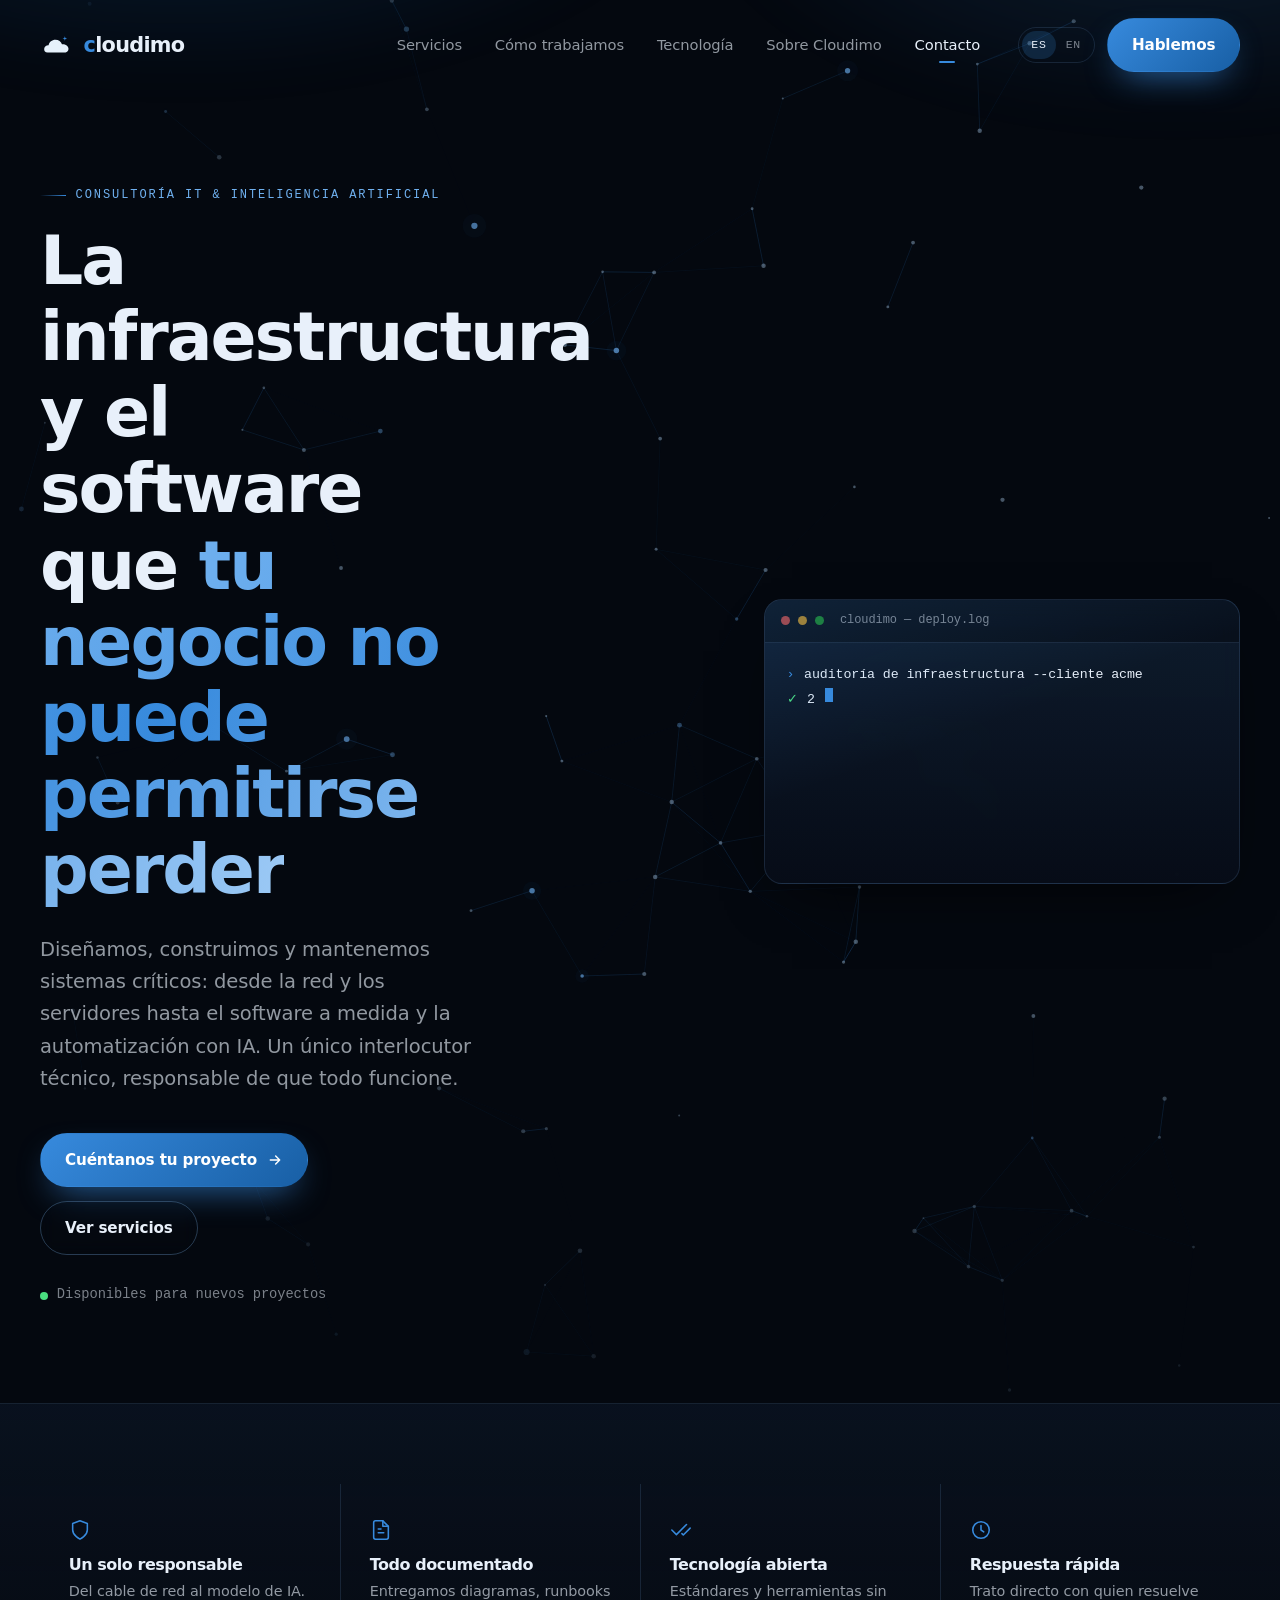
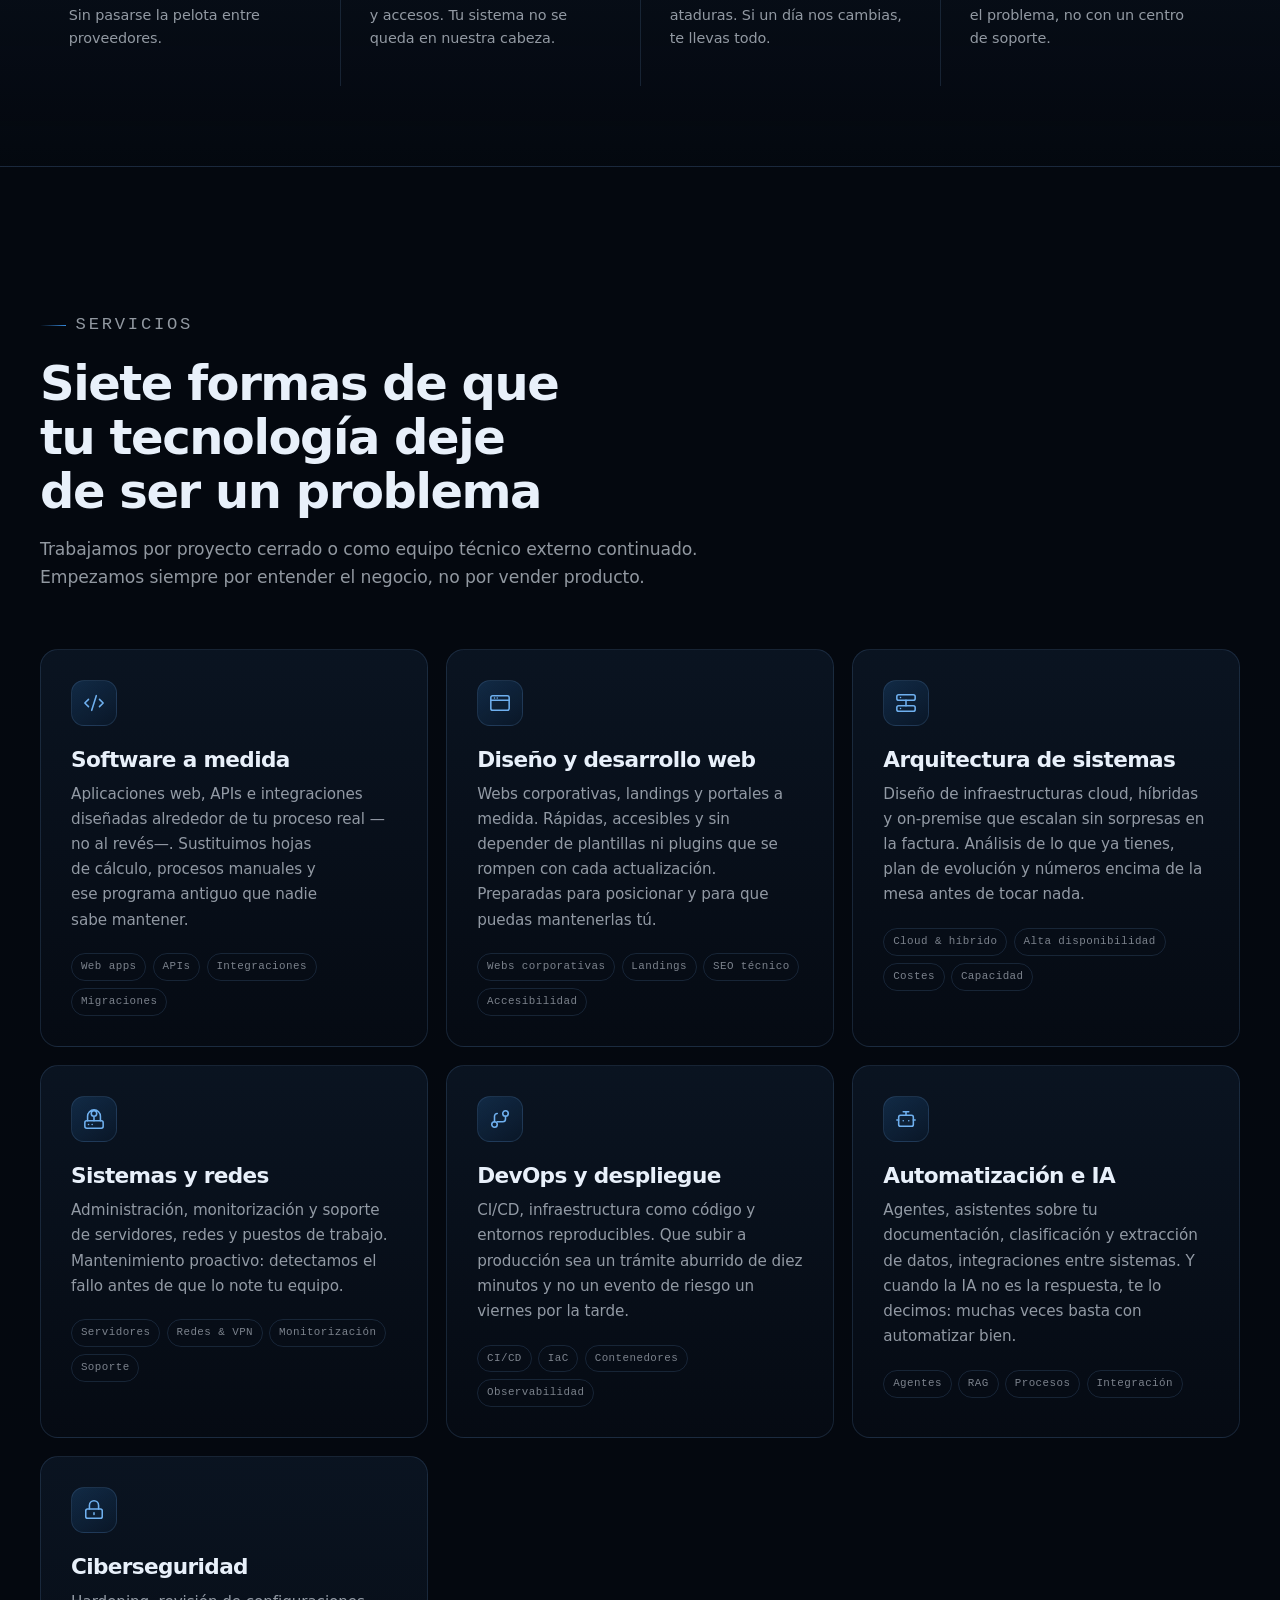
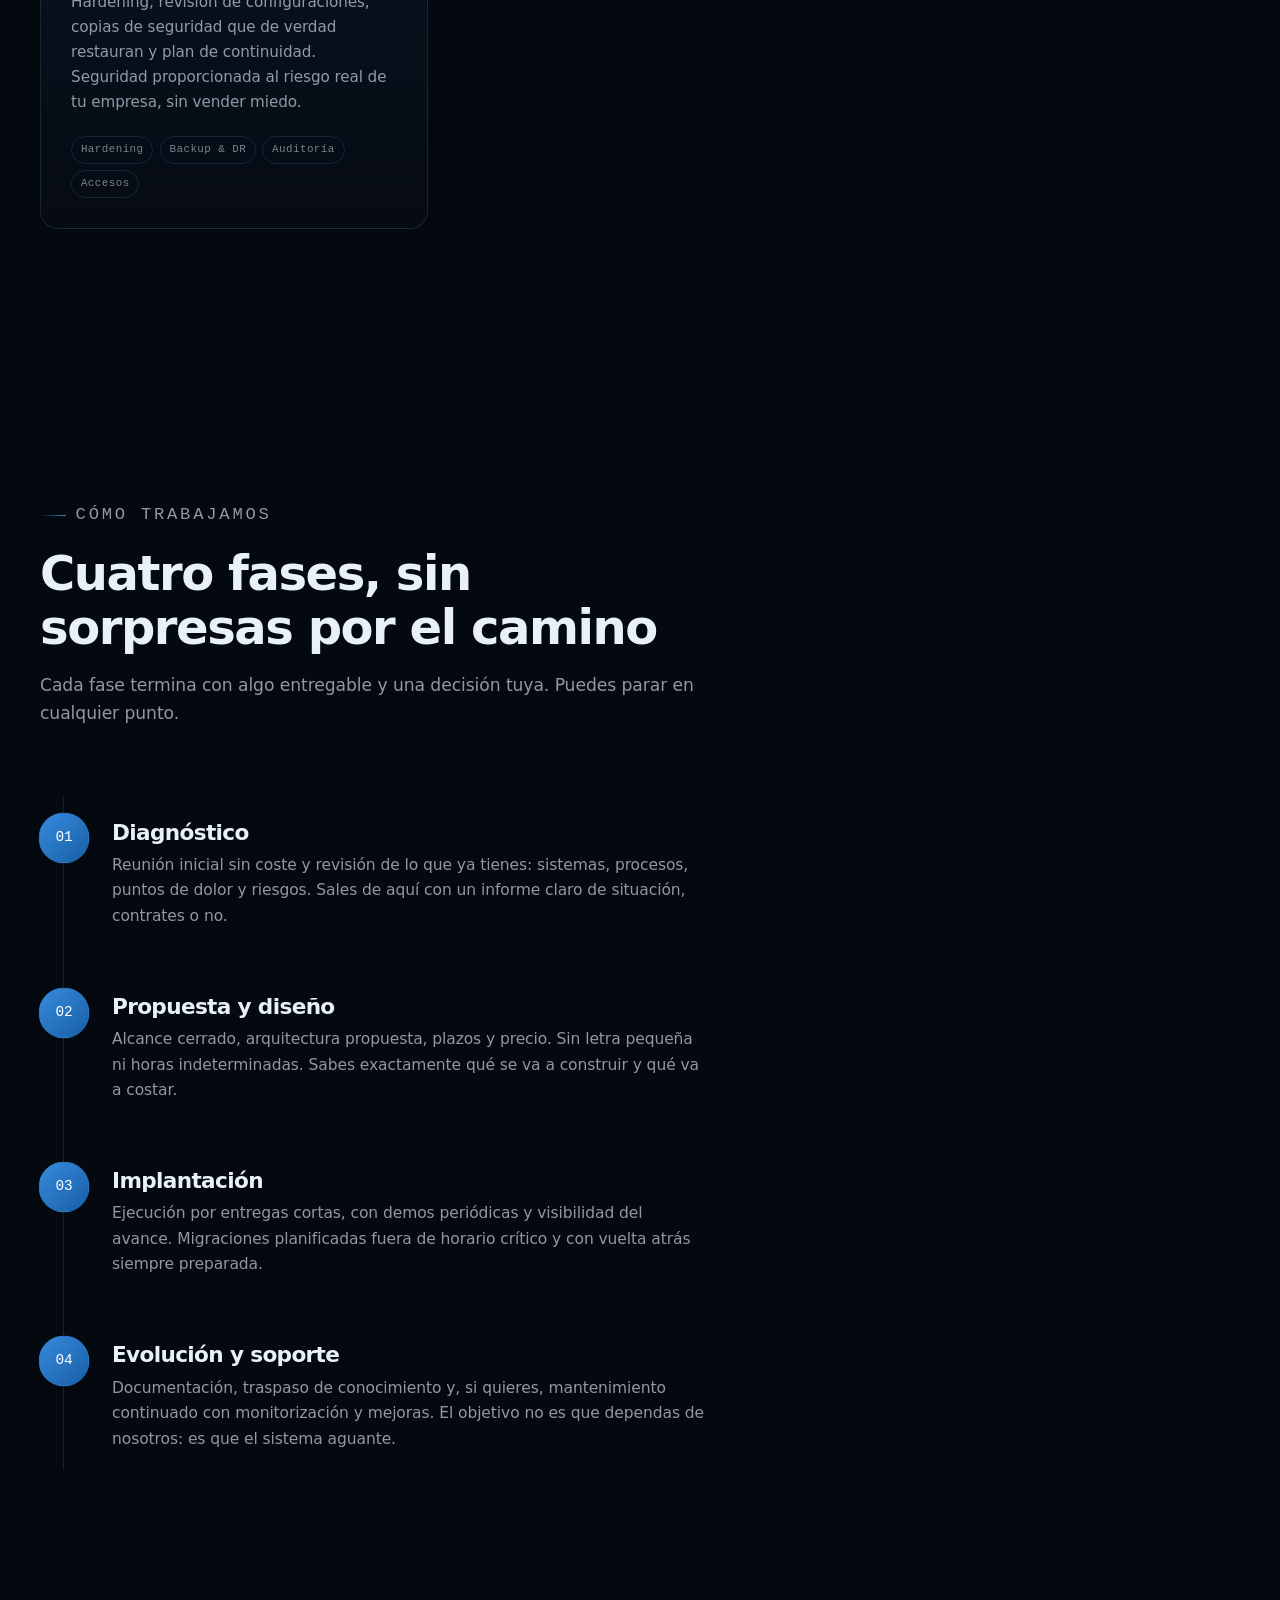
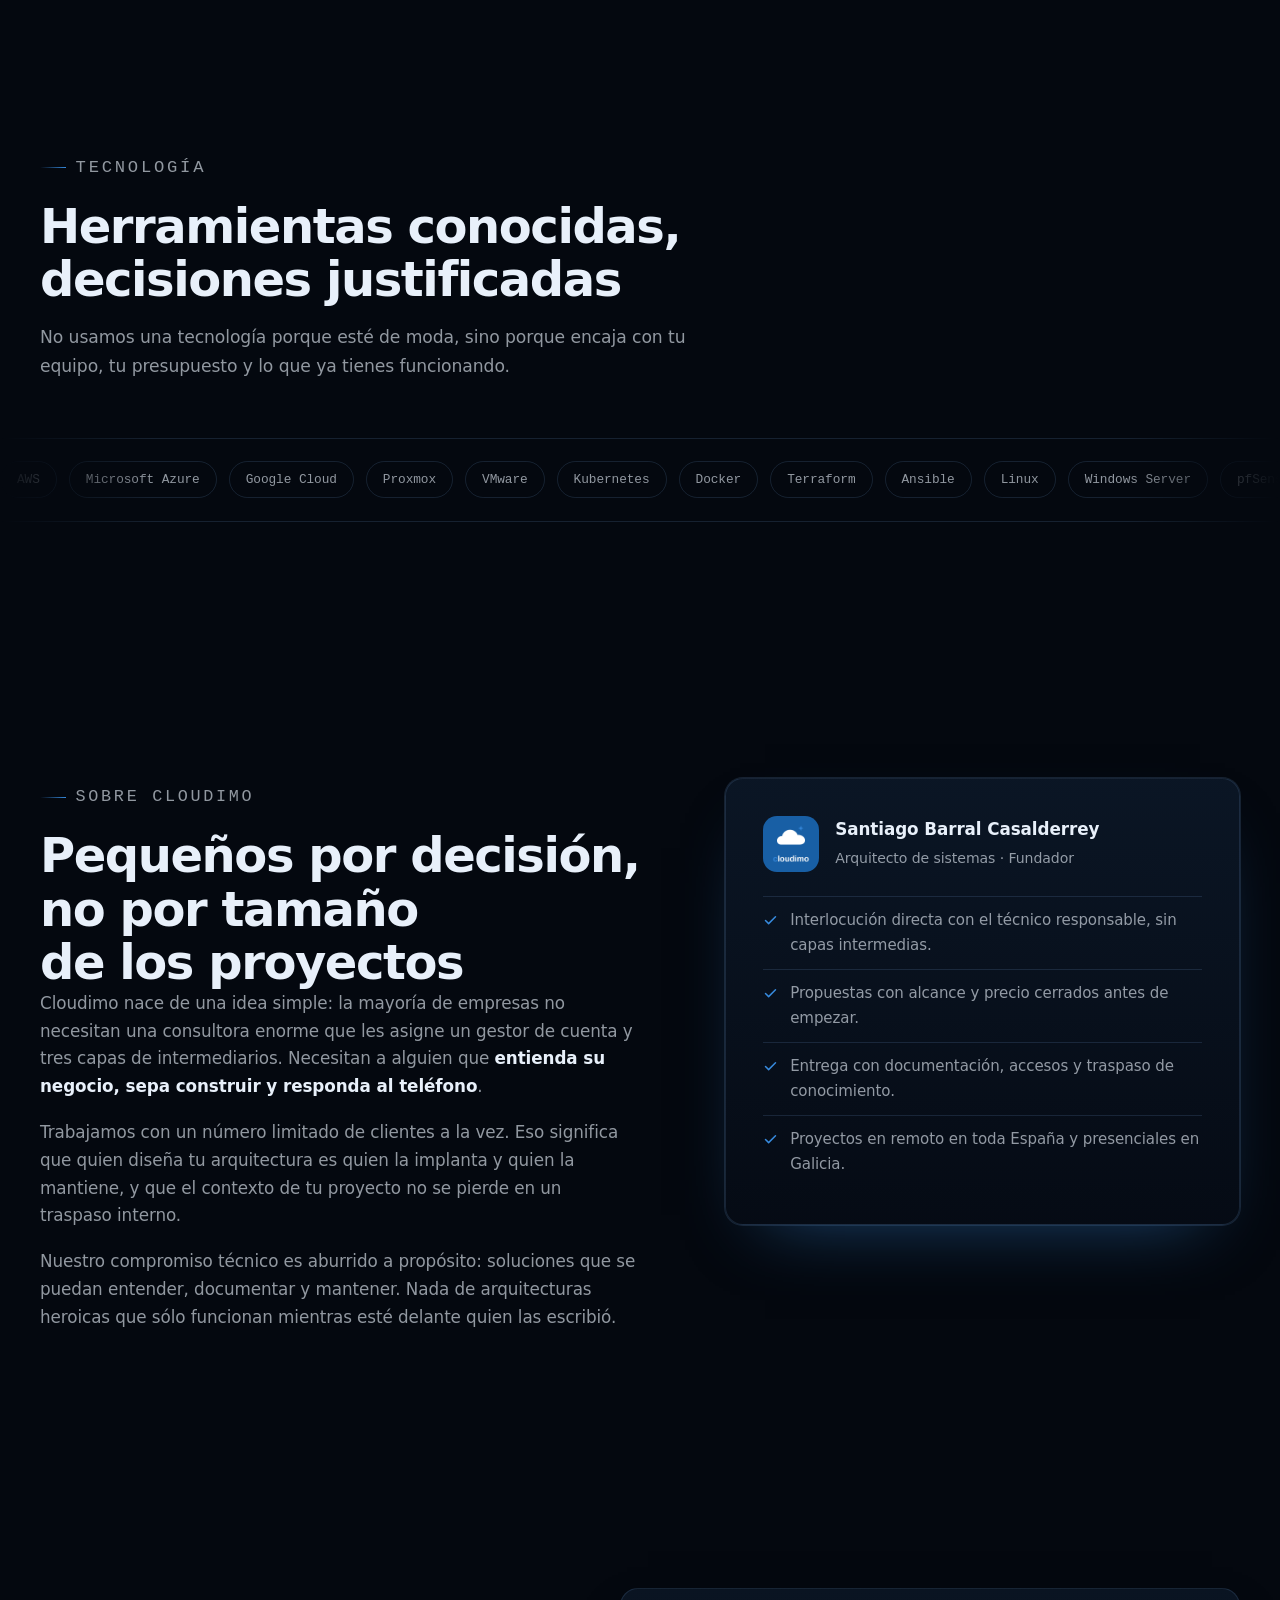
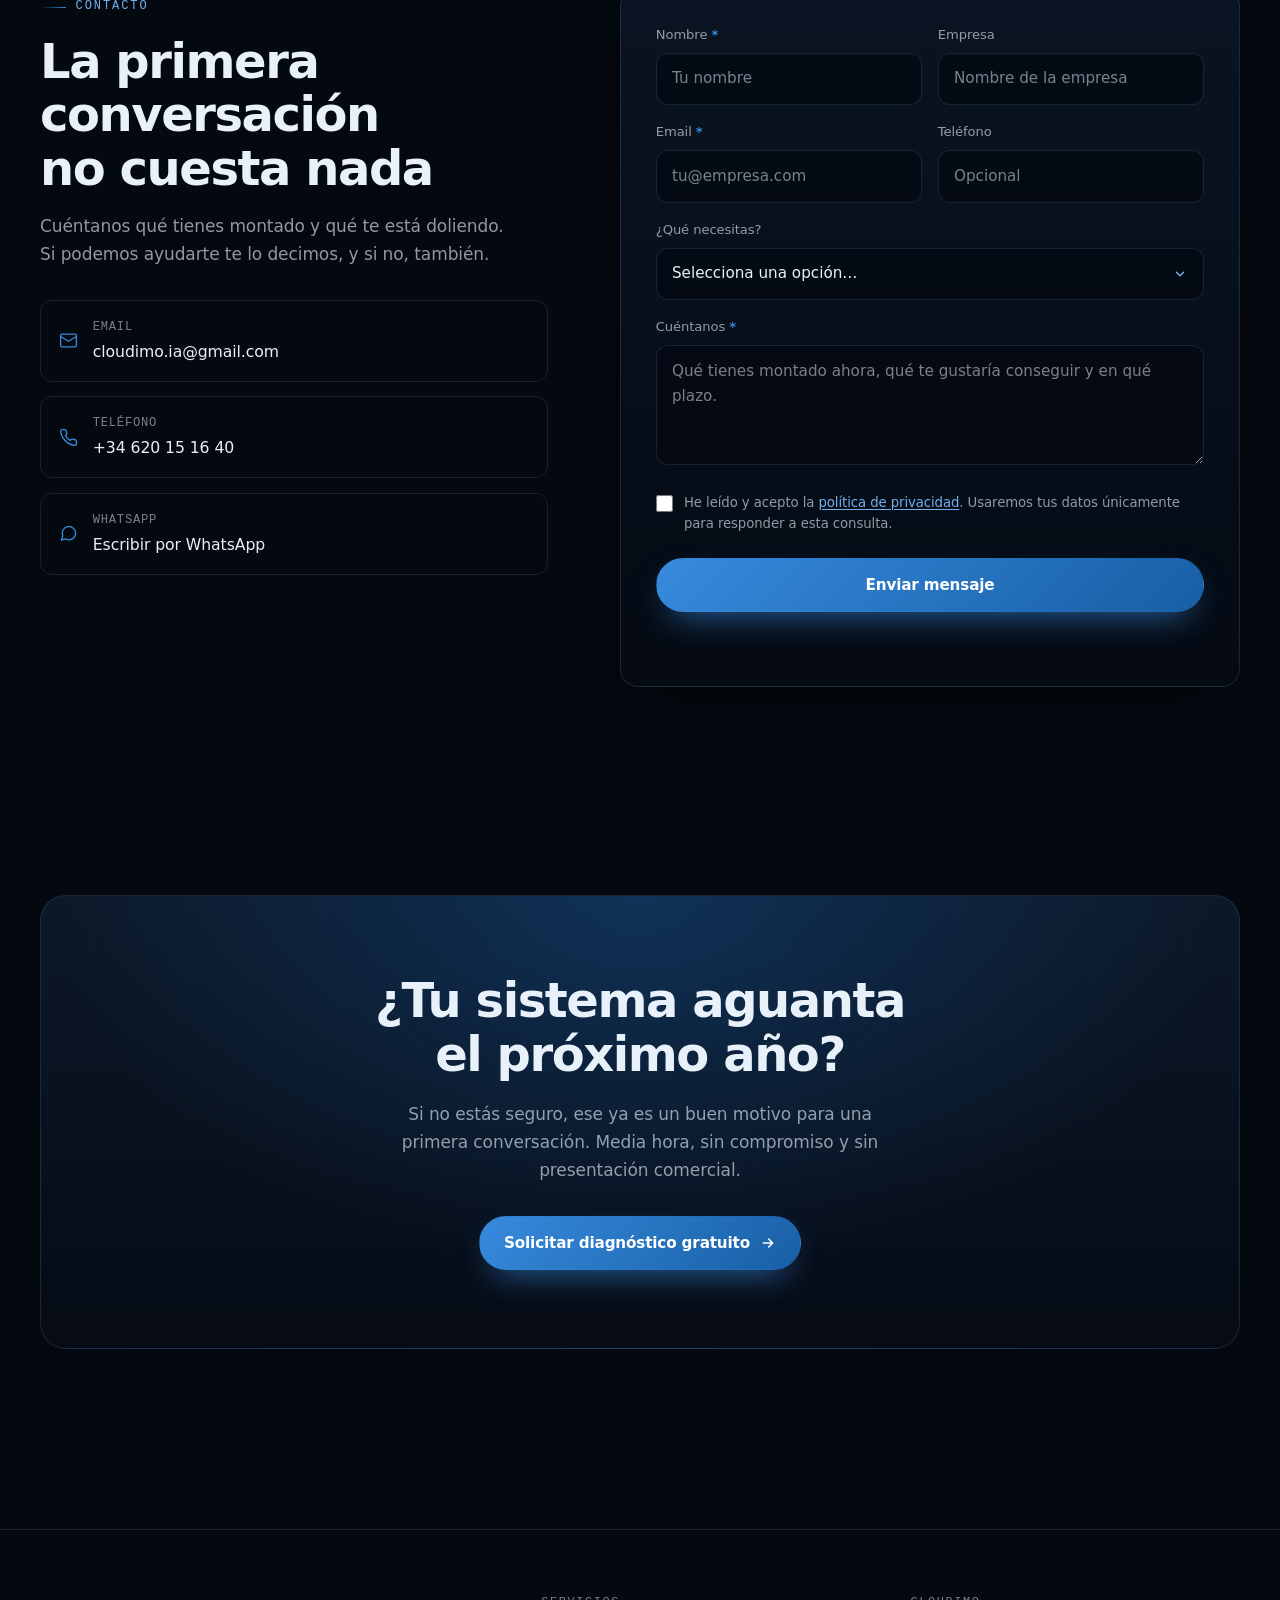
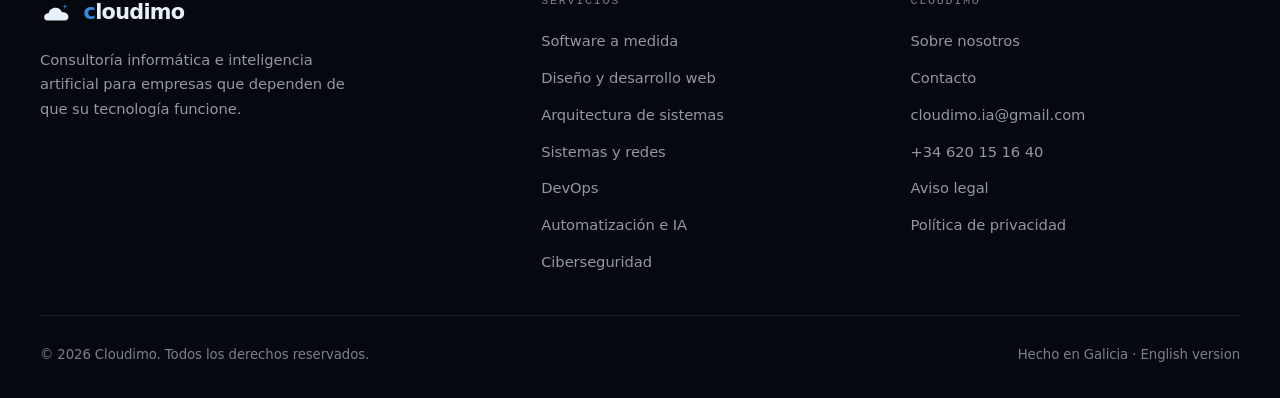
<file: index.html>
<!DOCTYPE html>
<html lang="es">
<head>
<meta charset="utf-8">
<meta name="viewport" content="width=device-width, initial-scale=1">
<title>Cloudimo — Consultoría IT e Inteligencia Artificial</title>
<meta name="description" content="Consultoría informática e IA: diseño y desarrollo web, software a medida, arquitectura de sistemas, DevOps, redes, automatización y ciberseguridad para empresas.">
<meta name="author" content="Cloudimo">
<meta name="theme-color" content="#04080F">
<link rel="canonical" href="https://cloudimo.es/">
<link rel="alternate" hreflang="es" href="https://cloudimo.es/">
<link rel="alternate" hreflang="en" href="https://cloudimo.es/en/">
<link rel="alternate" hreflang="x-default" href="https://cloudimo.es/">

<meta property="og:type" content="website">
<meta property="og:locale" content="es_ES">
<meta property="og:site_name" content="Cloudimo">
<meta property="og:title" content="Cloudimo — Consultoría IT e Inteligencia Artificial">
<meta property="og:description" content="Software a medida, arquitectura de sistemas, DevOps, redes, automatización con IA y ciberseguridad para empresas.">
<meta property="og:url" content="https://cloudimo.es/">
<meta property="og:image" content="https://cloudimo.es/assets/brand/png/cloudimo_badge_azul_1024.png">
<meta name="twitter:card" content="summary_large_image">

<link rel="icon" href="/favicon.ico" sizes="any">
<link rel="icon" href="/assets/brand/svg/cloudimo_icono_nube.svg" type="image/svg+xml">
<link rel="apple-touch-icon" href="/apple-touch-icon.png">
<link rel="manifest" href="/site.webmanifest">
<link rel="stylesheet" href="/assets/css/styles.css">
<script src="/assets/js/main.js" defer></script>

<script type="application/ld+json">
{
  "@context": "https://schema.org",
  "@type": "ProfessionalService",
  "name": "Cloudimo",
  "description": "Consultoría informática e inteligencia artificial: software a medida, arquitectura de sistemas, DevOps, mantenimiento de sistemas y redes, automatización y ciberseguridad.",
  "url": "https://cloudimo.es/",
  "logo": "https://cloudimo.es/assets/brand/png/cloudimo_badge_azul_1024.png",
  "image": "https://cloudimo.es/assets/brand/png/cloudimo_badge_azul_1024.png",
  "email": "cloudimo.ia@gmail.com",
  "telephone": "+34620151640",
  "areaServed": "ES",
  "availableLanguage": ["es", "en"],
  "founder": {
    "@type": "Person",
    "name": "Santiago Barral Casalderrey",
    "jobTitle": "Arquitecto de sistemas"
  },
  "knowsAbout": [
    "Diseño y desarrollo de páginas web", "Arquitectura de sistemas",
    "Desarrollo de software a medida", "DevOps",
    "Administración de sistemas y redes", "Inteligencia artificial aplicada",
    "Automatización de procesos", "Ciberseguridad"
  ]
}
</script>
</head>

<body>
<a class="skip-link" href="#main">Saltar al contenido</a>

<header class="site-header">
  <div class="shell">
    <a class="brand" href="/" aria-label="Cloudimo — inicio">
      <span class="brand__mark" aria-hidden="true">
        <svg viewBox="-15 -25 130 90" xmlns="http://www.w3.org/2000/svg">
          <path d="M14,50 C5,50 0,43 1,35 C2,27 10,21 18,22 C20,10 31,1 44,1 C56,1 66,8 69,18 C82,17 94,25 94,36 C94,45 86,50 76,50 Z" fill="#E6F1FB"/>
          <polygon points="80,-13 82.12,-6.12 89,-4 82.12,-1.88 80,5 77.88,-1.88 71,-4 77.88,-6.12" fill="#378ADD"/>
        </svg>
      </span>
      <span class="brand__word"><span>c</span>loudimo</span>
    </a>

    <nav class="nav" id="nav" aria-label="Navegación principal">
      <ul class="nav__list">
        <li><a class="nav__link" href="#servicios">Servicios</a></li>
        <li><a class="nav__link" href="#proceso">Cómo trabajamos</a></li>
        <li><a class="nav__link" href="#tecnologia">Tecnología</a></li>
        <li><a class="nav__link" href="#sobre">Sobre Cloudimo</a></li>
        <li><a class="nav__link" href="#contacto">Contacto</a></li>
      </ul>
    </nav>

    <div class="header-actions">
      <div class="lang-switch" aria-label="Idioma">
        <a href="/" aria-current="true" hreflang="es">ES</a>
        <a href="/en/" hreflang="en">EN</a>
      </div>
      <a class="btn btn--primary" href="#contacto">Hablemos</a>
      <button class="nav-toggle" type="button" aria-expanded="false" aria-controls="nav" aria-label="Abrir menú">
        <span></span><span></span><span></span>
      </button>
    </div>
  </div>
</header>

<main id="main">

  <!-- ================= HERO ================= -->
  <section class="hero">
    <canvas class="hero__canvas" aria-hidden="true"></canvas>
    <div class="shell hero__grid">
      <div class="hero__copy reveal">
        <p class="eyebrow">Consultoría IT &amp; Inteligencia Artificial</p>
        <h1>La infraestructura y el software que <span class="grad">tu negocio no puede permitirse perder</span></h1>
        <p class="hero__lead">
          Diseñamos, construimos y mantenemos sistemas críticos: desde la red y los
          servidores hasta el software a medida y la automatización con IA. Un único
          interlocutor técnico, responsable de que todo funcione.
        </p>
        <div class="hero__cta">
          <a class="btn btn--primary" href="#contacto">
            Cuéntanos tu proyecto
            <svg class="arw" width="16" height="16" viewBox="0 0 24 24" fill="none" stroke="currentColor" stroke-width="2.2" stroke-linecap="round" stroke-linejoin="round" aria-hidden="true"><path d="M5 12h14M13 6l6 6-6 6"/></svg>
          </a>
          <a class="btn btn--ghost" href="#servicios">Ver servicios</a>
        </div>
        <p class="hero__note"><span class="pulse" aria-hidden="true"></span> Disponibles para nuevos proyectos</p>
      </div>

      <div class="console reveal" style="--d:140ms" aria-hidden="true">
        <div class="console__bar">
          <span class="console__dot"></span><span class="console__dot"></span><span class="console__dot"></span>
          <span class="console__title">cloudimo — deploy.log</span>
        </div>
        <div class="console__body"></div>
      </div>
      <template id="console-lines">
        <span data-type="cmd">auditoría de infraestructura --cliente acme</span>
        <span data-type="ok">27 incidencias detectadas · 9 críticas</span>
        <span data-type="cmd">terraform apply --entorno produccion</span>
        <span data-type="ok">infraestructura reproducible en 11 min</span>
        <span data-type="cmd">pipeline ci/cd + monitorización activa</span>
        <span data-type="ok">despliegues sin cortes de servicio</span>
        <span data-type="dim">backup verificado · alertas conectadas · documentado</span>
      </template>
    </div>
  </section>

  <!-- ================= BANDA DE VALOR ================= -->
  <section class="valuebar section--tight" aria-label="Cómo trabajamos">
    <div class="shell">
      <div class="valuebar__grid">
        <div class="valuebar__item reveal">
          <div class="valuebar__icon"><svg width="22" height="22" viewBox="0 0 24 24" fill="none" stroke="currentColor" stroke-width="1.7" stroke-linecap="round" stroke-linejoin="round" aria-hidden="true"><path d="M12 22s8-4 8-10V5l-8-3-8 3v7c0 6 8 10 8 10z"/></svg></div>
          <h3>Un solo responsable</h3>
          <p>Del cable de red al modelo de IA. Sin pasarse la pelota entre proveedores.</p>
        </div>
        <div class="valuebar__item reveal" style="--d:80ms">
          <div class="valuebar__icon"><svg width="22" height="22" viewBox="0 0 24 24" fill="none" stroke="currentColor" stroke-width="1.7" stroke-linecap="round" stroke-linejoin="round" aria-hidden="true"><path d="M14 2H6a2 2 0 0 0-2 2v16a2 2 0 0 0 2 2h12a2 2 0 0 0 2-2V8z"/><path d="M14 2v6h6M9 15h6M9 11h3"/></svg></div>
          <h3>Todo documentado</h3>
          <p>Entregamos diagramas, runbooks y accesos. Tu sistema no se queda en nuestra cabeza.</p>
        </div>
        <div class="valuebar__item reveal" style="--d:160ms">
          <div class="valuebar__icon"><svg width="22" height="22" viewBox="0 0 24 24" fill="none" stroke="currentColor" stroke-width="1.7" stroke-linecap="round" stroke-linejoin="round" aria-hidden="true"><path d="M18 6 7 17l-5-5"/><path d="m22 10-7.5 7.5L13 16"/></svg></div>
          <h3>Tecnología abierta</h3>
          <p>Estándares y herramientas sin ataduras. Si un día nos cambias, te llevas todo.</p>
        </div>
        <div class="valuebar__item reveal" style="--d:240ms">
          <div class="valuebar__icon"><svg width="22" height="22" viewBox="0 0 24 24" fill="none" stroke="currentColor" stroke-width="1.7" stroke-linecap="round" stroke-linejoin="round" aria-hidden="true"><circle cx="12" cy="12" r="9"/><path d="M12 7v5l3 2"/></svg></div>
          <h3>Respuesta rápida</h3>
          <p>Trato directo con quien resuelve el problema, no con un centro de soporte.</p>
        </div>
      </div>
    </div>
  </section>

  <!-- ================= SERVICIOS ================= -->
  <section class="section" id="servicios">
    <div class="shell">
      <div class="section-head reveal">
        <p class="eyebrow">Servicios</p>
        <h2>Siete formas de que tu tecnología deje de ser un problema</h2>
        <p>
          Trabajamos por proyecto cerrado o como equipo técnico externo continuado.
          Empezamos siempre por entender el negocio, no por vender producto.
        </p>
      </div>

      <div class="cards">
        <article class="card reveal">
          <div class="card__icon"><svg width="22" height="22" viewBox="0 0 24 24" fill="none" stroke="currentColor" stroke-width="1.7" stroke-linecap="round" stroke-linejoin="round" aria-hidden="true"><path d="m18 16 4-4-4-4M6 8l-4 4 4 4M14.5 4l-5 16"/></svg></div>
          <h3>Software a medida</h3>
          <p>
            Aplicaciones web, APIs e integraciones diseñadas alrededor de tu proceso real
            —no al revés—. Sustituimos hojas de cálculo, procesos manuales y ese programa
            antiguo que nadie sabe mantener.
          </p>
          <ul class="card__tags"><li>Web apps</li><li>APIs</li><li>Integraciones</li><li>Migraciones</li></ul>
        </article>

        <article class="card reveal" style="--d:70ms">
          <div class="card__icon"><svg width="22" height="22" viewBox="0 0 24 24" fill="none" stroke="currentColor" stroke-width="1.7" stroke-linecap="round" stroke-linejoin="round" aria-hidden="true"><rect x="2" y="4" width="20" height="16" rx="2"/><path d="M2 9h20M6 6.5h.01M9 6.5h.01"/></svg></div>
          <h3>Diseño y desarrollo web</h3>
          <p>
            Webs corporativas, landings y portales a medida. Rápidas, accesibles y sin
            depender de plantillas ni plugins que se rompen con cada actualización.
            Preparadas para posicionar y para que puedas mantenerlas tú.
          </p>
          <ul class="card__tags"><li>Webs corporativas</li><li>Landings</li><li>SEO técnico</li><li>Accesibilidad</li></ul>
        </article>

        <article class="card reveal" style="--d:140ms">
          <div class="card__icon"><svg width="22" height="22" viewBox="0 0 24 24" fill="none" stroke="currentColor" stroke-width="1.7" stroke-linecap="round" stroke-linejoin="round" aria-hidden="true"><rect x="2" y="3" width="20" height="6" rx="2"/><rect x="2" y="15" width="20" height="6" rx="2"/><path d="M6 6h.01M6 18h.01M12 9v6"/></svg></div>
          <h3>Arquitectura de sistemas</h3>
          <p>
            Diseño de infraestructuras cloud, híbridas y on-premise que escalan sin
            sorpresas en la factura. Análisis de lo que ya tienes, plan de evolución y
            números encima de la mesa antes de tocar nada.
          </p>
          <ul class="card__tags"><li>Cloud &amp; híbrido</li><li>Alta disponibilidad</li><li>Costes</li><li>Capacidad</li></ul>
        </article>

        <article class="card reveal" style="--d:210ms">
          <div class="card__icon"><svg width="22" height="22" viewBox="0 0 24 24" fill="none" stroke="currentColor" stroke-width="1.7" stroke-linecap="round" stroke-linejoin="round" aria-hidden="true"><rect x="2" y="14" width="20" height="8" rx="2"/><path d="M6 18h.01M10 18h.01"/><path d="M12 14V9m0 0a3 3 0 1 0 0-6 3 3 0 0 0 0 6zM5 14V9a7 7 0 0 1 14 0v5"/></svg></div>
          <h3>Sistemas y redes</h3>
          <p>
            Administración, monitorización y soporte de servidores, redes y puestos de
            trabajo. Mantenimiento proactivo: detectamos el fallo antes de que lo note
            tu equipo.
          </p>
          <ul class="card__tags"><li>Servidores</li><li>Redes &amp; VPN</li><li>Monitorización</li><li>Soporte</li></ul>
        </article>

        <article class="card reveal" style="--d:280ms">
          <div class="card__icon"><svg width="22" height="22" viewBox="0 0 24 24" fill="none" stroke="currentColor" stroke-width="1.7" stroke-linecap="round" stroke-linejoin="round" aria-hidden="true"><circle cx="18" cy="6" r="3"/><circle cx="6" cy="18" r="3"/><path d="M18 9v3a3 3 0 0 1-3 3H9M6 15V9a3 3 0 0 1 3-3"/></svg></div>
          <h3>DevOps y despliegue</h3>
          <p>
            CI/CD, infraestructura como código y entornos reproducibles. Que subir a
            producción sea un trámite aburrido de diez minutos y no un evento de riesgo
            un viernes por la tarde.
          </p>
          <ul class="card__tags"><li>CI/CD</li><li>IaC</li><li>Contenedores</li><li>Observabilidad</li></ul>
        </article>

        <article class="card reveal" style="--d:350ms">
          <div class="card__icon"><svg width="22" height="22" viewBox="0 0 24 24" fill="none" stroke="currentColor" stroke-width="1.7" stroke-linecap="round" stroke-linejoin="round" aria-hidden="true"><rect x="4" y="8" width="16" height="12" rx="2"/><path d="M12 8V4M9 4h6M9 14h.01M15 14h.01M2 13h2M20 13h2"/></svg></div>
          <h3>Automatización e IA</h3>
          <p>
            Agentes, asistentes sobre tu documentación, clasificación y extracción de
            datos, integraciones entre sistemas. Y cuando la IA no es la respuesta, te lo
            decimos: muchas veces basta con automatizar bien.
          </p>
          <ul class="card__tags"><li>Agentes</li><li>RAG</li><li>Procesos</li><li>Integración</li></ul>
        </article>

        <article class="card reveal" style="--d:420ms">
          <div class="card__icon"><svg width="22" height="22" viewBox="0 0 24 24" fill="none" stroke="currentColor" stroke-width="1.7" stroke-linecap="round" stroke-linejoin="round" aria-hidden="true"><rect x="3" y="11" width="18" height="10" rx="2"/><path d="M7 11V7a5 5 0 0 1 10 0v4M12 15v2"/></svg></div>
          <h3>Ciberseguridad</h3>
          <p>
            Hardening, revisión de configuraciones, copias de seguridad que de verdad
            restauran y plan de continuidad. Seguridad proporcionada al riesgo real de tu
            empresa, sin vender miedo.
          </p>
          <ul class="card__tags"><li>Hardening</li><li>Backup &amp; DR</li><li>Auditoría</li><li>Accesos</li></ul>
        </article>
      </div>
    </div>
  </section>

  <!-- ================= PROCESO ================= -->
  <section class="section" id="proceso">
    <div class="shell">
      <div class="section-head reveal">
        <p class="eyebrow">Cómo trabajamos</p>
        <h2>Cuatro fases, sin sorpresas por el camino</h2>
        <p>Cada fase termina con algo entregable y una decisión tuya. Puedes parar en cualquier punto.</p>
      </div>

      <div class="process">
        <div class="process__line" aria-hidden="true"></div>

        <div class="step">
          <div class="step__num">01</div>
          <div class="step__body">
            <h3>Diagnóstico</h3>
            <p>
              Reunión inicial sin coste y revisión de lo que ya tienes: sistemas, procesos,
              puntos de dolor y riesgos. Sales de aquí con un informe claro de situación,
              contrates o no.
            </p>
          </div>
        </div>

        <div class="step">
          <div class="step__num">02</div>
          <div class="step__body">
            <h3>Propuesta y diseño</h3>
            <p>
              Alcance cerrado, arquitectura propuesta, plazos y precio. Sin letra pequeña
              ni horas indeterminadas. Sabes exactamente qué se va a construir y qué va
              a costar.
            </p>
          </div>
        </div>

        <div class="step">
          <div class="step__num">03</div>
          <div class="step__body">
            <h3>Implantación</h3>
            <p>
              Ejecución por entregas cortas, con demos periódicas y visibilidad del avance.
              Migraciones planificadas fuera de horario crítico y con vuelta atrás
              siempre preparada.
            </p>
          </div>
        </div>

        <div class="step">
          <div class="step__num">04</div>
          <div class="step__body">
            <h3>Evolución y soporte</h3>
            <p>
              Documentación, traspaso de conocimiento y, si quieres, mantenimiento continuado
              con monitorización y mejoras. El objetivo no es que dependas de nosotros: es
              que el sistema aguante.
            </p>
          </div>
        </div>
      </div>
    </div>
  </section>

  <!-- ================= TECNOLOGÍA ================= -->
  <section class="section" id="tecnologia">
    <div class="shell">
      <div class="section-head reveal">
        <p class="eyebrow">Tecnología</p>
        <h2>Herramientas conocidas, decisiones justificadas</h2>
        <p>
          No usamos una tecnología porque esté de moda, sino porque encaja con tu equipo,
          tu presupuesto y lo que ya tienes funcionando.
        </p>
      </div>
    </div>

    <div class="marquee reveal" aria-label="Tecnologías con las que trabajamos">
      <div class="marquee__track">
        <span class="marquee__item">AWS</span>
        <span class="marquee__item">Microsoft Azure</span>
        <span class="marquee__item">Google Cloud</span>
        <span class="marquee__item">Proxmox</span>
        <span class="marquee__item">VMware</span>
        <span class="marquee__item">Kubernetes</span>
        <span class="marquee__item">Docker</span>
        <span class="marquee__item">Terraform</span>
        <span class="marquee__item">Ansible</span>
        <span class="marquee__item">Linux</span>
        <span class="marquee__item">Windows Server</span>
        <span class="marquee__item">pfSense</span>
        <span class="marquee__item">Zabbix</span>
        <span class="marquee__item">Grafana</span>
        <span class="marquee__item">Prometheus</span>
        <span class="marquee__item">PostgreSQL</span>
        <span class="marquee__item">Python</span>
        <span class="marquee__item">TypeScript</span>
        <span class="marquee__item">Node.js</span>
        <span class="marquee__item">.NET</span>
        <span class="marquee__item">GitHub Actions</span>
        <span class="marquee__item">GitLab CI</span>
        <span class="marquee__item">Claude</span>
        <span class="marquee__item">n8n</span>
        <span class="marquee__item">Veeam</span>
      </div>
    </div>
  </section>

  <!-- ================= SOBRE ================= -->
  <section class="section" id="sobre">
    <div class="shell about__grid">
      <div class="about__body reveal">
        <p class="eyebrow">Sobre Cloudimo</p>
        <h2>Pequeños por decisión, no por tamaño de los proyectos</h2>
        <p>
          Cloudimo nace de una idea simple: la mayoría de empresas no necesitan una
          consultora enorme que les asigne un gestor de cuenta y tres capas de
          intermediarios. Necesitan a alguien que <strong>entienda su negocio, sepa
          construir y responda al teléfono</strong>.
        </p>
        <p>
          Trabajamos con un número limitado de clientes a la vez. Eso significa que quien
          diseña tu arquitectura es quien la implanta y quien la mantiene, y que el
          contexto de tu proyecto no se pierde en un traspaso interno.
        </p>
        <p>
          Nuestro compromiso técnico es aburrido a propósito: soluciones que se puedan
          entender, documentar y mantener. Nada de arquitecturas heroicas que sólo funcionan
          mientras esté delante quien las escribió.
        </p>
      </div>

      <aside class="about__panel reveal" style="--d:120ms">
        <div class="person">
          <img src="/assets/brand/png/cloudimo_badge_azul_1024.png" alt="" width="56" height="56" loading="lazy">
          <div>
            <strong>Santiago Barral Casalderrey</strong>
            <span>Arquitecto de sistemas · Fundador</span>
          </div>
        </div>
        <ul class="factlist">
          <li>
            <svg width="15" height="15" viewBox="0 0 24 24" fill="none" stroke="currentColor" stroke-width="2.4" stroke-linecap="round" stroke-linejoin="round" aria-hidden="true"><path d="M20 6 9 17l-5-5"/></svg>
            Interlocución directa con el técnico responsable, sin capas intermedias.
          </li>
          <li>
            <svg width="15" height="15" viewBox="0 0 24 24" fill="none" stroke="currentColor" stroke-width="2.4" stroke-linecap="round" stroke-linejoin="round" aria-hidden="true"><path d="M20 6 9 17l-5-5"/></svg>
            Propuestas con alcance y precio cerrados antes de empezar.
          </li>
          <li>
            <svg width="15" height="15" viewBox="0 0 24 24" fill="none" stroke="currentColor" stroke-width="2.4" stroke-linecap="round" stroke-linejoin="round" aria-hidden="true"><path d="M20 6 9 17l-5-5"/></svg>
            Entrega con documentación, accesos y traspaso de conocimiento.
          </li>
          <li>
            <svg width="15" height="15" viewBox="0 0 24 24" fill="none" stroke="currentColor" stroke-width="2.4" stroke-linecap="round" stroke-linejoin="round" aria-hidden="true"><path d="M20 6 9 17l-5-5"/></svg>
            Proyectos en remoto en toda España y presenciales en Galicia.
          </li>
        </ul>
      </aside>
    </div>
  </section>

  <!-- ================= CONTACTO ================= -->
  <section class="section" id="contacto">
    <div class="shell contact__grid">
      <div class="reveal">
        <p class="eyebrow">Contacto</p>
        <h2>La primera conversación no cuesta nada</h2>
        <p style="color:var(--text-muted); margin-top:1rem; max-width:44ch;">
          Cuéntanos qué tienes montado y qué te está doliendo. Si podemos ayudarte te lo
          decimos, y si no, también.
        </p>

        <div class="contact-direct">
          <a href="mailto:cloudimo.ia@gmail.com">
            <svg width="19" height="19" viewBox="0 0 24 24" fill="none" stroke="currentColor" stroke-width="1.7" stroke-linecap="round" stroke-linejoin="round" aria-hidden="true"><rect x="2" y="4" width="20" height="16" rx="2"/><path d="m2 7 10 6 10-6"/></svg>
            <div><span>Email</span><strong>cloudimo.ia@gmail.com</strong></div>
          </a>
          <a href="tel:+34620151640">
            <svg width="19" height="19" viewBox="0 0 24 24" fill="none" stroke="currentColor" stroke-width="1.7" stroke-linecap="round" stroke-linejoin="round" aria-hidden="true"><path d="M22 16.9v3a2 2 0 0 1-2.2 2 19.8 19.8 0 0 1-8.6-3.1 19.5 19.5 0 0 1-6-6A19.8 19.8 0 0 1 2.1 4.2 2 2 0 0 1 4.1 2h3a2 2 0 0 1 2 1.7c.1 1 .4 1.9.7 2.8a2 2 0 0 1-.5 2.1L8.1 9.8a16 16 0 0 0 6 6l1.2-1.2a2 2 0 0 1 2.1-.5c.9.3 1.8.6 2.8.7a2 2 0 0 1 1.8 2.1z"/></svg>
            <div><span>Teléfono</span><strong>+34 620 15 16 40</strong></div>
          </a>
          <a href="https://wa.me/34620151640" target="_blank" rel="noopener">
            <svg width="19" height="19" viewBox="0 0 24 24" fill="none" stroke="currentColor" stroke-width="1.7" stroke-linecap="round" stroke-linejoin="round" aria-hidden="true"><path d="M21 11.5a8.4 8.4 0 0 1-12.6 7.3L3 20.5l1.8-5.2A8.5 8.5 0 1 1 21 11.5z"/></svg>
            <div><span>WhatsApp</span><strong>Escribir por WhatsApp</strong></div>
          </a>
        </div>
      </div>

      <!-- Sustituye TU_ID_DE_FORMSPREE por el identificador de tu formulario -->
      <form class="form reveal" id="contact-form" style="--d:120ms"
            action="https://formspree.io/f/xyegkjjp" method="POST">
        <div class="form__row">
          <label class="field">
            <span>Nombre <b class="req">*</b></span>
            <input type="text" name="nombre" required autocomplete="name" placeholder="Tu nombre">
          </label>
          <label class="field">
            <span>Empresa</span>
            <input type="text" name="empresa" autocomplete="organization" placeholder="Nombre de la empresa">
          </label>
        </div>

        <div class="form__row">
          <label class="field">
            <span>Email <b class="req">*</b></span>
            <input type="email" name="email" required autocomplete="email" placeholder="tu@empresa.com">
          </label>
          <label class="field">
            <span>Teléfono</span>
            <input type="tel" name="telefono" autocomplete="tel" placeholder="Opcional">
          </label>
        </div>

        <label class="field">
          <span>¿Qué necesitas?</span>
          <select name="servicio">
            <option value="">Selecciona una opción…</option>
            <option>Software a medida</option>
            <option>Diseño y desarrollo web</option>
            <option>Arquitectura de sistemas</option>
            <option>Mantenimiento de sistemas y redes</option>
            <option>DevOps y despliegue</option>
            <option>Automatización e IA</option>
            <option>Ciberseguridad</option>
            <option>Aún no lo tengo claro</option>
          </select>
        </label>

        <label class="field">
          <span>Cuéntanos <b class="req">*</b></span>
          <textarea name="mensaje" required placeholder="Qué tienes montado ahora, qué te gustaría conseguir y en qué plazo."></textarea>
        </label>

        <input class="hp" type="text" name="_gotcha" tabindex="-1" autocomplete="off" aria-hidden="true">

        <label class="consent">
          <input type="checkbox" name="consentimiento" required>
          <span>He leído y acepto la <a href="/legal/privacidad.html">política de privacidad</a>. Usaremos tus datos únicamente para responder a esta consulta.</span>
        </label>

        <button class="btn btn--primary btn--block" type="submit">Enviar mensaje</button>
        <p class="form__status" role="status" aria-live="polite"></p>
      </form>
    </div>
  </section>

  <!-- ================= CTA FINAL ================= -->
  <section class="section section--tight">
    <div class="shell">
      <div class="cta-band reveal">
        <h2>¿Tu sistema aguanta el próximo año?</h2>
        <p>
          Si no estás seguro, ese ya es un buen motivo para una primera conversación.
          Media hora, sin compromiso y sin presentación comercial.
        </p>
        <a class="btn btn--primary" href="#contacto">
          Solicitar diagnóstico gratuito
          <svg class="arw" width="16" height="16" viewBox="0 0 24 24" fill="none" stroke="currentColor" stroke-width="2.2" stroke-linecap="round" stroke-linejoin="round" aria-hidden="true"><path d="M5 12h14M13 6l6 6-6 6"/></svg>
        </a>
      </div>
    </div>
  </section>

</main>

<footer class="site-footer footer">
  <div class="shell">
    <div class="footer__grid">
      <div class="footer__about">
        <a class="brand" href="/">
          <span class="brand__mark" aria-hidden="true">
            <svg viewBox="-15 -25 130 90" xmlns="http://www.w3.org/2000/svg">
              <path d="M14,50 C5,50 0,43 1,35 C2,27 10,21 18,22 C20,10 31,1 44,1 C56,1 66,8 69,18 C82,17 94,25 94,36 C94,45 86,50 76,50 Z" fill="#E6F1FB"/>
              <polygon points="80,-13 82.12,-6.12 89,-4 82.12,-1.88 80,5 77.88,-1.88 71,-4 77.88,-6.12" fill="#378ADD"/>
            </svg>
          </span>
          <span class="brand__word"><span>c</span>loudimo</span>
        </a>
        <p>Consultoría informática e inteligencia artificial para empresas que dependen de que su tecnología funcione.</p>
      </div>

      <div>
        <h4>Servicios</h4>
        <ul class="footer__links">
          <li><a href="#servicios">Software a medida</a></li>
          <li><a href="#servicios">Diseño y desarrollo web</a></li>
          <li><a href="#servicios">Arquitectura de sistemas</a></li>
          <li><a href="#servicios">Sistemas y redes</a></li>
          <li><a href="#servicios">DevOps</a></li>
          <li><a href="#servicios">Automatización e IA</a></li>
          <li><a href="#servicios">Ciberseguridad</a></li>
        </ul>
      </div>

      <div>
        <h4>Cloudimo</h4>
        <ul class="footer__links">
          <li><a href="#sobre">Sobre nosotros</a></li>
          <li><a href="#contacto">Contacto</a></li>
          <li><a href="mailto:cloudimo.ia@gmail.com">cloudimo.ia@gmail.com</a></li>
          <li><a href="tel:+34620151640">+34 620 15 16 40</a></li>
          <li><a href="/legal/aviso-legal.html">Aviso legal</a></li>
          <li><a href="/legal/privacidad.html">Política de privacidad</a></li>
        </ul>
      </div>
    </div>

    <div class="footer__bottom">
      <p>© <span data-year></span> Cloudimo. Todos los derechos reservados.</p>
      <p>Hecho en Galicia · <a href="/en/" hreflang="en">English version</a></p>
    </div>
  </div>
</footer>

<button class="to-top" type="button" aria-label="Volver arriba">
  <svg width="18" height="18" viewBox="0 0 24 24" fill="none" stroke="currentColor" stroke-width="2.2" stroke-linecap="round" stroke-linejoin="round" aria-hidden="true"><path d="M12 19V5M5 12l7-7 7 7"/></svg>
</button>

</body>
</html>
</file>
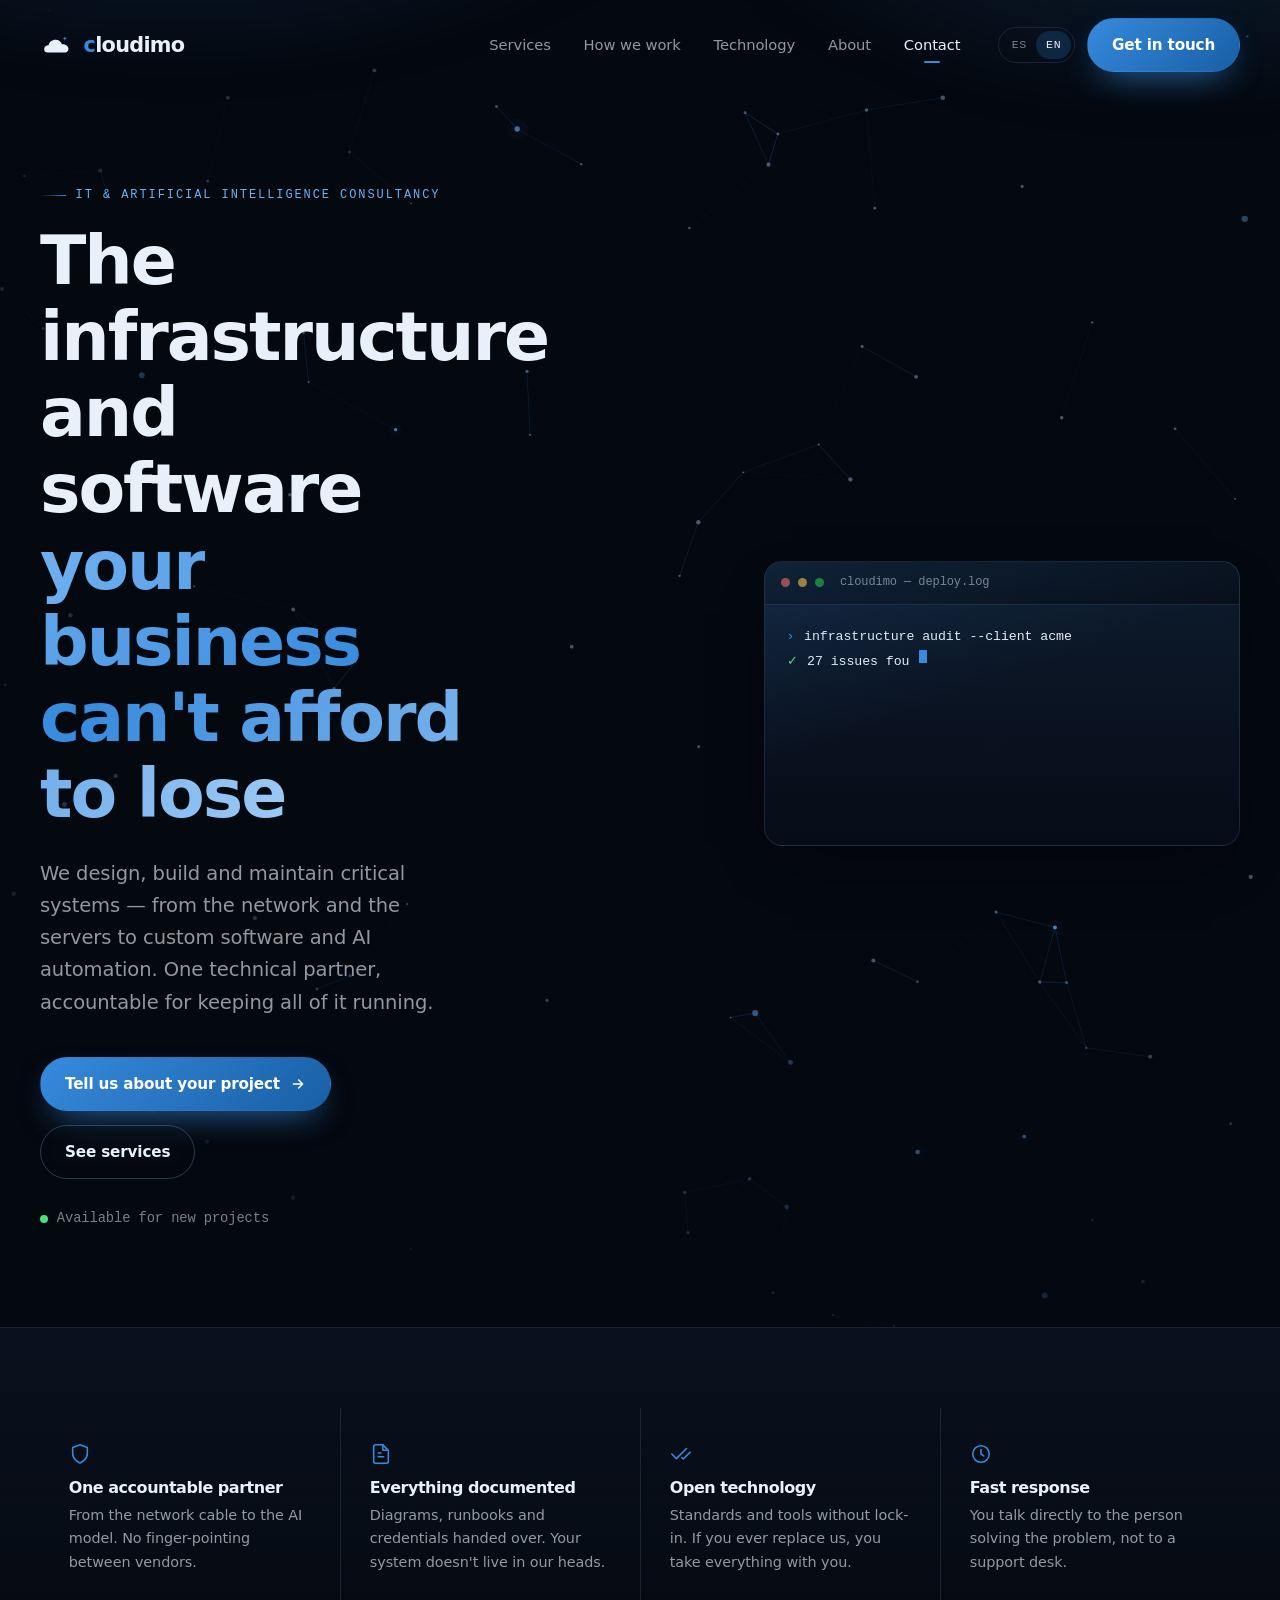
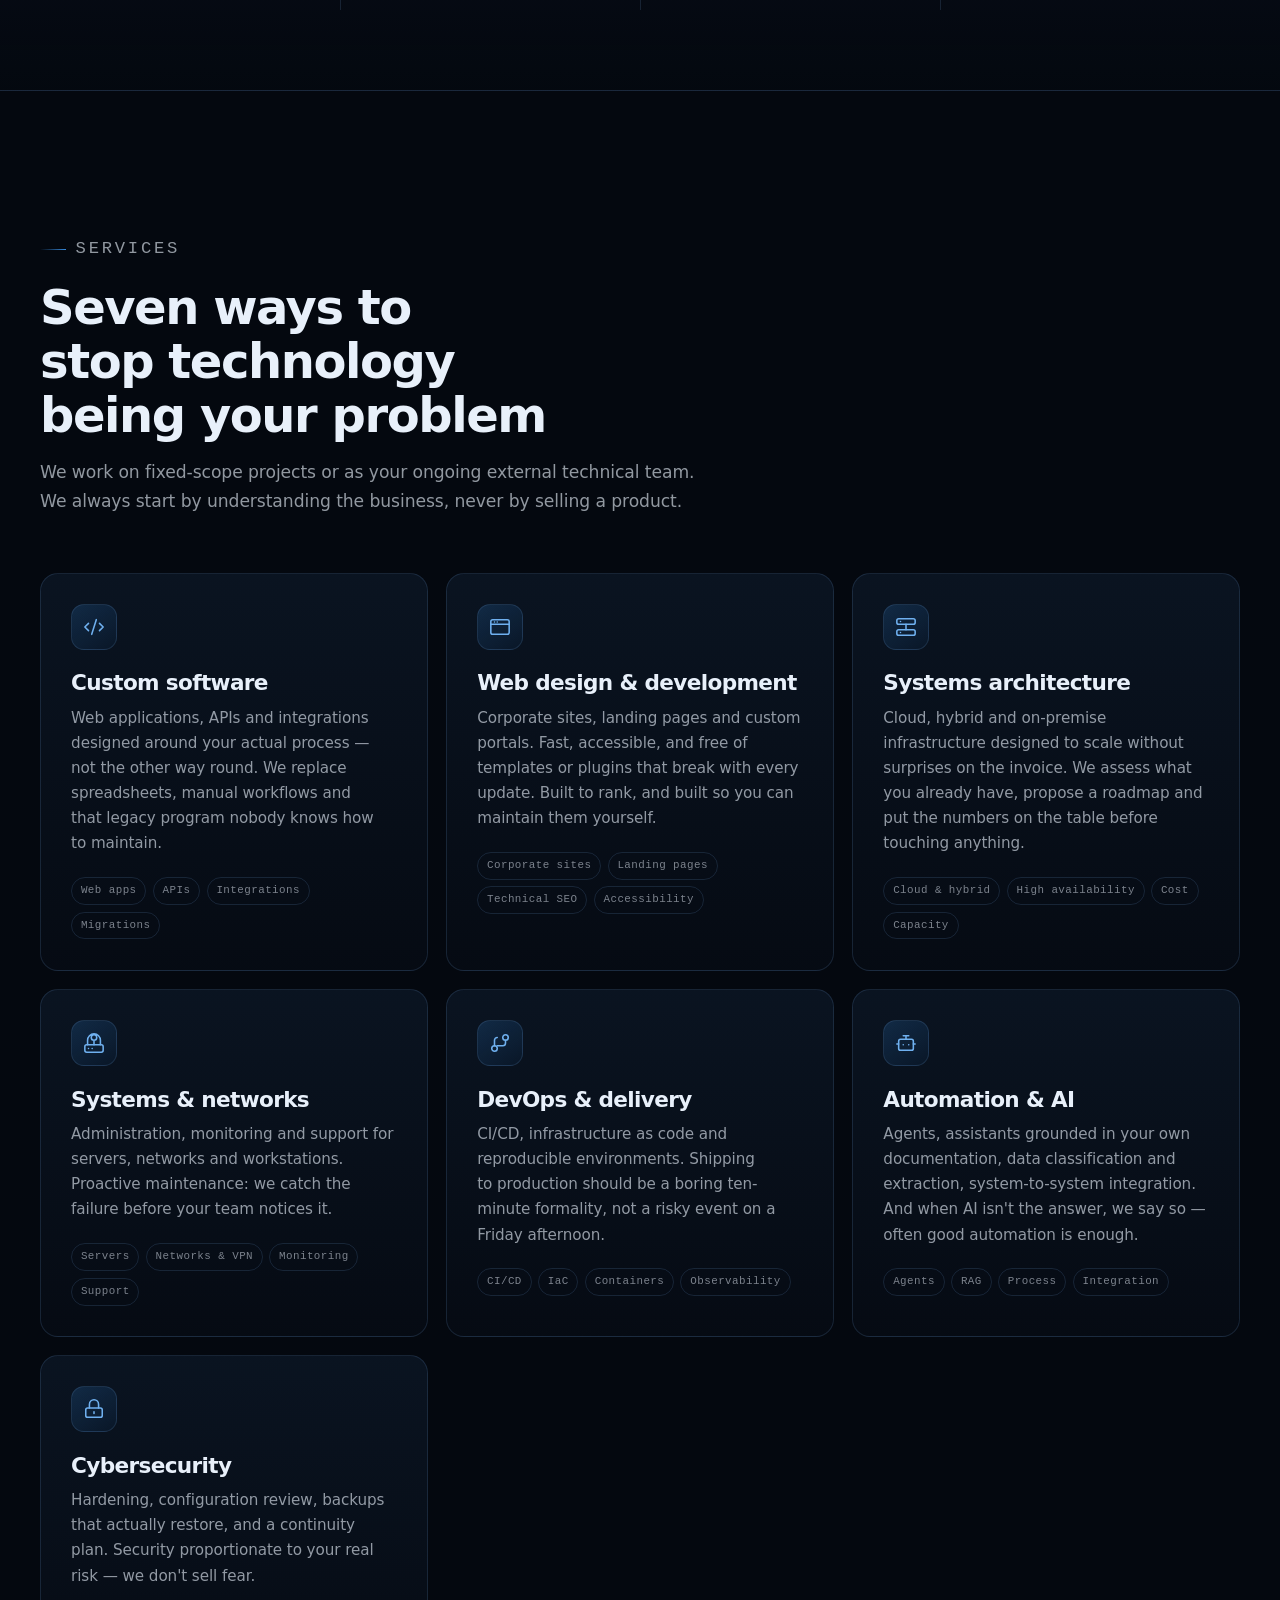
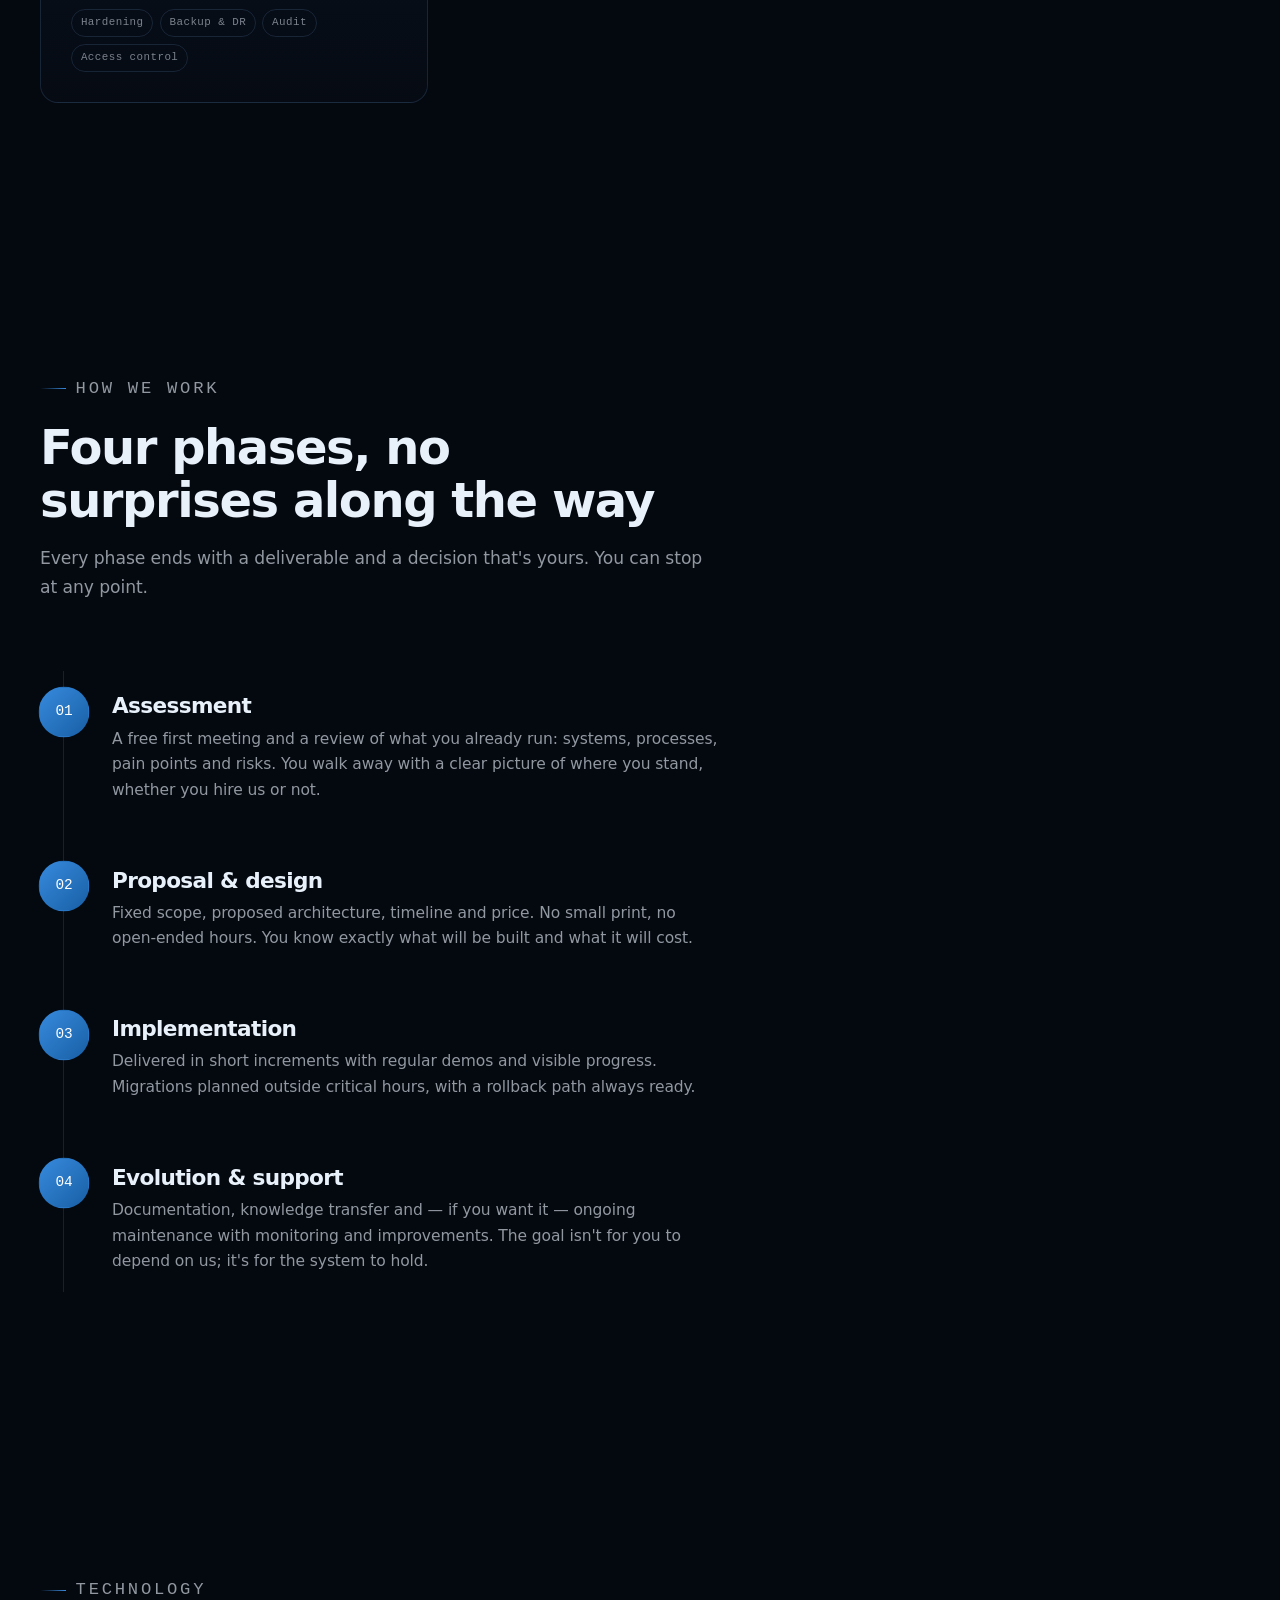
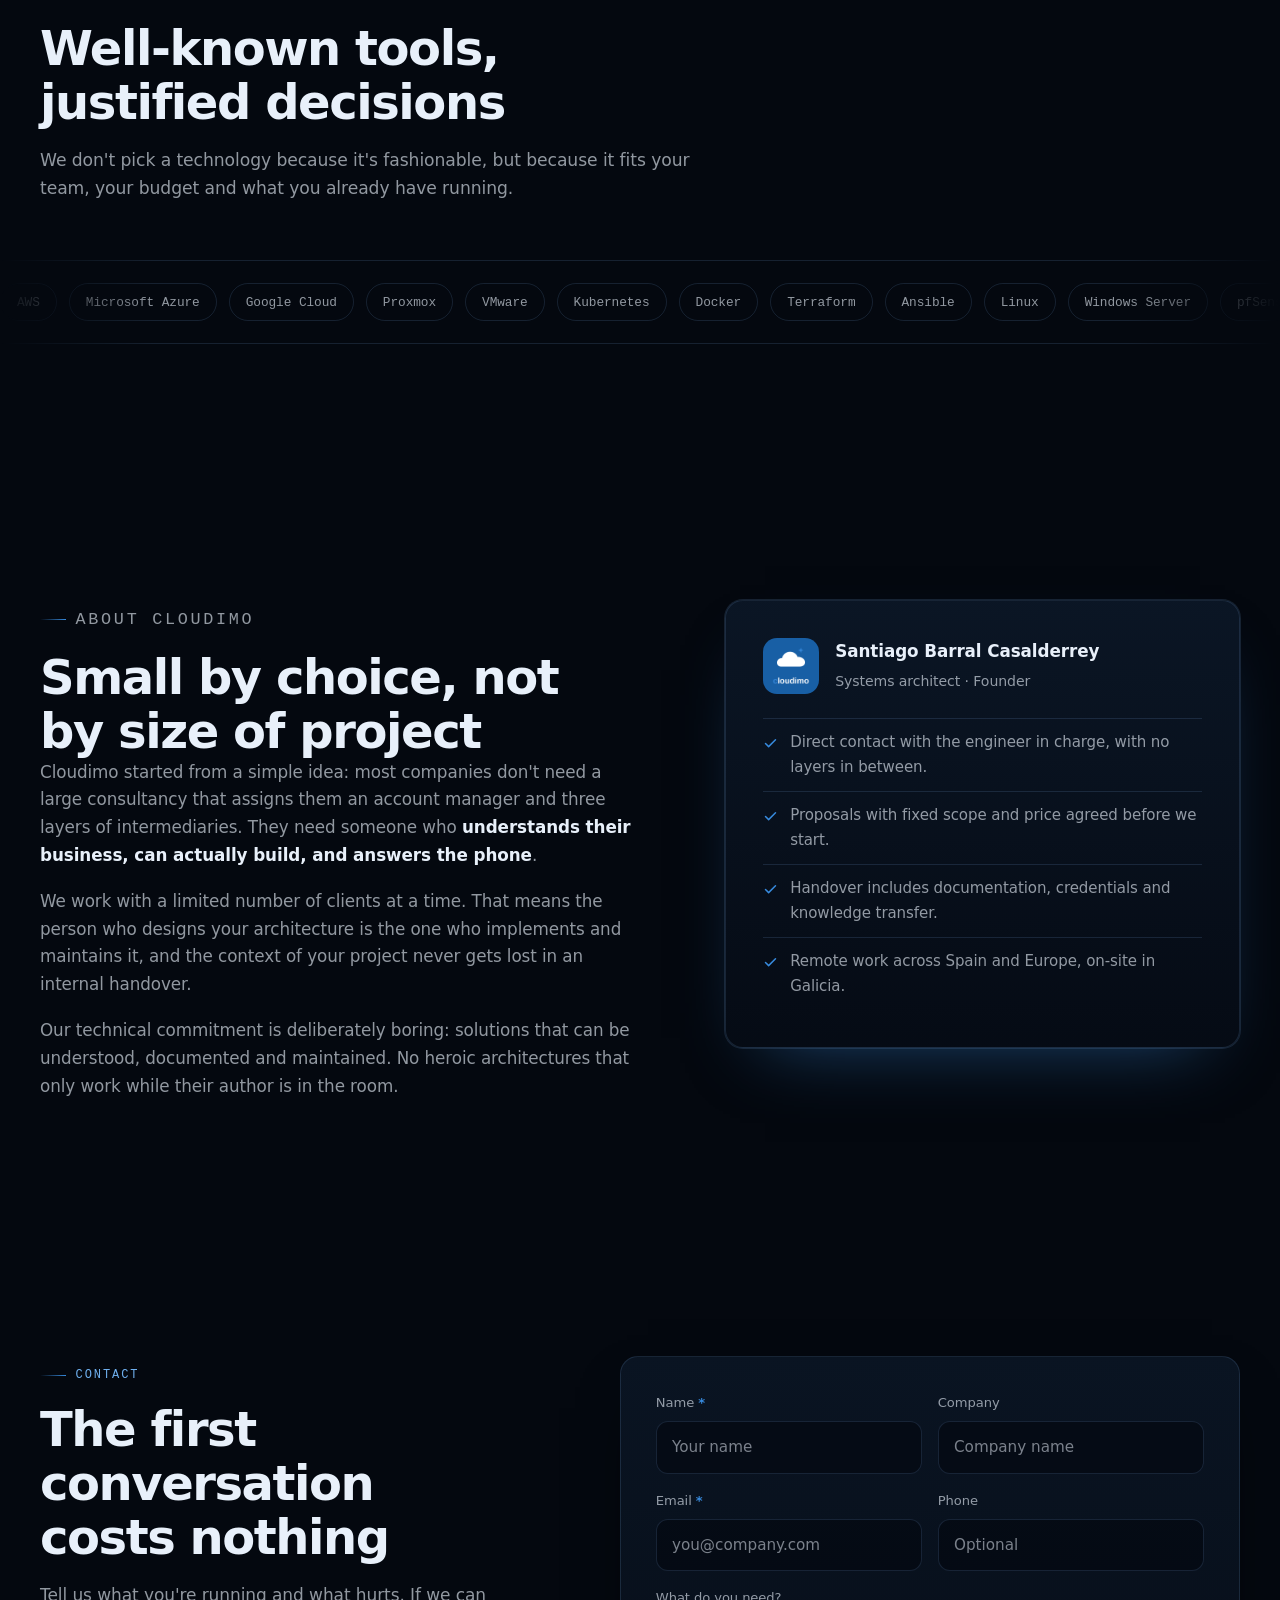
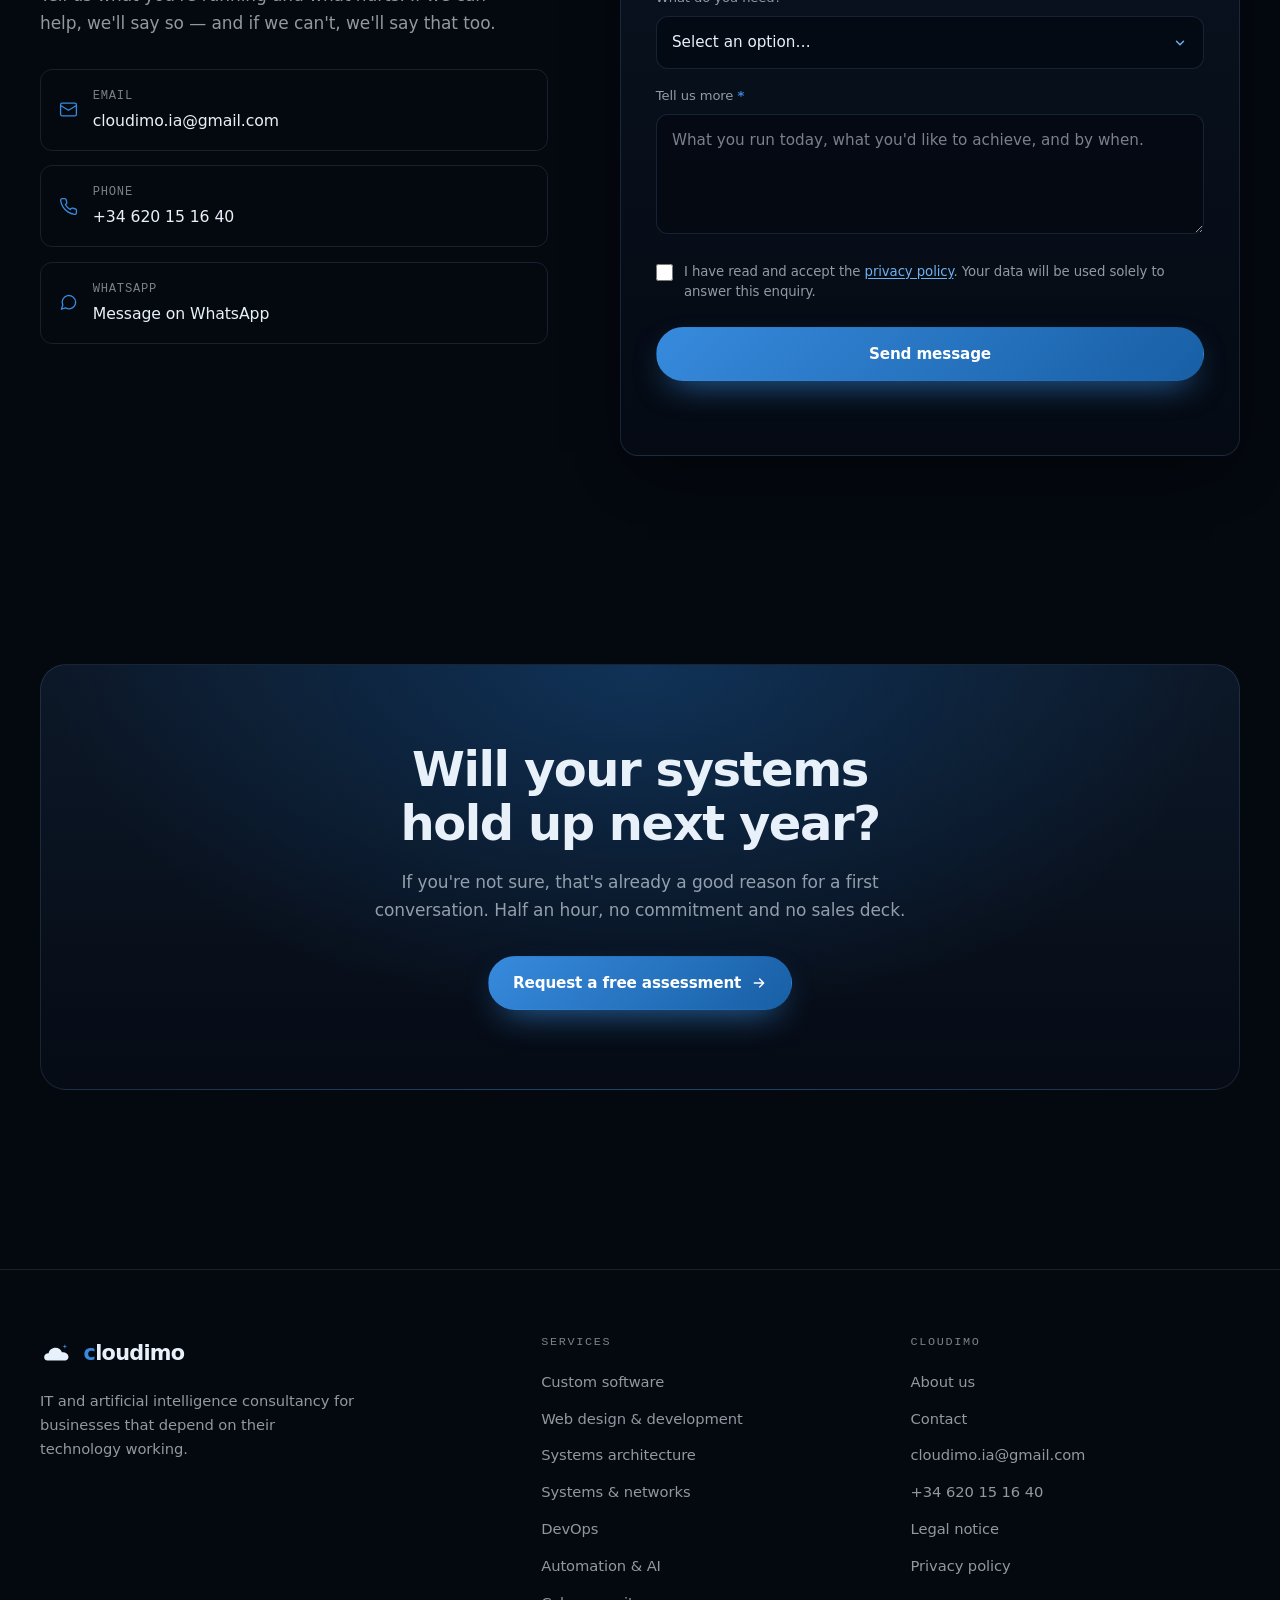
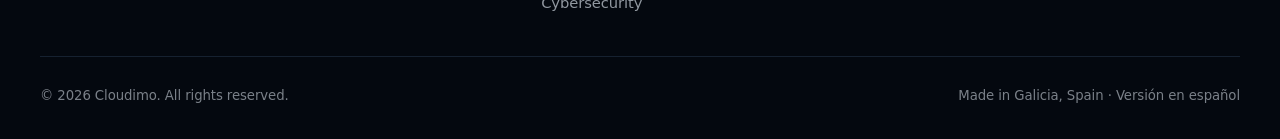
<file: en/index.html>
<!DOCTYPE html>
<html lang="en">
<head>
<meta charset="utf-8">
<meta name="viewport" content="width=device-width, initial-scale=1">
<title>Cloudimo — IT &amp; Artificial Intelligence Consultancy</title>
<meta name="description" content="IT and AI consultancy: web design and development, custom software, systems architecture, DevOps, networks, automation and cybersecurity for businesses.">
<meta name="author" content="Cloudimo">
<meta name="theme-color" content="#04080F">
<link rel="canonical" href="https://cloudimo.es/en/">
<link rel="alternate" hreflang="es" href="https://cloudimo.es/">
<link rel="alternate" hreflang="en" href="https://cloudimo.es/en/">
<link rel="alternate" hreflang="x-default" href="https://cloudimo.es/">

<meta property="og:type" content="website">
<meta property="og:locale" content="en_GB">
<meta property="og:site_name" content="Cloudimo">
<meta property="og:title" content="Cloudimo — IT &amp; Artificial Intelligence Consultancy">
<meta property="og:description" content="Custom software, systems architecture, DevOps, networks, AI automation and cybersecurity for businesses.">
<meta property="og:url" content="https://cloudimo.es/en/">
<meta property="og:image" content="https://cloudimo.es/assets/brand/png/cloudimo_badge_azul_1024.png">
<meta name="twitter:card" content="summary_large_image">

<link rel="icon" href="/favicon.ico" sizes="any">
<link rel="icon" href="/assets/brand/svg/cloudimo_icono_nube.svg" type="image/svg+xml">
<link rel="apple-touch-icon" href="/apple-touch-icon.png">
<link rel="manifest" href="/site.webmanifest">
<link rel="stylesheet" href="/assets/css/styles.css">
<script src="/assets/js/main.js" defer></script>

<script type="application/ld+json">
{
  "@context": "https://schema.org",
  "@type": "ProfessionalService",
  "name": "Cloudimo",
  "description": "IT and artificial intelligence consultancy: custom software, systems architecture, DevOps, systems and network maintenance, automation and cybersecurity.",
  "url": "https://cloudimo.es/en/",
  "logo": "https://cloudimo.es/assets/brand/png/cloudimo_badge_azul_1024.png",
  "image": "https://cloudimo.es/assets/brand/png/cloudimo_badge_azul_1024.png",
  "email": "cloudimo.ia@gmail.com",
  "telephone": "+34620151640",
  "areaServed": "ES",
  "availableLanguage": ["es", "en"],
  "founder": {
    "@type": "Person",
    "name": "Santiago Barral Casalderrey",
    "jobTitle": "Systems Architect"
  }
}
</script>
</head>

<body>
<a class="skip-link" href="#main">Skip to content</a>

<header class="site-header">
  <div class="shell">
    <a class="brand" href="/en/" aria-label="Cloudimo — home">
      <span class="brand__mark" aria-hidden="true">
        <svg viewBox="-15 -25 130 90" xmlns="http://www.w3.org/2000/svg">
          <path d="M14,50 C5,50 0,43 1,35 C2,27 10,21 18,22 C20,10 31,1 44,1 C56,1 66,8 69,18 C82,17 94,25 94,36 C94,45 86,50 76,50 Z" fill="#E6F1FB"/>
          <polygon points="80,-13 82.12,-6.12 89,-4 82.12,-1.88 80,5 77.88,-1.88 71,-4 77.88,-6.12" fill="#378ADD"/>
        </svg>
      </span>
      <span class="brand__word"><span>c</span>loudimo</span>
    </a>

    <nav class="nav" id="nav" aria-label="Main navigation">
      <ul class="nav__list">
        <li><a class="nav__link" href="#services">Services</a></li>
        <li><a class="nav__link" href="#process">How we work</a></li>
        <li><a class="nav__link" href="#technology">Technology</a></li>
        <li><a class="nav__link" href="#about">About</a></li>
        <li><a class="nav__link" href="#contact">Contact</a></li>
      </ul>
    </nav>

    <div class="header-actions">
      <div class="lang-switch" aria-label="Language">
        <a href="/" hreflang="es">ES</a>
        <a href="/en/" aria-current="true" hreflang="en">EN</a>
      </div>
      <a class="btn btn--primary" href="#contact">Get in touch</a>
      <button class="nav-toggle" type="button" aria-expanded="false" aria-controls="nav" aria-label="Open menu">
        <span></span><span></span><span></span>
      </button>
    </div>
  </div>
</header>

<main id="main">

  <!-- ================= HERO ================= -->
  <section class="hero">
    <canvas class="hero__canvas" aria-hidden="true"></canvas>
    <div class="shell hero__grid">
      <div class="hero__copy reveal">
        <p class="eyebrow">IT &amp; Artificial Intelligence Consultancy</p>
        <h1>The infrastructure and software <span class="grad">your business can't afford to lose</span></h1>
        <p class="hero__lead">
          We design, build and maintain critical systems — from the network and the servers
          to custom software and AI automation. One technical partner, accountable for
          keeping all of it running.
        </p>
        <div class="hero__cta">
          <a class="btn btn--primary" href="#contact">
            Tell us about your project
            <svg class="arw" width="16" height="16" viewBox="0 0 24 24" fill="none" stroke="currentColor" stroke-width="2.2" stroke-linecap="round" stroke-linejoin="round" aria-hidden="true"><path d="M5 12h14M13 6l6 6-6 6"/></svg>
          </a>
          <a class="btn btn--ghost" href="#services">See services</a>
        </div>
        <p class="hero__note"><span class="pulse" aria-hidden="true"></span> Available for new projects</p>
      </div>

      <div class="console reveal" style="--d:140ms" aria-hidden="true">
        <div class="console__bar">
          <span class="console__dot"></span><span class="console__dot"></span><span class="console__dot"></span>
          <span class="console__title">cloudimo — deploy.log</span>
        </div>
        <div class="console__body"></div>
      </div>
      <template id="console-lines">
        <span data-type="cmd">infrastructure audit --client acme</span>
        <span data-type="ok">27 issues found · 9 critical</span>
        <span data-type="cmd">terraform apply --env production</span>
        <span data-type="ok">reproducible infrastructure in 11 min</span>
        <span data-type="cmd">ci/cd pipeline + live monitoring</span>
        <span data-type="ok">deployments with zero downtime</span>
        <span data-type="dim">backups verified · alerts wired · documented</span>
      </template>
    </div>
  </section>

  <!-- ================= VALUE BAR ================= -->
  <section class="valuebar section--tight" aria-label="How we work">
    <div class="shell">
      <div class="valuebar__grid">
        <div class="valuebar__item reveal">
          <div class="valuebar__icon"><svg width="22" height="22" viewBox="0 0 24 24" fill="none" stroke="currentColor" stroke-width="1.7" stroke-linecap="round" stroke-linejoin="round" aria-hidden="true"><path d="M12 22s8-4 8-10V5l-8-3-8 3v7c0 6 8 10 8 10z"/></svg></div>
          <h3>One accountable partner</h3>
          <p>From the network cable to the AI model. No finger-pointing between vendors.</p>
        </div>
        <div class="valuebar__item reveal" style="--d:80ms">
          <div class="valuebar__icon"><svg width="22" height="22" viewBox="0 0 24 24" fill="none" stroke="currentColor" stroke-width="1.7" stroke-linecap="round" stroke-linejoin="round" aria-hidden="true"><path d="M14 2H6a2 2 0 0 0-2 2v16a2 2 0 0 0 2 2h12a2 2 0 0 0 2-2V8z"/><path d="M14 2v6h6M9 15h6M9 11h3"/></svg></div>
          <h3>Everything documented</h3>
          <p>Diagrams, runbooks and credentials handed over. Your system doesn't live in our heads.</p>
        </div>
        <div class="valuebar__item reveal" style="--d:160ms">
          <div class="valuebar__icon"><svg width="22" height="22" viewBox="0 0 24 24" fill="none" stroke="currentColor" stroke-width="1.7" stroke-linecap="round" stroke-linejoin="round" aria-hidden="true"><path d="M18 6 7 17l-5-5"/><path d="m22 10-7.5 7.5L13 16"/></svg></div>
          <h3>Open technology</h3>
          <p>Standards and tools without lock-in. If you ever replace us, you take everything with you.</p>
        </div>
        <div class="valuebar__item reveal" style="--d:240ms">
          <div class="valuebar__icon"><svg width="22" height="22" viewBox="0 0 24 24" fill="none" stroke="currentColor" stroke-width="1.7" stroke-linecap="round" stroke-linejoin="round" aria-hidden="true"><circle cx="12" cy="12" r="9"/><path d="M12 7v5l3 2"/></svg></div>
          <h3>Fast response</h3>
          <p>You talk directly to the person solving the problem, not to a support desk.</p>
        </div>
      </div>
    </div>
  </section>

  <!-- ================= SERVICES ================= -->
  <section class="section" id="services">
    <div class="shell">
      <div class="section-head reveal">
        <p class="eyebrow">Services</p>
        <h2>Seven ways to stop technology being your problem</h2>
        <p>
          We work on fixed-scope projects or as your ongoing external technical team.
          We always start by understanding the business, never by selling a product.
        </p>
      </div>

      <div class="cards">
        <article class="card reveal">
          <div class="card__icon"><svg width="22" height="22" viewBox="0 0 24 24" fill="none" stroke="currentColor" stroke-width="1.7" stroke-linecap="round" stroke-linejoin="round" aria-hidden="true"><path d="m18 16 4-4-4-4M6 8l-4 4 4 4M14.5 4l-5 16"/></svg></div>
          <h3>Custom software</h3>
          <p>
            Web applications, APIs and integrations designed around your actual process —
            not the other way round. We replace spreadsheets, manual workflows and that
            legacy program nobody knows how to maintain.
          </p>
          <ul class="card__tags"><li>Web apps</li><li>APIs</li><li>Integrations</li><li>Migrations</li></ul>
        </article>

        <article class="card reveal" style="--d:70ms">
          <div class="card__icon"><svg width="22" height="22" viewBox="0 0 24 24" fill="none" stroke="currentColor" stroke-width="1.7" stroke-linecap="round" stroke-linejoin="round" aria-hidden="true"><rect x="2" y="4" width="20" height="16" rx="2"/><path d="M2 9h20M6 6.5h.01M9 6.5h.01"/></svg></div>
          <h3>Web design &amp; development</h3>
          <p>
            Corporate sites, landing pages and custom portals. Fast, accessible, and free
            of templates or plugins that break with every update. Built to rank, and built
            so you can maintain them yourself.
          </p>
          <ul class="card__tags"><li>Corporate sites</li><li>Landing pages</li><li>Technical SEO</li><li>Accessibility</li></ul>
        </article>

        <article class="card reveal" style="--d:140ms">
          <div class="card__icon"><svg width="22" height="22" viewBox="0 0 24 24" fill="none" stroke="currentColor" stroke-width="1.7" stroke-linecap="round" stroke-linejoin="round" aria-hidden="true"><rect x="2" y="3" width="20" height="6" rx="2"/><rect x="2" y="15" width="20" height="6" rx="2"/><path d="M6 6h.01M6 18h.01M12 9v6"/></svg></div>
          <h3>Systems architecture</h3>
          <p>
            Cloud, hybrid and on-premise infrastructure designed to scale without surprises
            on the invoice. We assess what you already have, propose a roadmap and put the
            numbers on the table before touching anything.
          </p>
          <ul class="card__tags"><li>Cloud &amp; hybrid</li><li>High availability</li><li>Cost</li><li>Capacity</li></ul>
        </article>

        <article class="card reveal" style="--d:210ms">
          <div class="card__icon"><svg width="22" height="22" viewBox="0 0 24 24" fill="none" stroke="currentColor" stroke-width="1.7" stroke-linecap="round" stroke-linejoin="round" aria-hidden="true"><rect x="2" y="14" width="20" height="8" rx="2"/><path d="M6 18h.01M10 18h.01"/><path d="M12 14V9m0 0a3 3 0 1 0 0-6 3 3 0 0 0 0 6zM5 14V9a7 7 0 0 1 14 0v5"/></svg></div>
          <h3>Systems &amp; networks</h3>
          <p>
            Administration, monitoring and support for servers, networks and workstations.
            Proactive maintenance: we catch the failure before your team notices it.
          </p>
          <ul class="card__tags"><li>Servers</li><li>Networks &amp; VPN</li><li>Monitoring</li><li>Support</li></ul>
        </article>

        <article class="card reveal" style="--d:280ms">
          <div class="card__icon"><svg width="22" height="22" viewBox="0 0 24 24" fill="none" stroke="currentColor" stroke-width="1.7" stroke-linecap="round" stroke-linejoin="round" aria-hidden="true"><circle cx="18" cy="6" r="3"/><circle cx="6" cy="18" r="3"/><path d="M18 9v3a3 3 0 0 1-3 3H9M6 15V9a3 3 0 0 1 3-3"/></svg></div>
          <h3>DevOps &amp; delivery</h3>
          <p>
            CI/CD, infrastructure as code and reproducible environments. Shipping to
            production should be a boring ten-minute formality, not a risky event on a
            Friday afternoon.
          </p>
          <ul class="card__tags"><li>CI/CD</li><li>IaC</li><li>Containers</li><li>Observability</li></ul>
        </article>

        <article class="card reveal" style="--d:350ms">
          <div class="card__icon"><svg width="22" height="22" viewBox="0 0 24 24" fill="none" stroke="currentColor" stroke-width="1.7" stroke-linecap="round" stroke-linejoin="round" aria-hidden="true"><rect x="4" y="8" width="16" height="12" rx="2"/><path d="M12 8V4M9 4h6M9 14h.01M15 14h.01M2 13h2M20 13h2"/></svg></div>
          <h3>Automation &amp; AI</h3>
          <p>
            Agents, assistants grounded in your own documentation, data classification and
            extraction, system-to-system integration. And when AI isn't the answer, we say
            so — often good automation is enough.
          </p>
          <ul class="card__tags"><li>Agents</li><li>RAG</li><li>Process</li><li>Integration</li></ul>
        </article>

        <article class="card reveal" style="--d:420ms">
          <div class="card__icon"><svg width="22" height="22" viewBox="0 0 24 24" fill="none" stroke="currentColor" stroke-width="1.7" stroke-linecap="round" stroke-linejoin="round" aria-hidden="true"><rect x="3" y="11" width="18" height="10" rx="2"/><path d="M7 11V7a5 5 0 0 1 10 0v4M12 15v2"/></svg></div>
          <h3>Cybersecurity</h3>
          <p>
            Hardening, configuration review, backups that actually restore, and a continuity
            plan. Security proportionate to your real risk — we don't sell fear.
          </p>
          <ul class="card__tags"><li>Hardening</li><li>Backup &amp; DR</li><li>Audit</li><li>Access control</li></ul>
        </article>
      </div>
    </div>
  </section>

  <!-- ================= PROCESS ================= -->
  <section class="section" id="process">
    <div class="shell">
      <div class="section-head reveal">
        <p class="eyebrow">How we work</p>
        <h2>Four phases, no surprises along the way</h2>
        <p>Every phase ends with a deliverable and a decision that's yours. You can stop at any point.</p>
      </div>

      <div class="process">
        <div class="process__line" aria-hidden="true"></div>

        <div class="step">
          <div class="step__num">01</div>
          <div class="step__body">
            <h3>Assessment</h3>
            <p>
              A free first meeting and a review of what you already run: systems, processes,
              pain points and risks. You walk away with a clear picture of where you stand,
              whether you hire us or not.
            </p>
          </div>
        </div>

        <div class="step">
          <div class="step__num">02</div>
          <div class="step__body">
            <h3>Proposal &amp; design</h3>
            <p>
              Fixed scope, proposed architecture, timeline and price. No small print, no
              open-ended hours. You know exactly what will be built and what it will cost.
            </p>
          </div>
        </div>

        <div class="step">
          <div class="step__num">03</div>
          <div class="step__body">
            <h3>Implementation</h3>
            <p>
              Delivered in short increments with regular demos and visible progress.
              Migrations planned outside critical hours, with a rollback path always ready.
            </p>
          </div>
        </div>

        <div class="step">
          <div class="step__num">04</div>
          <div class="step__body">
            <h3>Evolution &amp; support</h3>
            <p>
              Documentation, knowledge transfer and — if you want it — ongoing maintenance
              with monitoring and improvements. The goal isn't for you to depend on us; it's
              for the system to hold.
            </p>
          </div>
        </div>
      </div>
    </div>
  </section>

  <!-- ================= TECHNOLOGY ================= -->
  <section class="section" id="technology">
    <div class="shell">
      <div class="section-head reveal">
        <p class="eyebrow">Technology</p>
        <h2>Well-known tools, justified decisions</h2>
        <p>
          We don't pick a technology because it's fashionable, but because it fits your team,
          your budget and what you already have running.
        </p>
      </div>
    </div>

    <div class="marquee reveal" aria-label="Technologies we work with">
      <div class="marquee__track">
        <span class="marquee__item">AWS</span>
        <span class="marquee__item">Microsoft Azure</span>
        <span class="marquee__item">Google Cloud</span>
        <span class="marquee__item">Proxmox</span>
        <span class="marquee__item">VMware</span>
        <span class="marquee__item">Kubernetes</span>
        <span class="marquee__item">Docker</span>
        <span class="marquee__item">Terraform</span>
        <span class="marquee__item">Ansible</span>
        <span class="marquee__item">Linux</span>
        <span class="marquee__item">Windows Server</span>
        <span class="marquee__item">pfSense</span>
        <span class="marquee__item">Zabbix</span>
        <span class="marquee__item">Grafana</span>
        <span class="marquee__item">Prometheus</span>
        <span class="marquee__item">PostgreSQL</span>
        <span class="marquee__item">Python</span>
        <span class="marquee__item">TypeScript</span>
        <span class="marquee__item">Node.js</span>
        <span class="marquee__item">.NET</span>
        <span class="marquee__item">GitHub Actions</span>
        <span class="marquee__item">GitLab CI</span>
        <span class="marquee__item">Claude</span>
        <span class="marquee__item">n8n</span>
        <span class="marquee__item">Veeam</span>
      </div>
    </div>
  </section>

  <!-- ================= ABOUT ================= -->
  <section class="section" id="about">
    <div class="shell about__grid">
      <div class="about__body reveal">
        <p class="eyebrow">About Cloudimo</p>
        <h2>Small by choice, not by size of project</h2>
        <p>
          Cloudimo started from a simple idea: most companies don't need a large consultancy
          that assigns them an account manager and three layers of intermediaries. They need
          someone who <strong>understands their business, can actually build, and answers
          the phone</strong>.
        </p>
        <p>
          We work with a limited number of clients at a time. That means the person who
          designs your architecture is the one who implements and maintains it, and the
          context of your project never gets lost in an internal handover.
        </p>
        <p>
          Our technical commitment is deliberately boring: solutions that can be understood,
          documented and maintained. No heroic architectures that only work while their
          author is in the room.
        </p>
      </div>

      <aside class="about__panel reveal" style="--d:120ms">
        <div class="person">
          <img src="/assets/brand/png/cloudimo_badge_azul_1024.png" alt="" width="56" height="56" loading="lazy">
          <div>
            <strong>Santiago Barral Casalderrey</strong>
            <span>Systems architect · Founder</span>
          </div>
        </div>
        <ul class="factlist">
          <li>
            <svg width="15" height="15" viewBox="0 0 24 24" fill="none" stroke="currentColor" stroke-width="2.4" stroke-linecap="round" stroke-linejoin="round" aria-hidden="true"><path d="M20 6 9 17l-5-5"/></svg>
            Direct contact with the engineer in charge, with no layers in between.
          </li>
          <li>
            <svg width="15" height="15" viewBox="0 0 24 24" fill="none" stroke="currentColor" stroke-width="2.4" stroke-linecap="round" stroke-linejoin="round" aria-hidden="true"><path d="M20 6 9 17l-5-5"/></svg>
            Proposals with fixed scope and price agreed before we start.
          </li>
          <li>
            <svg width="15" height="15" viewBox="0 0 24 24" fill="none" stroke="currentColor" stroke-width="2.4" stroke-linecap="round" stroke-linejoin="round" aria-hidden="true"><path d="M20 6 9 17l-5-5"/></svg>
            Handover includes documentation, credentials and knowledge transfer.
          </li>
          <li>
            <svg width="15" height="15" viewBox="0 0 24 24" fill="none" stroke="currentColor" stroke-width="2.4" stroke-linecap="round" stroke-linejoin="round" aria-hidden="true"><path d="M20 6 9 17l-5-5"/></svg>
            Remote work across Spain and Europe, on-site in Galicia.
          </li>
        </ul>
      </aside>
    </div>
  </section>

  <!-- ================= CONTACT ================= -->
  <section class="section" id="contact">
    <div class="shell contact__grid">
      <div class="reveal">
        <p class="eyebrow">Contact</p>
        <h2>The first conversation costs nothing</h2>
        <p style="color:var(--text-muted); margin-top:1rem; max-width:44ch;">
          Tell us what you're running and what hurts. If we can help, we'll say so — and if
          we can't, we'll say that too.
        </p>

        <div class="contact-direct">
          <a href="mailto:cloudimo.ia@gmail.com">
            <svg width="19" height="19" viewBox="0 0 24 24" fill="none" stroke="currentColor" stroke-width="1.7" stroke-linecap="round" stroke-linejoin="round" aria-hidden="true"><rect x="2" y="4" width="20" height="16" rx="2"/><path d="m2 7 10 6 10-6"/></svg>
            <div><span>Email</span><strong>cloudimo.ia@gmail.com</strong></div>
          </a>
          <a href="tel:+34620151640">
            <svg width="19" height="19" viewBox="0 0 24 24" fill="none" stroke="currentColor" stroke-width="1.7" stroke-linecap="round" stroke-linejoin="round" aria-hidden="true"><path d="M22 16.9v3a2 2 0 0 1-2.2 2 19.8 19.8 0 0 1-8.6-3.1 19.5 19.5 0 0 1-6-6A19.8 19.8 0 0 1 2.1 4.2 2 2 0 0 1 4.1 2h3a2 2 0 0 1 2 1.7c.1 1 .4 1.9.7 2.8a2 2 0 0 1-.5 2.1L8.1 9.8a16 16 0 0 0 6 6l1.2-1.2a2 2 0 0 1 2.1-.5c.9.3 1.8.6 2.8.7a2 2 0 0 1 1.8 2.1z"/></svg>
            <div><span>Phone</span><strong>+34 620 15 16 40</strong></div>
          </a>
          <a href="https://wa.me/34620151640" target="_blank" rel="noopener">
            <svg width="19" height="19" viewBox="0 0 24 24" fill="none" stroke="currentColor" stroke-width="1.7" stroke-linecap="round" stroke-linejoin="round" aria-hidden="true"><path d="M21 11.5a8.4 8.4 0 0 1-12.6 7.3L3 20.5l1.8-5.2A8.5 8.5 0 1 1 21 11.5z"/></svg>
            <div><span>WhatsApp</span><strong>Message on WhatsApp</strong></div>
          </a>
        </div>
      </div>

      <!-- Replace TU_ID_DE_FORMSPREE with your Formspree form ID -->
      <form class="form reveal" id="contact-form" style="--d:120ms"
            action="https://formspree.io/f/xyegkjjp" method="POST">
        <div class="form__row">
          <label class="field">
            <span>Name <b class="req">*</b></span>
            <input type="text" name="name" required autocomplete="name" placeholder="Your name">
          </label>
          <label class="field">
            <span>Company</span>
            <input type="text" name="company" autocomplete="organization" placeholder="Company name">
          </label>
        </div>

        <div class="form__row">
          <label class="field">
            <span>Email <b class="req">*</b></span>
            <input type="email" name="email" required autocomplete="email" placeholder="you@company.com">
          </label>
          <label class="field">
            <span>Phone</span>
            <input type="tel" name="phone" autocomplete="tel" placeholder="Optional">
          </label>
        </div>

        <label class="field">
          <span>What do you need?</span>
          <select name="service">
            <option value="">Select an option…</option>
            <option>Custom software</option>
            <option>Web design &amp; development</option>
            <option>Systems architecture</option>
            <option>Systems &amp; network maintenance</option>
            <option>DevOps &amp; delivery</option>
            <option>Automation &amp; AI</option>
            <option>Cybersecurity</option>
            <option>Not sure yet</option>
          </select>
        </label>

        <label class="field">
          <span>Tell us more <b class="req">*</b></span>
          <textarea name="message" required placeholder="What you run today, what you'd like to achieve, and by when."></textarea>
        </label>

        <input class="hp" type="text" name="_gotcha" tabindex="-1" autocomplete="off" aria-hidden="true">

        <label class="consent">
          <input type="checkbox" name="consent" required>
          <span>I have read and accept the <a href="/en/legal/privacy.html">privacy policy</a>. Your data will be used solely to answer this enquiry.</span>
        </label>

        <button class="btn btn--primary btn--block" type="submit">Send message</button>
        <p class="form__status" role="status" aria-live="polite"></p>
      </form>
    </div>
  </section>

  <!-- ================= FINAL CTA ================= -->
  <section class="section section--tight">
    <div class="shell">
      <div class="cta-band reveal">
        <h2>Will your systems hold up next year?</h2>
        <p>
          If you're not sure, that's already a good reason for a first conversation.
          Half an hour, no commitment and no sales deck.
        </p>
        <a class="btn btn--primary" href="#contact">
          Request a free assessment
          <svg class="arw" width="16" height="16" viewBox="0 0 24 24" fill="none" stroke="currentColor" stroke-width="2.2" stroke-linecap="round" stroke-linejoin="round" aria-hidden="true"><path d="M5 12h14M13 6l6 6-6 6"/></svg>
        </a>
      </div>
    </div>
  </section>

</main>

<footer class="site-footer footer">
  <div class="shell">
    <div class="footer__grid">
      <div class="footer__about">
        <a class="brand" href="/en/">
          <span class="brand__mark" aria-hidden="true">
            <svg viewBox="-15 -25 130 90" xmlns="http://www.w3.org/2000/svg">
              <path d="M14,50 C5,50 0,43 1,35 C2,27 10,21 18,22 C20,10 31,1 44,1 C56,1 66,8 69,18 C82,17 94,25 94,36 C94,45 86,50 76,50 Z" fill="#E6F1FB"/>
              <polygon points="80,-13 82.12,-6.12 89,-4 82.12,-1.88 80,5 77.88,-1.88 71,-4 77.88,-6.12" fill="#378ADD"/>
            </svg>
          </span>
          <span class="brand__word"><span>c</span>loudimo</span>
        </a>
        <p>IT and artificial intelligence consultancy for businesses that depend on their technology working.</p>
      </div>

      <div>
        <h4>Services</h4>
        <ul class="footer__links">
          <li><a href="#services">Custom software</a></li>
          <li><a href="#services">Web design &amp; development</a></li>
          <li><a href="#services">Systems architecture</a></li>
          <li><a href="#services">Systems &amp; networks</a></li>
          <li><a href="#services">DevOps</a></li>
          <li><a href="#services">Automation &amp; AI</a></li>
          <li><a href="#services">Cybersecurity</a></li>
        </ul>
      </div>

      <div>
        <h4>Cloudimo</h4>
        <ul class="footer__links">
          <li><a href="#about">About us</a></li>
          <li><a href="#contact">Contact</a></li>
          <li><a href="mailto:cloudimo.ia@gmail.com">cloudimo.ia@gmail.com</a></li>
          <li><a href="tel:+34620151640">+34 620 15 16 40</a></li>
          <li><a href="/en/legal/legal-notice.html">Legal notice</a></li>
          <li><a href="/en/legal/privacy.html">Privacy policy</a></li>
        </ul>
      </div>
    </div>

    <div class="footer__bottom">
      <p>© <span data-year></span> Cloudimo. All rights reserved.</p>
      <p>Made in Galicia, Spain · <a href="/" hreflang="es">Versión en español</a></p>
    </div>
  </div>
</footer>

<button class="to-top" type="button" aria-label="Back to top">
  <svg width="18" height="18" viewBox="0 0 24 24" fill="none" stroke="currentColor" stroke-width="2.2" stroke-linecap="round" stroke-linejoin="round" aria-hidden="true"><path d="M12 19V5M5 12l7-7 7 7"/></svg>
</button>

</body>
</html>
</file>
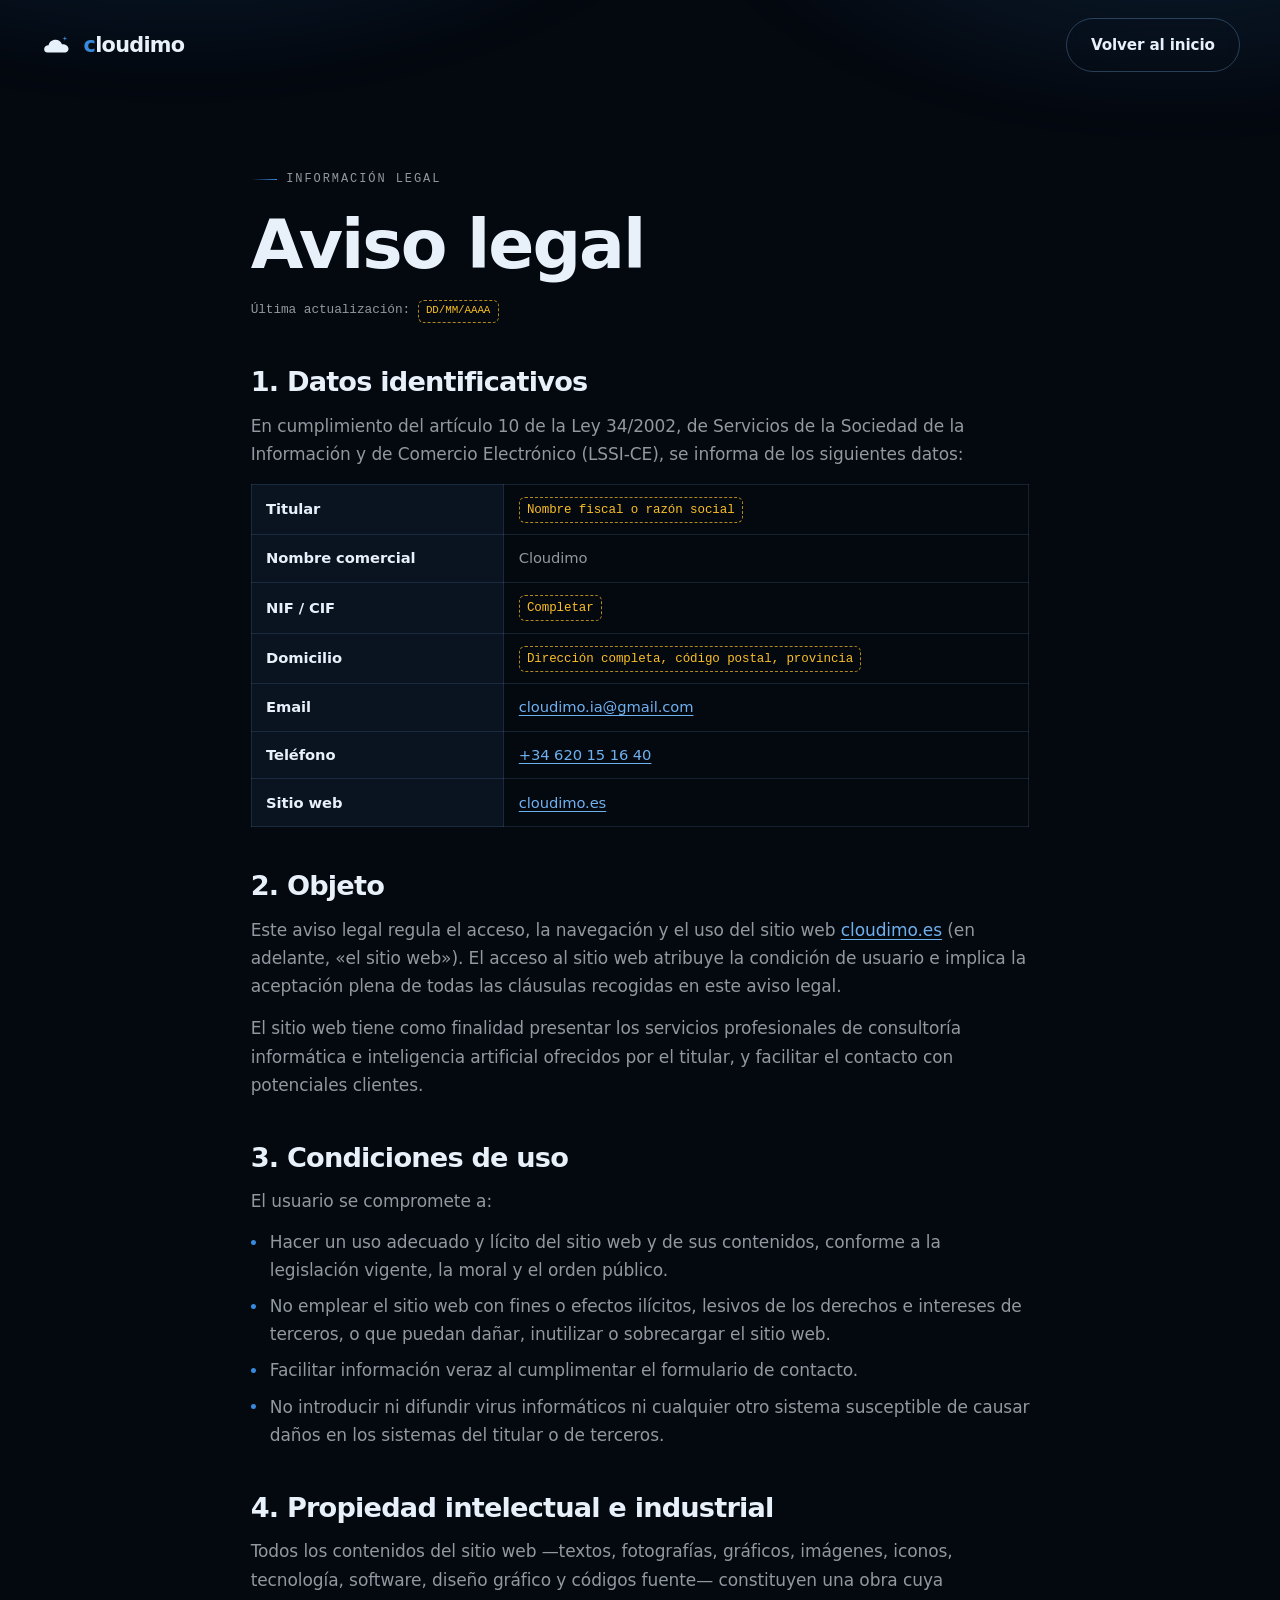
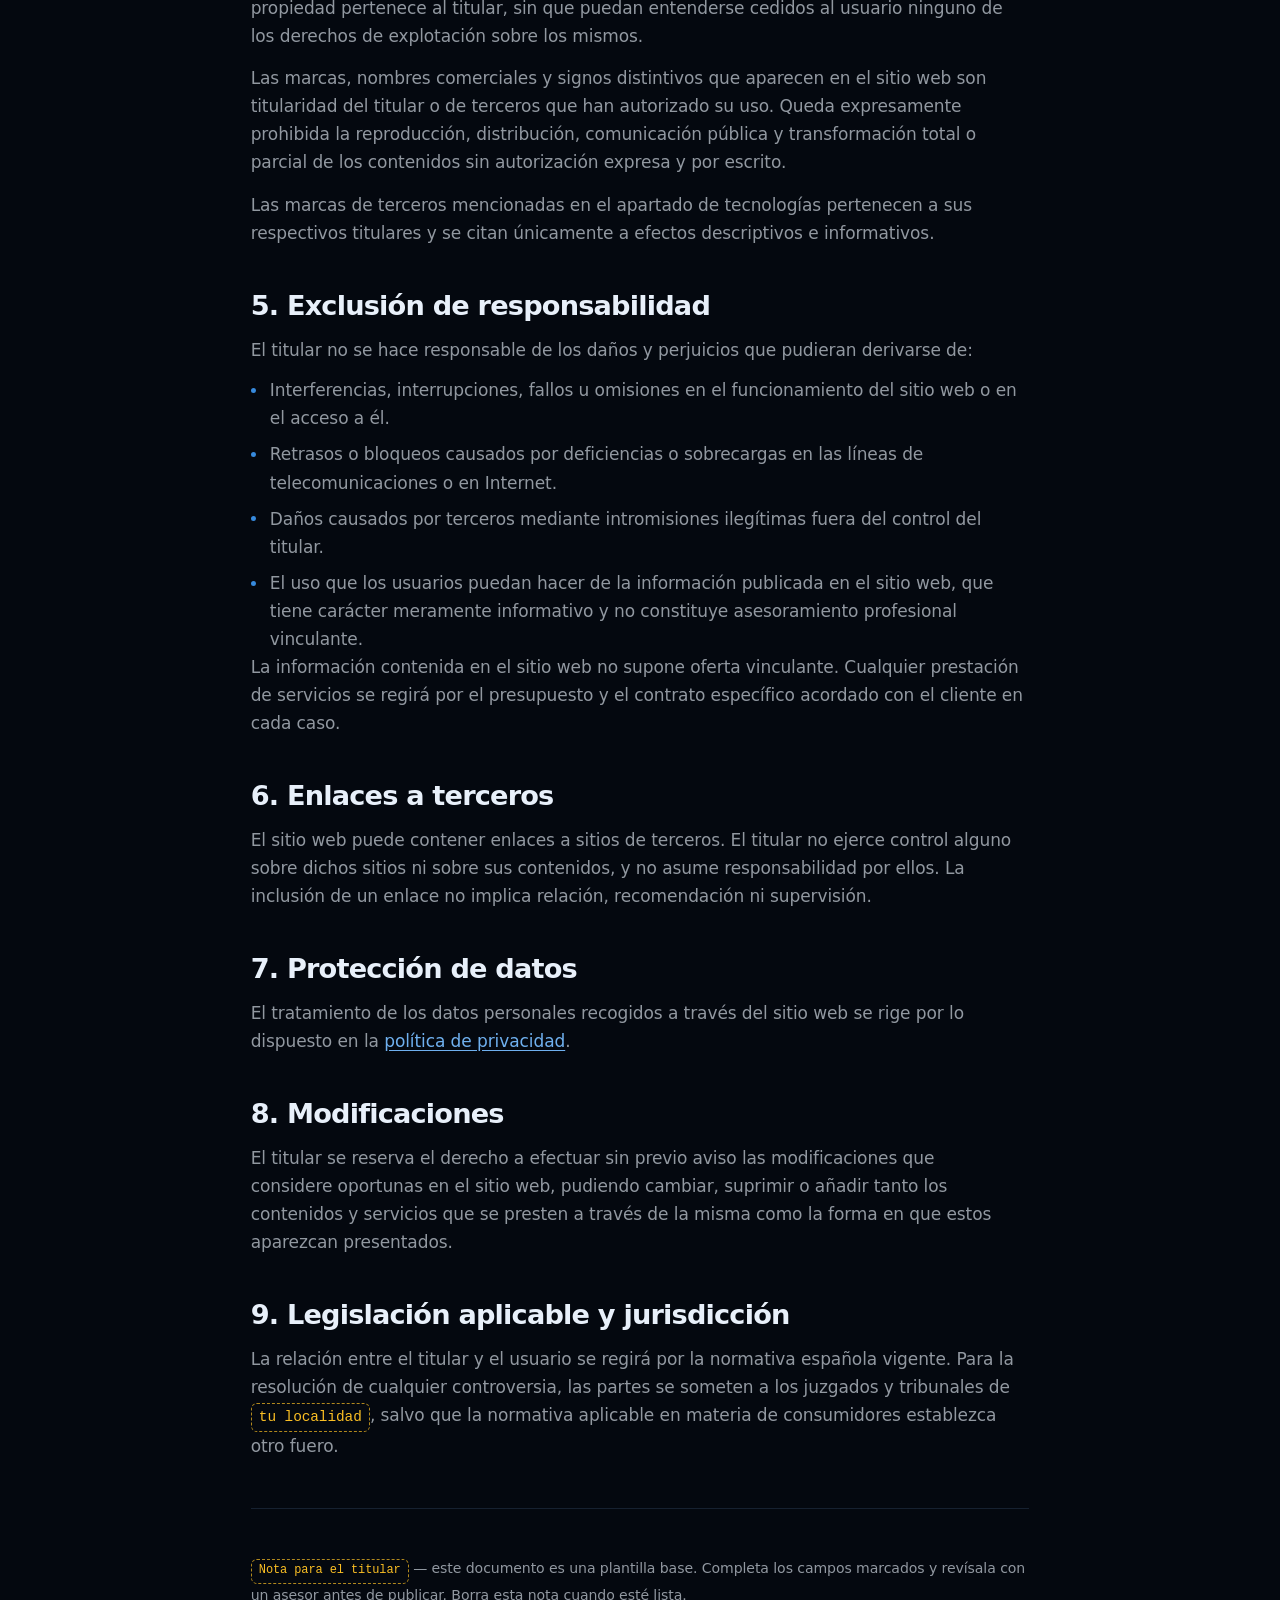
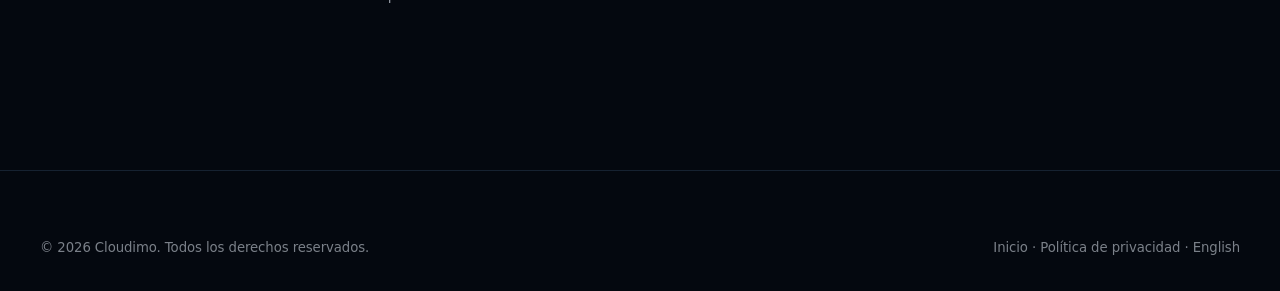
<file: legal/aviso-legal.html>
<!DOCTYPE html>
<html lang="es">
<head>
<meta charset="utf-8">
<meta name="viewport" content="width=device-width, initial-scale=1">
<title>Aviso legal — Cloudimo</title>
<meta name="description" content="Aviso legal y condiciones de uso del sitio web de Cloudimo.">
<meta name="robots" content="noindex, follow">
<meta name="theme-color" content="#04080F">
<link rel="canonical" href="https://cloudimo.es/legal/aviso-legal.html">
<link rel="icon" href="/favicon.ico" sizes="any">
<link rel="icon" href="/assets/brand/svg/cloudimo_icono_nube.svg" type="image/svg+xml">
<link rel="stylesheet" href="/assets/css/styles.css">
<script src="/assets/js/main.js" defer></script>
</head>

<body>
<a class="skip-link" href="#main">Saltar al contenido</a>

<header class="site-header is-stuck">
  <div class="shell">
    <a class="brand" href="/" aria-label="Cloudimo — inicio">
      <span class="brand__mark" aria-hidden="true">
        <svg viewBox="-15 -25 130 90" xmlns="http://www.w3.org/2000/svg">
          <path d="M14,50 C5,50 0,43 1,35 C2,27 10,21 18,22 C20,10 31,1 44,1 C56,1 66,8 69,18 C82,17 94,25 94,36 C94,45 86,50 76,50 Z" fill="#E6F1FB"/>
          <polygon points="80,-13 82.12,-6.12 89,-4 82.12,-1.88 80,5 77.88,-1.88 71,-4 77.88,-6.12" fill="#378ADD"/>
        </svg>
      </span>
      <span class="brand__word"><span>c</span>loudimo</span>
    </a>
    <div class="header-actions" style="margin-left:auto">
      <a class="btn btn--ghost" href="/">Volver al inicio</a>
    </div>
  </div>
</header>

<main id="main" class="legal">
  <div class="shell legal__body">
    <p class="eyebrow">Información legal</p>
    <h1 style="font-size:clamp(2rem,1.6rem+1.8vw,2.9rem)">Aviso legal</h1>
    <p class="legal__meta">Última actualización: <span class="todo">DD/MM/AAAA</span></p>

    <h2>1. Datos identificativos</h2>
    <p>
      En cumplimiento del artículo 10 de la Ley 34/2002, de Servicios de la Sociedad de la
      Información y de Comercio Electrónico (LSSI-CE), se informa de los siguientes datos:
    </p>
    <table>
      <tbody>
        <tr><th>Titular</th><td><span class="todo">Nombre fiscal o razón social</span></td></tr>
        <tr><th>Nombre comercial</th><td>Cloudimo</td></tr>
        <tr><th>NIF / CIF</th><td><span class="todo">Completar</span></td></tr>
        <tr><th>Domicilio</th><td><span class="todo">Dirección completa, código postal, provincia</span></td></tr>
        <tr><th>Email</th><td><a href="mailto:cloudimo.ia@gmail.com">cloudimo.ia@gmail.com</a></td></tr>
        <tr><th>Teléfono</th><td><a href="tel:+34620151640">+34 620 15 16 40</a></td></tr>
        <tr><th>Sitio web</th><td><a href="https://cloudimo.es/">cloudimo.es</a></td></tr>
      </tbody>
    </table>

    <h2>2. Objeto</h2>
    <p>
      Este aviso legal regula el acceso, la navegación y el uso del sitio web
      <a href="https://cloudimo.es/">cloudimo.es</a> (en adelante, «el sitio web»). El acceso
      al sitio web atribuye la condición de usuario e implica la aceptación plena de todas
      las cláusulas recogidas en este aviso legal.
    </p>
    <p>
      El sitio web tiene como finalidad presentar los servicios profesionales de consultoría
      informática e inteligencia artificial ofrecidos por el titular, y facilitar el contacto
      con potenciales clientes.
    </p>

    <h2>3. Condiciones de uso</h2>
    <p>El usuario se compromete a:</p>
    <ul>
      <li>Hacer un uso adecuado y lícito del sitio web y de sus contenidos, conforme a la legislación vigente, la moral y el orden público.</li>
      <li>No emplear el sitio web con fines o efectos ilícitos, lesivos de los derechos e intereses de terceros, o que puedan dañar, inutilizar o sobrecargar el sitio web.</li>
      <li>Facilitar información veraz al cumplimentar el formulario de contacto.</li>
      <li>No introducir ni difundir virus informáticos ni cualquier otro sistema susceptible de causar daños en los sistemas del titular o de terceros.</li>
    </ul>

    <h2>4. Propiedad intelectual e industrial</h2>
    <p>
      Todos los contenidos del sitio web —textos, fotografías, gráficos, imágenes, iconos,
      tecnología, software, diseño gráfico y códigos fuente— constituyen una obra cuya
      propiedad pertenece al titular, sin que puedan entenderse cedidos al usuario ninguno
      de los derechos de explotación sobre los mismos.
    </p>
    <p>
      Las marcas, nombres comerciales y signos distintivos que aparecen en el sitio web son
      titularidad del titular o de terceros que han autorizado su uso. Queda expresamente
      prohibida la reproducción, distribución, comunicación pública y transformación total o
      parcial de los contenidos sin autorización expresa y por escrito.
    </p>
    <p>
      Las marcas de terceros mencionadas en el apartado de tecnologías pertenecen a sus
      respectivos titulares y se citan únicamente a efectos descriptivos e informativos.
    </p>

    <h2>5. Exclusión de responsabilidad</h2>
    <p>
      El titular no se hace responsable de los daños y perjuicios que pudieran derivarse de:
    </p>
    <ul>
      <li>Interferencias, interrupciones, fallos u omisiones en el funcionamiento del sitio web o en el acceso a él.</li>
      <li>Retrasos o bloqueos causados por deficiencias o sobrecargas en las líneas de telecomunicaciones o en Internet.</li>
      <li>Daños causados por terceros mediante intromisiones ilegítimas fuera del control del titular.</li>
      <li>El uso que los usuarios puedan hacer de la información publicada en el sitio web, que tiene carácter meramente informativo y no constituye asesoramiento profesional vinculante.</li>
    </ul>
    <p>
      La información contenida en el sitio web no supone oferta vinculante. Cualquier
      prestación de servicios se regirá por el presupuesto y el contrato específico acordado
      con el cliente en cada caso.
    </p>

    <h2>6. Enlaces a terceros</h2>
    <p>
      El sitio web puede contener enlaces a sitios de terceros. El titular no ejerce control
      alguno sobre dichos sitios ni sobre sus contenidos, y no asume responsabilidad por
      ellos. La inclusión de un enlace no implica relación, recomendación ni supervisión.
    </p>

    <h2>7. Protección de datos</h2>
    <p>
      El tratamiento de los datos personales recogidos a través del sitio web se rige por lo
      dispuesto en la <a href="/legal/privacidad.html">política de privacidad</a>.
    </p>

    <h2>8. Modificaciones</h2>
    <p>
      El titular se reserva el derecho a efectuar sin previo aviso las modificaciones que
      considere oportunas en el sitio web, pudiendo cambiar, suprimir o añadir tanto los
      contenidos y servicios que se presten a través de la misma como la forma en que estos
      aparezcan presentados.
    </p>

    <h2>9. Legislación aplicable y jurisdicción</h2>
    <p>
      La relación entre el titular y el usuario se regirá por la normativa española vigente.
      Para la resolución de cualquier controversia, las partes se someten a los juzgados y
      tribunales de <span class="todo">tu localidad</span>, salvo que la normativa aplicable
      en materia de consumidores establezca otro fuero.
    </p>

    <hr style="margin:3rem 0; border:0; border-top:1px solid var(--line)">
    <p style="font-size:0.88rem">
      <span class="todo">Nota para el titular</span> — este documento es una plantilla base.
      Completa los campos marcados y revísala con un asesor antes de publicar.
      Borra esta nota cuando esté lista.
    </p>
  </div>
</main>

<footer class="site-footer footer">
  <div class="shell">
    <div class="footer__bottom" style="border:0; padding-top:0">
      <p>© <span data-year></span> Cloudimo. Todos los derechos reservados.</p>
      <p>
        <a href="/">Inicio</a> ·
        <a href="/legal/privacidad.html">Política de privacidad</a> ·
        <a href="/en/legal/legal-notice.html" hreflang="en">English</a>
      </p>
    </div>
  </div>
</footer>

</body>
</html>
</file>
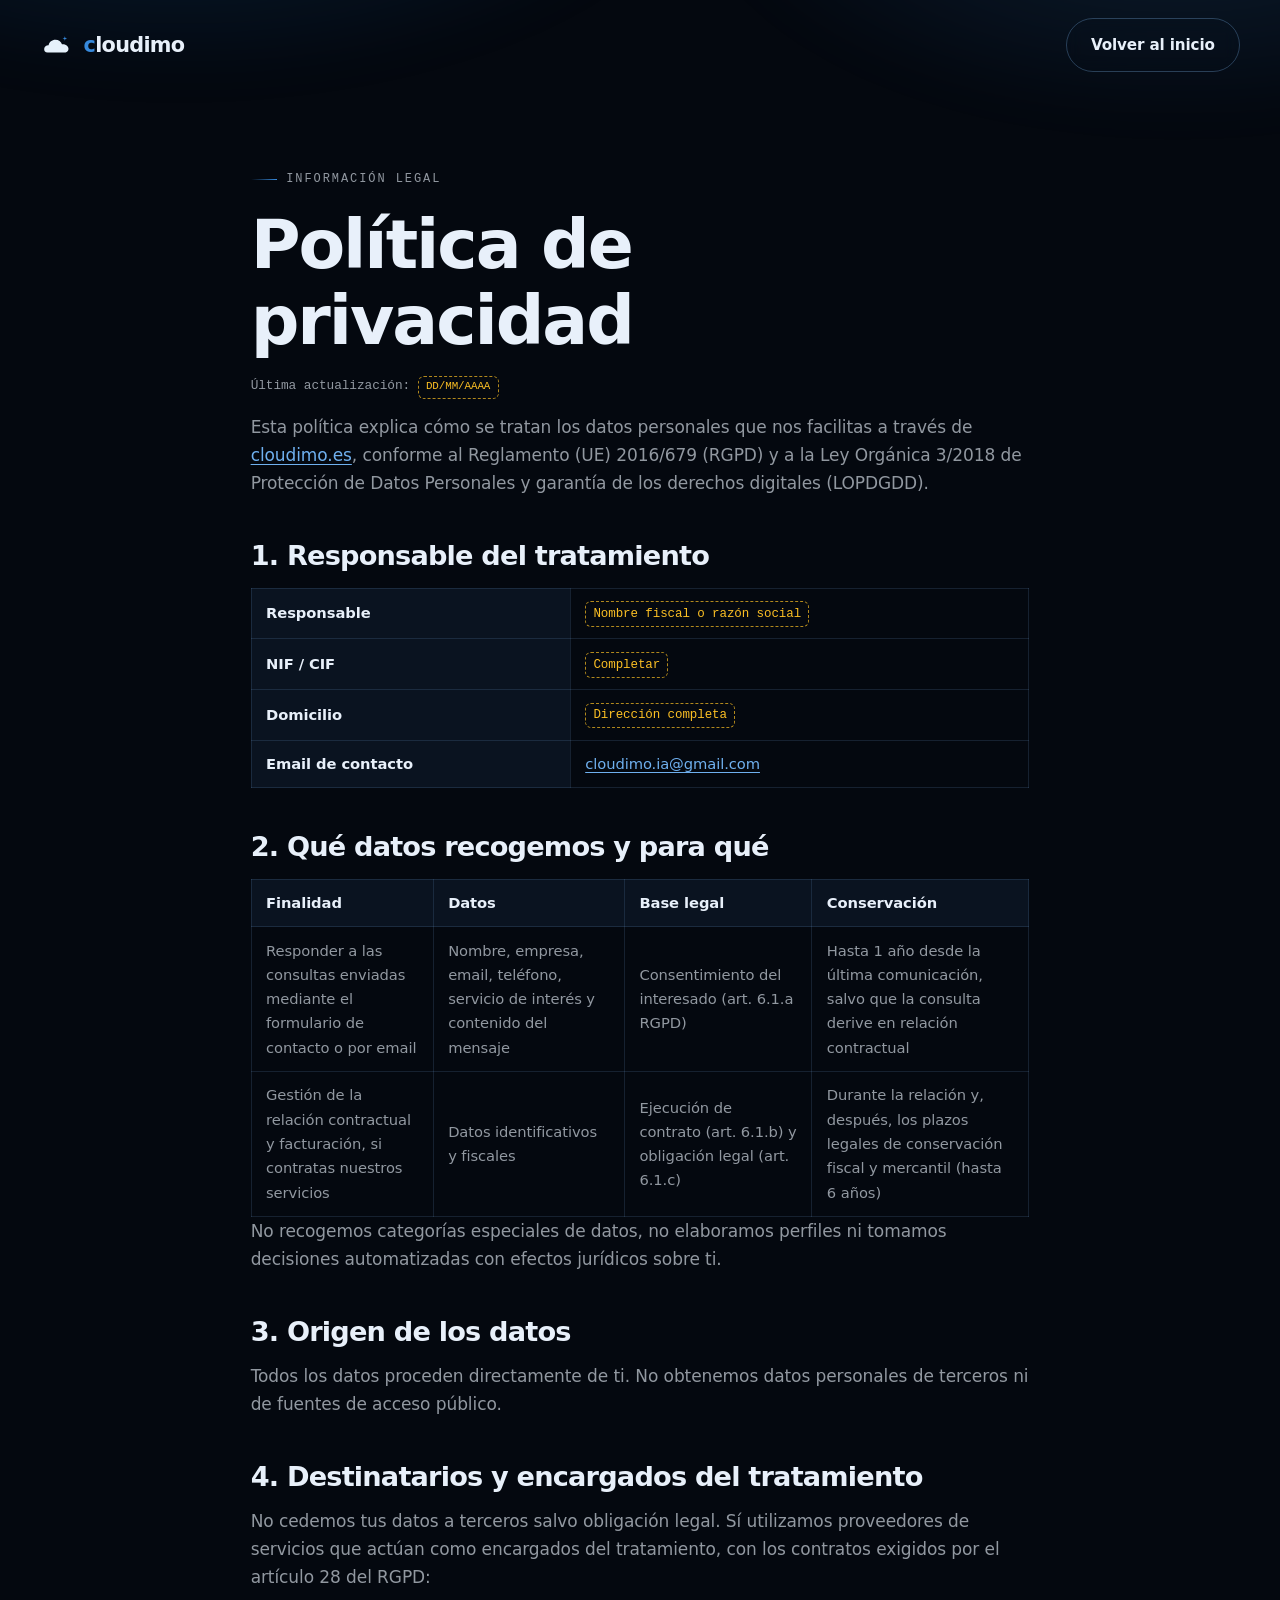
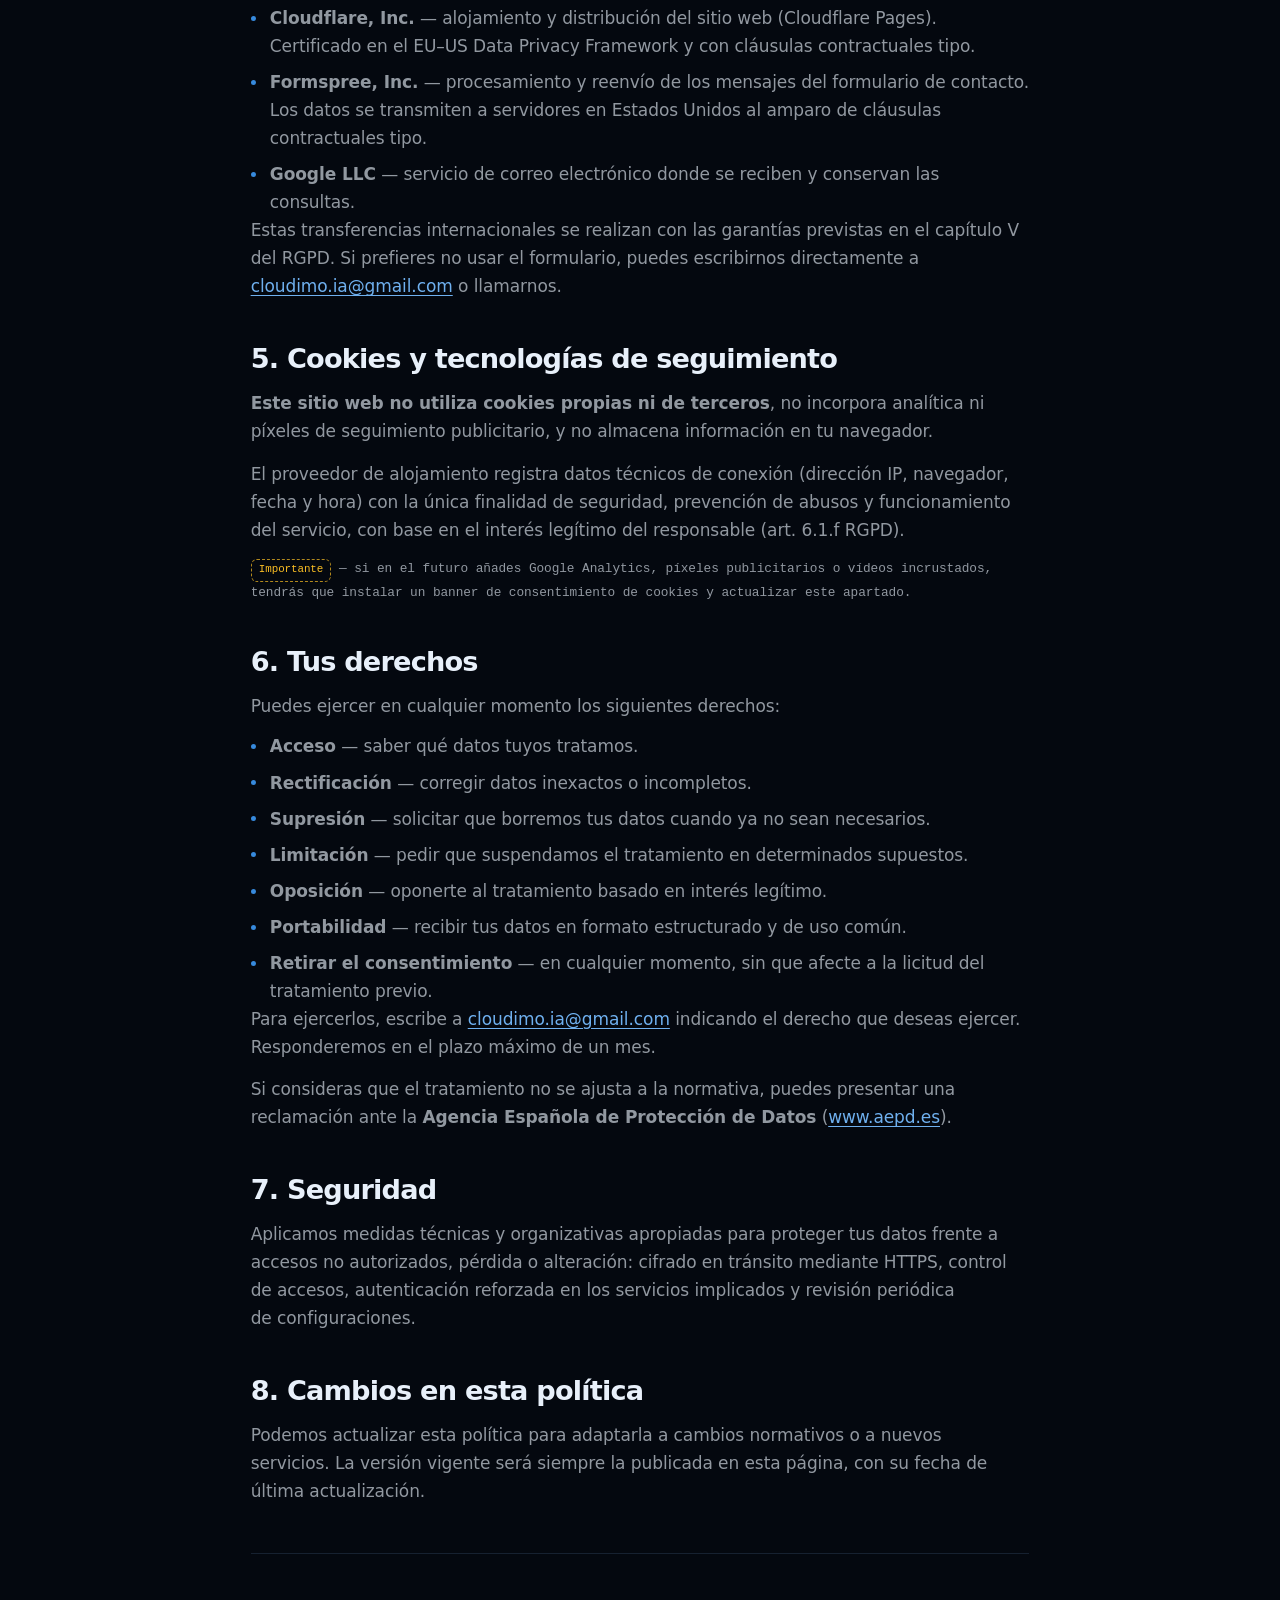
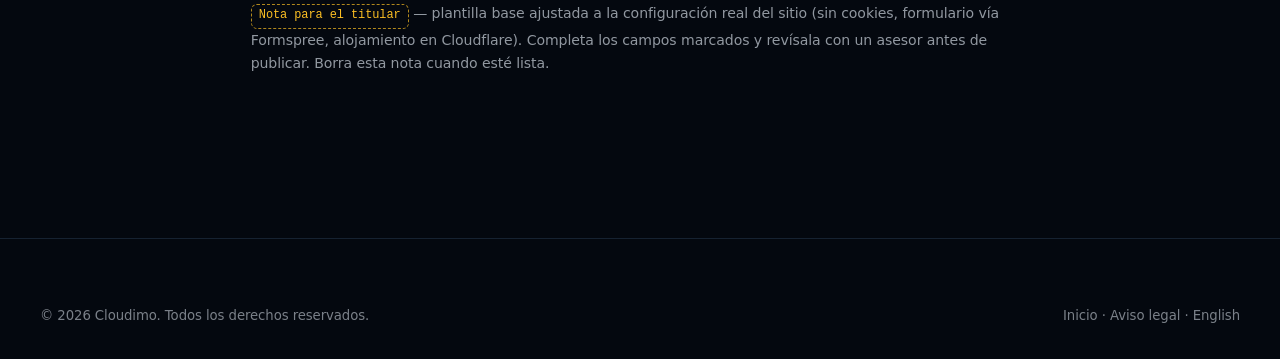
<file: legal/privacidad.html>
<!DOCTYPE html>
<html lang="es">
<head>
<meta charset="utf-8">
<meta name="viewport" content="width=device-width, initial-scale=1">
<title>Política de privacidad — Cloudimo</title>
<meta name="description" content="Política de privacidad y tratamiento de datos personales de Cloudimo.">
<meta name="robots" content="noindex, follow">
<meta name="theme-color" content="#04080F">
<link rel="canonical" href="https://cloudimo.es/legal/privacidad.html">
<link rel="icon" href="/favicon.ico" sizes="any">
<link rel="icon" href="/assets/brand/svg/cloudimo_icono_nube.svg" type="image/svg+xml">
<link rel="stylesheet" href="/assets/css/styles.css">
<script src="/assets/js/main.js" defer></script>
</head>

<body>
<a class="skip-link" href="#main">Saltar al contenido</a>

<header class="site-header is-stuck">
  <div class="shell">
    <a class="brand" href="/" aria-label="Cloudimo — inicio">
      <span class="brand__mark" aria-hidden="true">
        <svg viewBox="-15 -25 130 90" xmlns="http://www.w3.org/2000/svg">
          <path d="M14,50 C5,50 0,43 1,35 C2,27 10,21 18,22 C20,10 31,1 44,1 C56,1 66,8 69,18 C82,17 94,25 94,36 C94,45 86,50 76,50 Z" fill="#E6F1FB"/>
          <polygon points="80,-13 82.12,-6.12 89,-4 82.12,-1.88 80,5 77.88,-1.88 71,-4 77.88,-6.12" fill="#378ADD"/>
        </svg>
      </span>
      <span class="brand__word"><span>c</span>loudimo</span>
    </a>
    <div class="header-actions" style="margin-left:auto">
      <a class="btn btn--ghost" href="/">Volver al inicio</a>
    </div>
  </div>
</header>

<main id="main" class="legal">
  <div class="shell legal__body">
    <p class="eyebrow">Información legal</p>
    <h1 style="font-size:clamp(2rem,1.6rem+1.8vw,2.9rem)">Política de privacidad</h1>
    <p class="legal__meta">Última actualización: <span class="todo">DD/MM/AAAA</span></p>

    <p>
      Esta política explica cómo se tratan los datos personales que nos facilitas a través de
      <a href="https://cloudimo.es/">cloudimo.es</a>, conforme al Reglamento (UE) 2016/679
      (RGPD) y a la Ley Orgánica 3/2018 de Protección de Datos Personales y garantía de los
      derechos digitales (LOPDGDD).
    </p>

    <h2>1. Responsable del tratamiento</h2>
    <table>
      <tbody>
        <tr><th>Responsable</th><td><span class="todo">Nombre fiscal o razón social</span></td></tr>
        <tr><th>NIF / CIF</th><td><span class="todo">Completar</span></td></tr>
        <tr><th>Domicilio</th><td><span class="todo">Dirección completa</span></td></tr>
        <tr><th>Email de contacto</th><td><a href="mailto:cloudimo.ia@gmail.com">cloudimo.ia@gmail.com</a></td></tr>
      </tbody>
    </table>

    <h2>2. Qué datos recogemos y para qué</h2>
    <table>
      <thead>
        <tr><th>Finalidad</th><th>Datos</th><th>Base legal</th><th>Conservación</th></tr>
      </thead>
      <tbody>
        <tr>
          <td>Responder a las consultas enviadas mediante el formulario de contacto o por email</td>
          <td>Nombre, empresa, email, teléfono, servicio de interés y contenido del mensaje</td>
          <td>Consentimiento del interesado (art. 6.1.a RGPD)</td>
          <td>Hasta 1 año desde la última comunicación, salvo que la consulta derive en relación contractual</td>
        </tr>
        <tr>
          <td>Gestión de la relación contractual y facturación, si contratas nuestros servicios</td>
          <td>Datos identificativos y fiscales</td>
          <td>Ejecución de contrato (art. 6.1.b) y obligación legal (art. 6.1.c)</td>
          <td>Durante la relación y, después, los plazos legales de conservación fiscal y mercantil (hasta 6 años)</td>
        </tr>
      </tbody>
    </table>
    <p>
      No recogemos categorías especiales de datos, no elaboramos perfiles ni tomamos
      decisiones automatizadas con efectos jurídicos sobre ti.
    </p>

    <h2>3. Origen de los datos</h2>
    <p>
      Todos los datos proceden directamente de ti. No obtenemos datos personales de terceros
      ni de fuentes de acceso público.
    </p>

    <h2>4. Destinatarios y encargados del tratamiento</h2>
    <p>
      No cedemos tus datos a terceros salvo obligación legal. Sí utilizamos proveedores de
      servicios que actúan como encargados del tratamiento, con los contratos exigidos por el
      artículo 28 del RGPD:
    </p>
    <ul>
      <li>
        <strong>Cloudflare, Inc.</strong> — alojamiento y distribución del sitio web
        (Cloudflare Pages). Certificado en el EU–US Data Privacy Framework y con cláusulas
        contractuales tipo.
      </li>
      <li>
        <strong>Formspree, Inc.</strong> — procesamiento y reenvío de los mensajes del
        formulario de contacto. Los datos se transmiten a servidores en Estados Unidos al
        amparo de cláusulas contractuales tipo.
      </li>
      <li>
        <strong>Google LLC</strong> — servicio de correo electrónico donde se reciben y
        conservan las consultas.
      </li>
    </ul>
    <p>
      Estas transferencias internacionales se realizan con las garantías previstas en el
      capítulo V del RGPD. Si prefieres no usar el formulario, puedes escribirnos directamente
      a <a href="mailto:cloudimo.ia@gmail.com">cloudimo.ia@gmail.com</a> o llamarnos.
    </p>

    <h2>5. Cookies y tecnologías de seguimiento</h2>
    <p>
      <strong>Este sitio web no utiliza cookies propias ni de terceros</strong>, no incorpora
      analítica ni píxeles de seguimiento publicitario, y no almacena información en tu
      navegador.
    </p>
    <p>
      El proveedor de alojamiento registra datos técnicos de conexión (dirección IP,
      navegador, fecha y hora) con la única finalidad de seguridad, prevención de abusos y
      funcionamiento del servicio, con base en el interés legítimo del responsable
      (art. 6.1.f RGPD).
    </p>
    <p class="legal__meta">
      <span class="todo">Importante</span> — si en el futuro añades Google Analytics,
      píxeles publicitarios o vídeos incrustados, tendrás que instalar un banner de
      consentimiento de cookies y actualizar este apartado.
    </p>

    <h2>6. Tus derechos</h2>
    <p>Puedes ejercer en cualquier momento los siguientes derechos:</p>
    <ul>
      <li><strong>Acceso</strong> — saber qué datos tuyos tratamos.</li>
      <li><strong>Rectificación</strong> — corregir datos inexactos o incompletos.</li>
      <li><strong>Supresión</strong> — solicitar que borremos tus datos cuando ya no sean necesarios.</li>
      <li><strong>Limitación</strong> — pedir que suspendamos el tratamiento en determinados supuestos.</li>
      <li><strong>Oposición</strong> — oponerte al tratamiento basado en interés legítimo.</li>
      <li><strong>Portabilidad</strong> — recibir tus datos en formato estructurado y de uso común.</li>
      <li><strong>Retirar el consentimiento</strong> — en cualquier momento, sin que afecte a la licitud del tratamiento previo.</li>
    </ul>
    <p>
      Para ejercerlos, escribe a <a href="mailto:cloudimo.ia@gmail.com">cloudimo.ia@gmail.com</a>
      indicando el derecho que deseas ejercer. Responderemos en el plazo máximo de un mes.
    </p>
    <p>
      Si consideras que el tratamiento no se ajusta a la normativa, puedes presentar una
      reclamación ante la <strong>Agencia Española de Protección de Datos</strong>
      (<a href="https://www.aepd.es" target="_blank" rel="noopener">www.aepd.es</a>).
    </p>

    <h2>7. Seguridad</h2>
    <p>
      Aplicamos medidas técnicas y organizativas apropiadas para proteger tus datos frente a
      accesos no autorizados, pérdida o alteración: cifrado en tránsito mediante HTTPS,
      control de accesos, autenticación reforzada en los servicios implicados y revisión
      periódica de configuraciones.
    </p>

    <h2>8. Cambios en esta política</h2>
    <p>
      Podemos actualizar esta política para adaptarla a cambios normativos o a nuevos
      servicios. La versión vigente será siempre la publicada en esta página, con su fecha de
      última actualización.
    </p>

    <hr style="margin:3rem 0; border:0; border-top:1px solid var(--line)">
    <p style="font-size:0.88rem">
      <span class="todo">Nota para el titular</span> — plantilla base ajustada a la
      configuración real del sitio (sin cookies, formulario vía Formspree, alojamiento en
      Cloudflare). Completa los campos marcados y revísala con un asesor antes de publicar.
      Borra esta nota cuando esté lista.
    </p>
  </div>
</main>

<footer class="site-footer footer">
  <div class="shell">
    <div class="footer__bottom" style="border:0; padding-top:0">
      <p>© <span data-year></span> Cloudimo. Todos los derechos reservados.</p>
      <p>
        <a href="/">Inicio</a> ·
        <a href="/legal/aviso-legal.html">Aviso legal</a> ·
        <a href="/en/legal/privacy.html" hreflang="en">English</a>
      </p>
    </div>
  </div>
</footer>

</body>
</html>
</file>
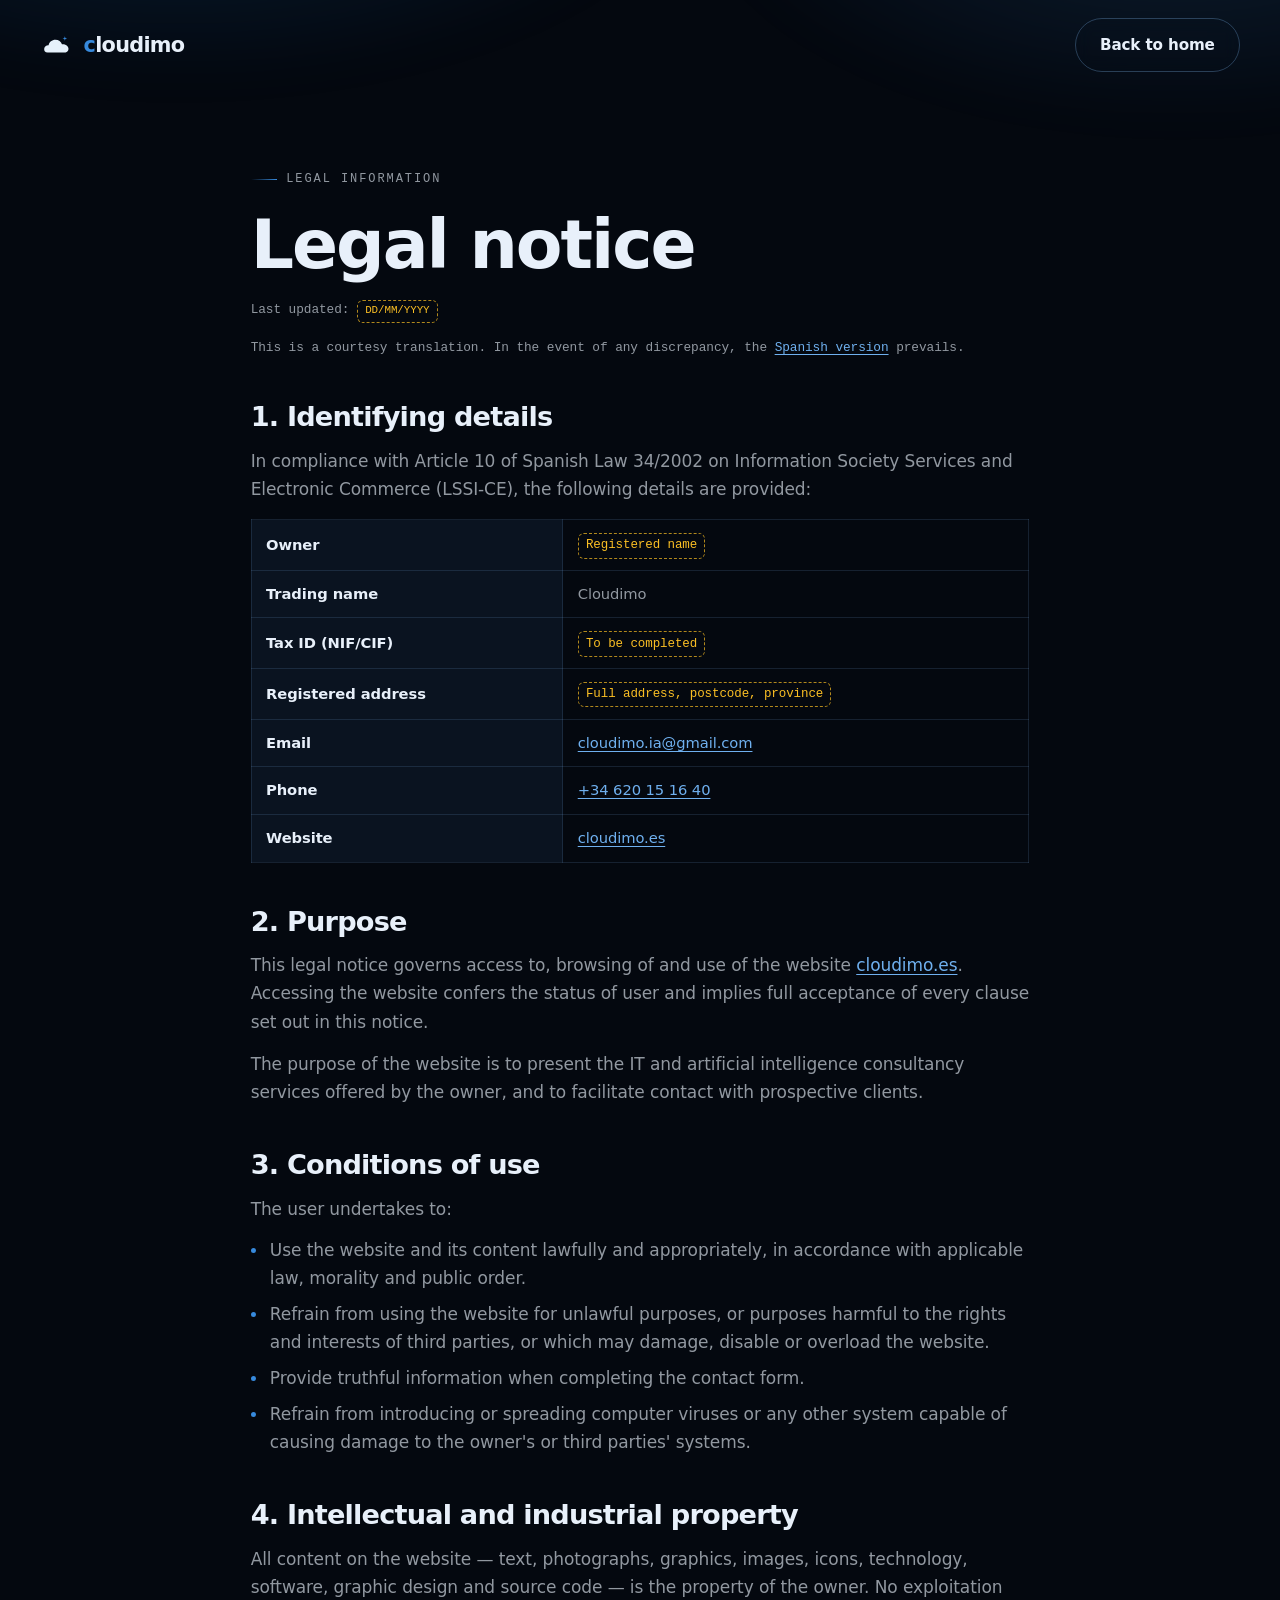
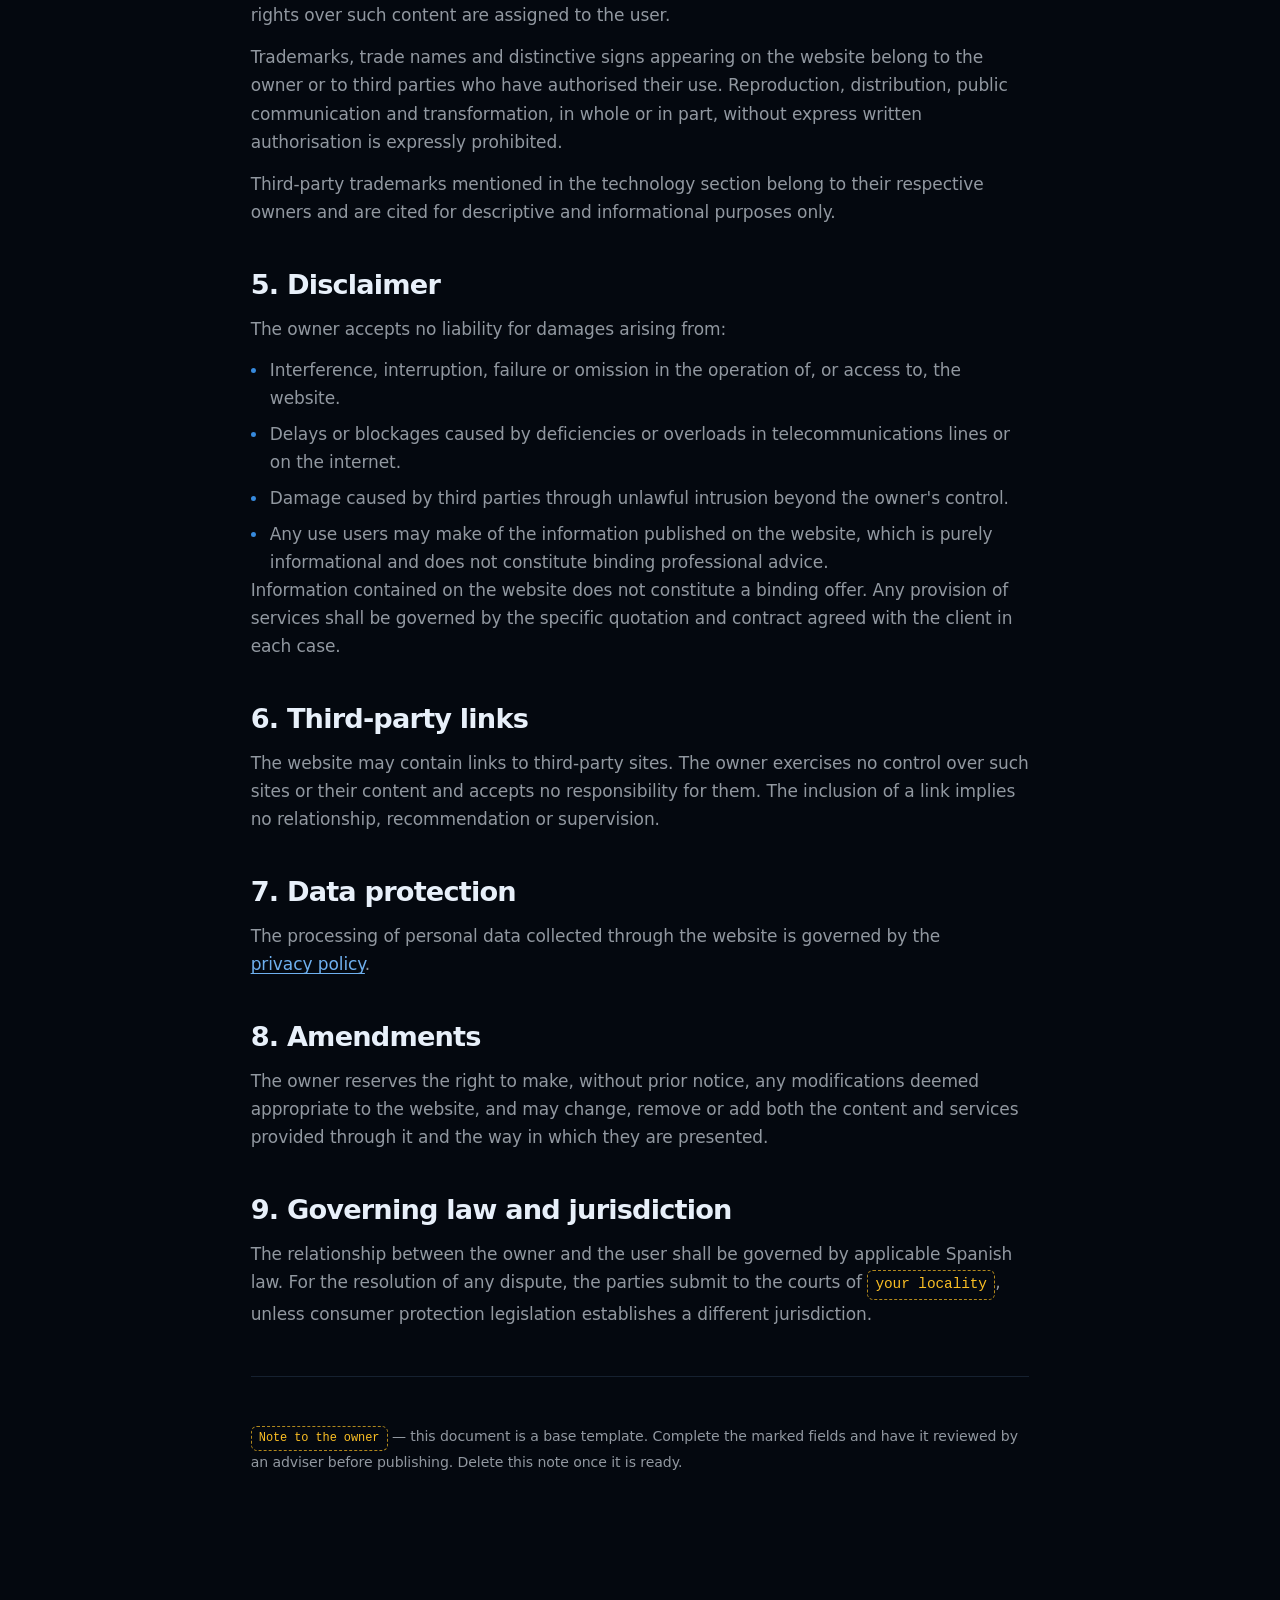
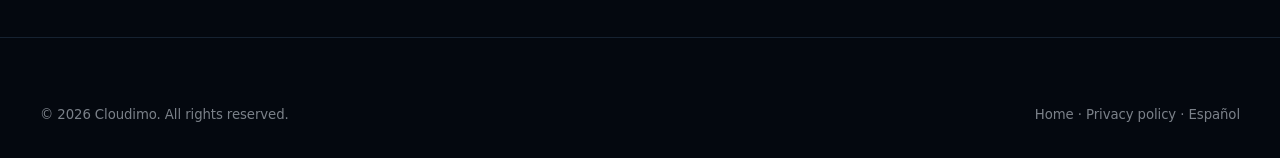
<file: en/legal/legal-notice.html>
<!DOCTYPE html>
<html lang="en">
<head>
<meta charset="utf-8">
<meta name="viewport" content="width=device-width, initial-scale=1">
<title>Legal notice — Cloudimo</title>
<meta name="description" content="Legal notice and terms of use for the Cloudimo website.">
<meta name="robots" content="noindex, follow">
<meta name="theme-color" content="#04080F">
<link rel="canonical" href="https://cloudimo.es/en/legal/legal-notice.html">
<link rel="icon" href="/favicon.ico" sizes="any">
<link rel="icon" href="/assets/brand/svg/cloudimo_icono_nube.svg" type="image/svg+xml">
<link rel="stylesheet" href="/assets/css/styles.css">
<script src="/assets/js/main.js" defer></script>
</head>

<body>
<a class="skip-link" href="#main">Skip to content</a>

<header class="site-header is-stuck">
  <div class="shell">
    <a class="brand" href="/en/" aria-label="Cloudimo — home">
      <span class="brand__mark" aria-hidden="true">
        <svg viewBox="-15 -25 130 90" xmlns="http://www.w3.org/2000/svg">
          <path d="M14,50 C5,50 0,43 1,35 C2,27 10,21 18,22 C20,10 31,1 44,1 C56,1 66,8 69,18 C82,17 94,25 94,36 C94,45 86,50 76,50 Z" fill="#E6F1FB"/>
          <polygon points="80,-13 82.12,-6.12 89,-4 82.12,-1.88 80,5 77.88,-1.88 71,-4 77.88,-6.12" fill="#378ADD"/>
        </svg>
      </span>
      <span class="brand__word"><span>c</span>loudimo</span>
    </a>
    <div class="header-actions" style="margin-left:auto">
      <a class="btn btn--ghost" href="/en/">Back to home</a>
    </div>
  </div>
</header>

<main id="main" class="legal">
  <div class="shell legal__body">
    <p class="eyebrow">Legal information</p>
    <h1 style="font-size:clamp(2rem,1.6rem+1.8vw,2.9rem)">Legal notice</h1>
    <p class="legal__meta">Last updated: <span class="todo">DD/MM/YYYY</span></p>
    <p class="legal__meta">
      This is a courtesy translation. In the event of any discrepancy, the
      <a href="/legal/aviso-legal.html">Spanish version</a> prevails.
    </p>

    <h2>1. Identifying details</h2>
    <p>
      In compliance with Article 10 of Spanish Law 34/2002 on Information Society Services and
      Electronic Commerce (LSSI-CE), the following details are provided:
    </p>
    <table>
      <tbody>
        <tr><th>Owner</th><td><span class="todo">Registered name</span></td></tr>
        <tr><th>Trading name</th><td>Cloudimo</td></tr>
        <tr><th>Tax ID (NIF/CIF)</th><td><span class="todo">To be completed</span></td></tr>
        <tr><th>Registered address</th><td><span class="todo">Full address, postcode, province</span></td></tr>
        <tr><th>Email</th><td><a href="mailto:cloudimo.ia@gmail.com">cloudimo.ia@gmail.com</a></td></tr>
        <tr><th>Phone</th><td><a href="tel:+34620151640">+34 620 15 16 40</a></td></tr>
        <tr><th>Website</th><td><a href="https://cloudimo.es/">cloudimo.es</a></td></tr>
      </tbody>
    </table>

    <h2>2. Purpose</h2>
    <p>
      This legal notice governs access to, browsing of and use of the website
      <a href="https://cloudimo.es/">cloudimo.es</a>. Accessing the website confers the status
      of user and implies full acceptance of every clause set out in this notice.
    </p>
    <p>
      The purpose of the website is to present the IT and artificial intelligence consultancy
      services offered by the owner, and to facilitate contact with prospective clients.
    </p>

    <h2>3. Conditions of use</h2>
    <p>The user undertakes to:</p>
    <ul>
      <li>Use the website and its content lawfully and appropriately, in accordance with applicable law, morality and public order.</li>
      <li>Refrain from using the website for unlawful purposes, or purposes harmful to the rights and interests of third parties, or which may damage, disable or overload the website.</li>
      <li>Provide truthful information when completing the contact form.</li>
      <li>Refrain from introducing or spreading computer viruses or any other system capable of causing damage to the owner's or third parties' systems.</li>
    </ul>

    <h2>4. Intellectual and industrial property</h2>
    <p>
      All content on the website — text, photographs, graphics, images, icons, technology,
      software, graphic design and source code — is the property of the owner. No exploitation
      rights over such content are assigned to the user.
    </p>
    <p>
      Trademarks, trade names and distinctive signs appearing on the website belong to the
      owner or to third parties who have authorised their use. Reproduction, distribution,
      public communication and transformation, in whole or in part, without express written
      authorisation is expressly prohibited.
    </p>
    <p>
      Third-party trademarks mentioned in the technology section belong to their respective
      owners and are cited for descriptive and informational purposes only.
    </p>

    <h2>5. Disclaimer</h2>
    <p>The owner accepts no liability for damages arising from:</p>
    <ul>
      <li>Interference, interruption, failure or omission in the operation of, or access to, the website.</li>
      <li>Delays or blockages caused by deficiencies or overloads in telecommunications lines or on the internet.</li>
      <li>Damage caused by third parties through unlawful intrusion beyond the owner's control.</li>
      <li>Any use users may make of the information published on the website, which is purely informational and does not constitute binding professional advice.</li>
    </ul>
    <p>
      Information contained on the website does not constitute a binding offer. Any provision
      of services shall be governed by the specific quotation and contract agreed with the
      client in each case.
    </p>

    <h2>6. Third-party links</h2>
    <p>
      The website may contain links to third-party sites. The owner exercises no control over
      such sites or their content and accepts no responsibility for them. The inclusion of a
      link implies no relationship, recommendation or supervision.
    </p>

    <h2>7. Data protection</h2>
    <p>
      The processing of personal data collected through the website is governed by the
      <a href="/en/legal/privacy.html">privacy policy</a>.
    </p>

    <h2>8. Amendments</h2>
    <p>
      The owner reserves the right to make, without prior notice, any modifications deemed
      appropriate to the website, and may change, remove or add both the content and services
      provided through it and the way in which they are presented.
    </p>

    <h2>9. Governing law and jurisdiction</h2>
    <p>
      The relationship between the owner and the user shall be governed by applicable Spanish
      law. For the resolution of any dispute, the parties submit to the courts of
      <span class="todo">your locality</span>, unless consumer protection legislation
      establishes a different jurisdiction.
    </p>

    <hr style="margin:3rem 0; border:0; border-top:1px solid var(--line)">
    <p style="font-size:0.88rem">
      <span class="todo">Note to the owner</span> — this document is a base template.
      Complete the marked fields and have it reviewed by an adviser before publishing.
      Delete this note once it is ready.
    </p>
  </div>
</main>

<footer class="site-footer footer">
  <div class="shell">
    <div class="footer__bottom" style="border:0; padding-top:0">
      <p>© <span data-year></span> Cloudimo. All rights reserved.</p>
      <p>
        <a href="/en/">Home</a> ·
        <a href="/en/legal/privacy.html">Privacy policy</a> ·
        <a href="/legal/aviso-legal.html" hreflang="es">Español</a>
      </p>
    </div>
  </div>
</footer>

</body>
</html>
</file>
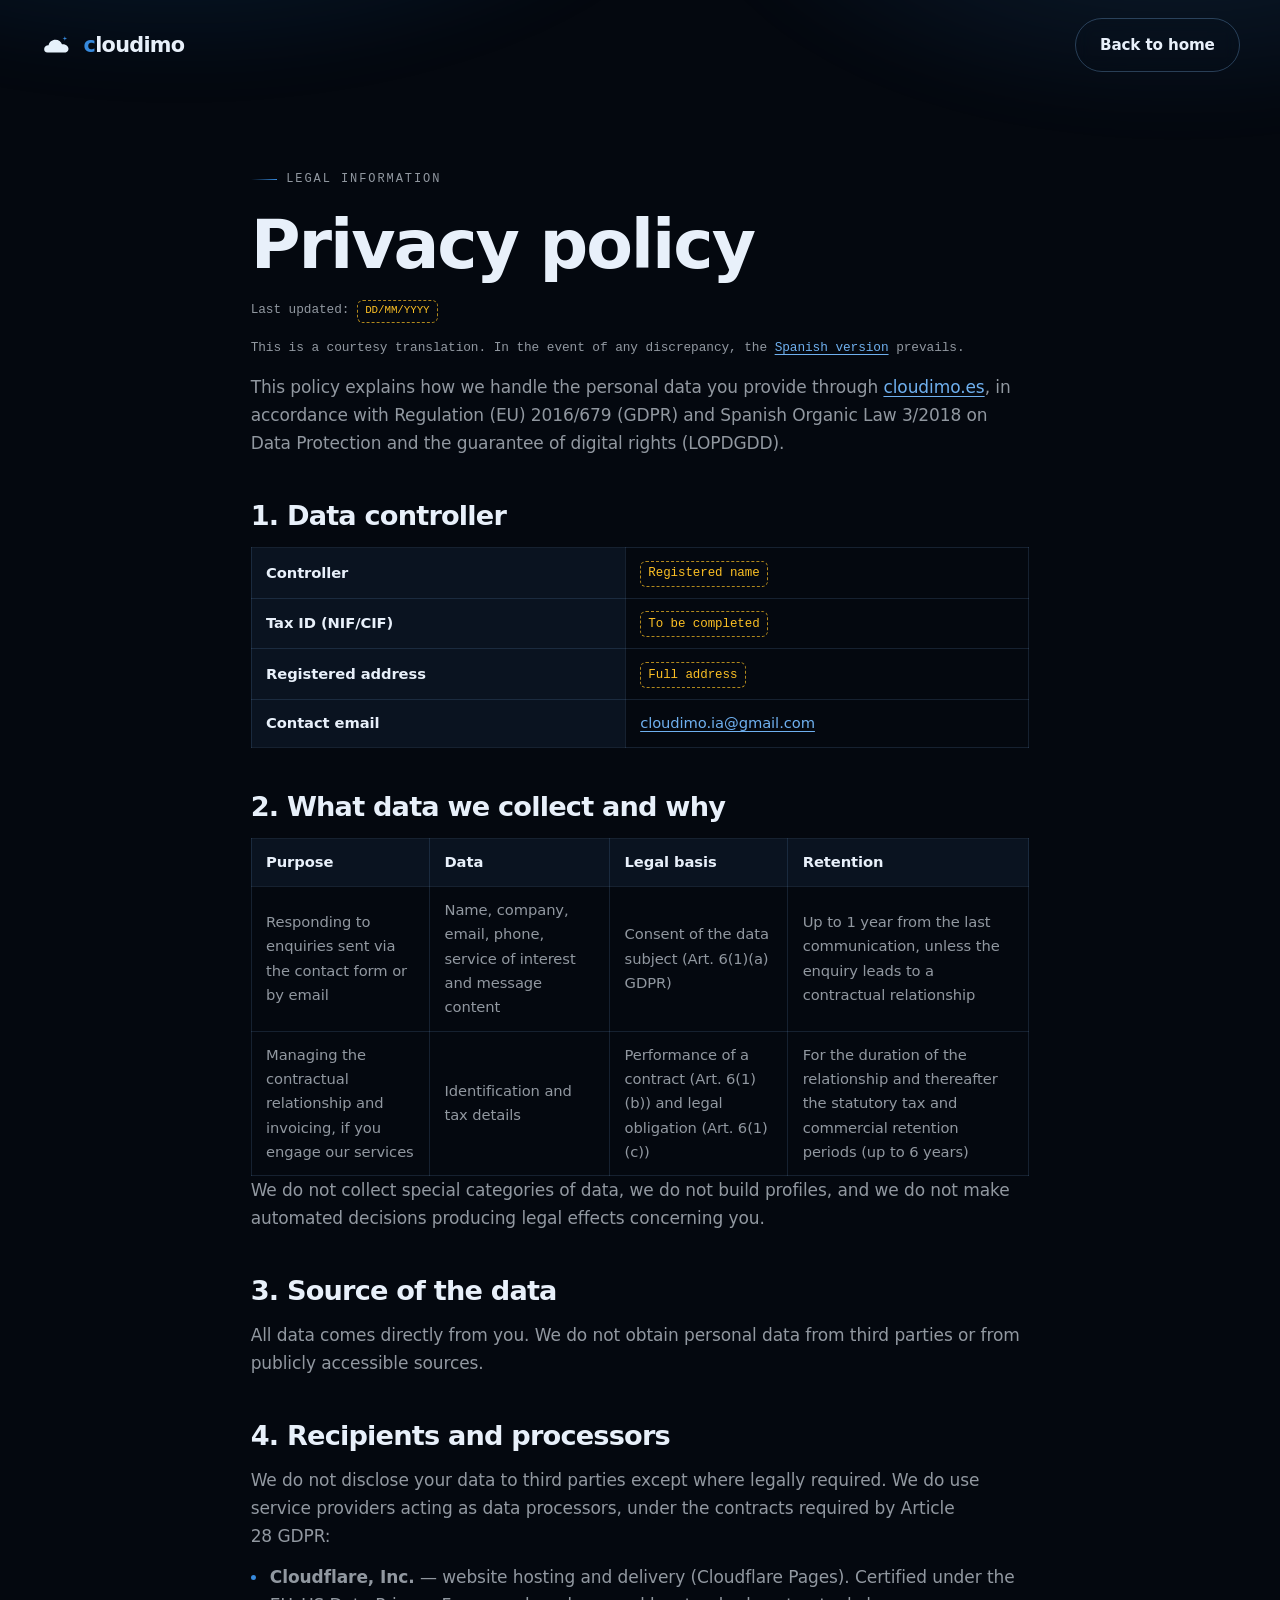
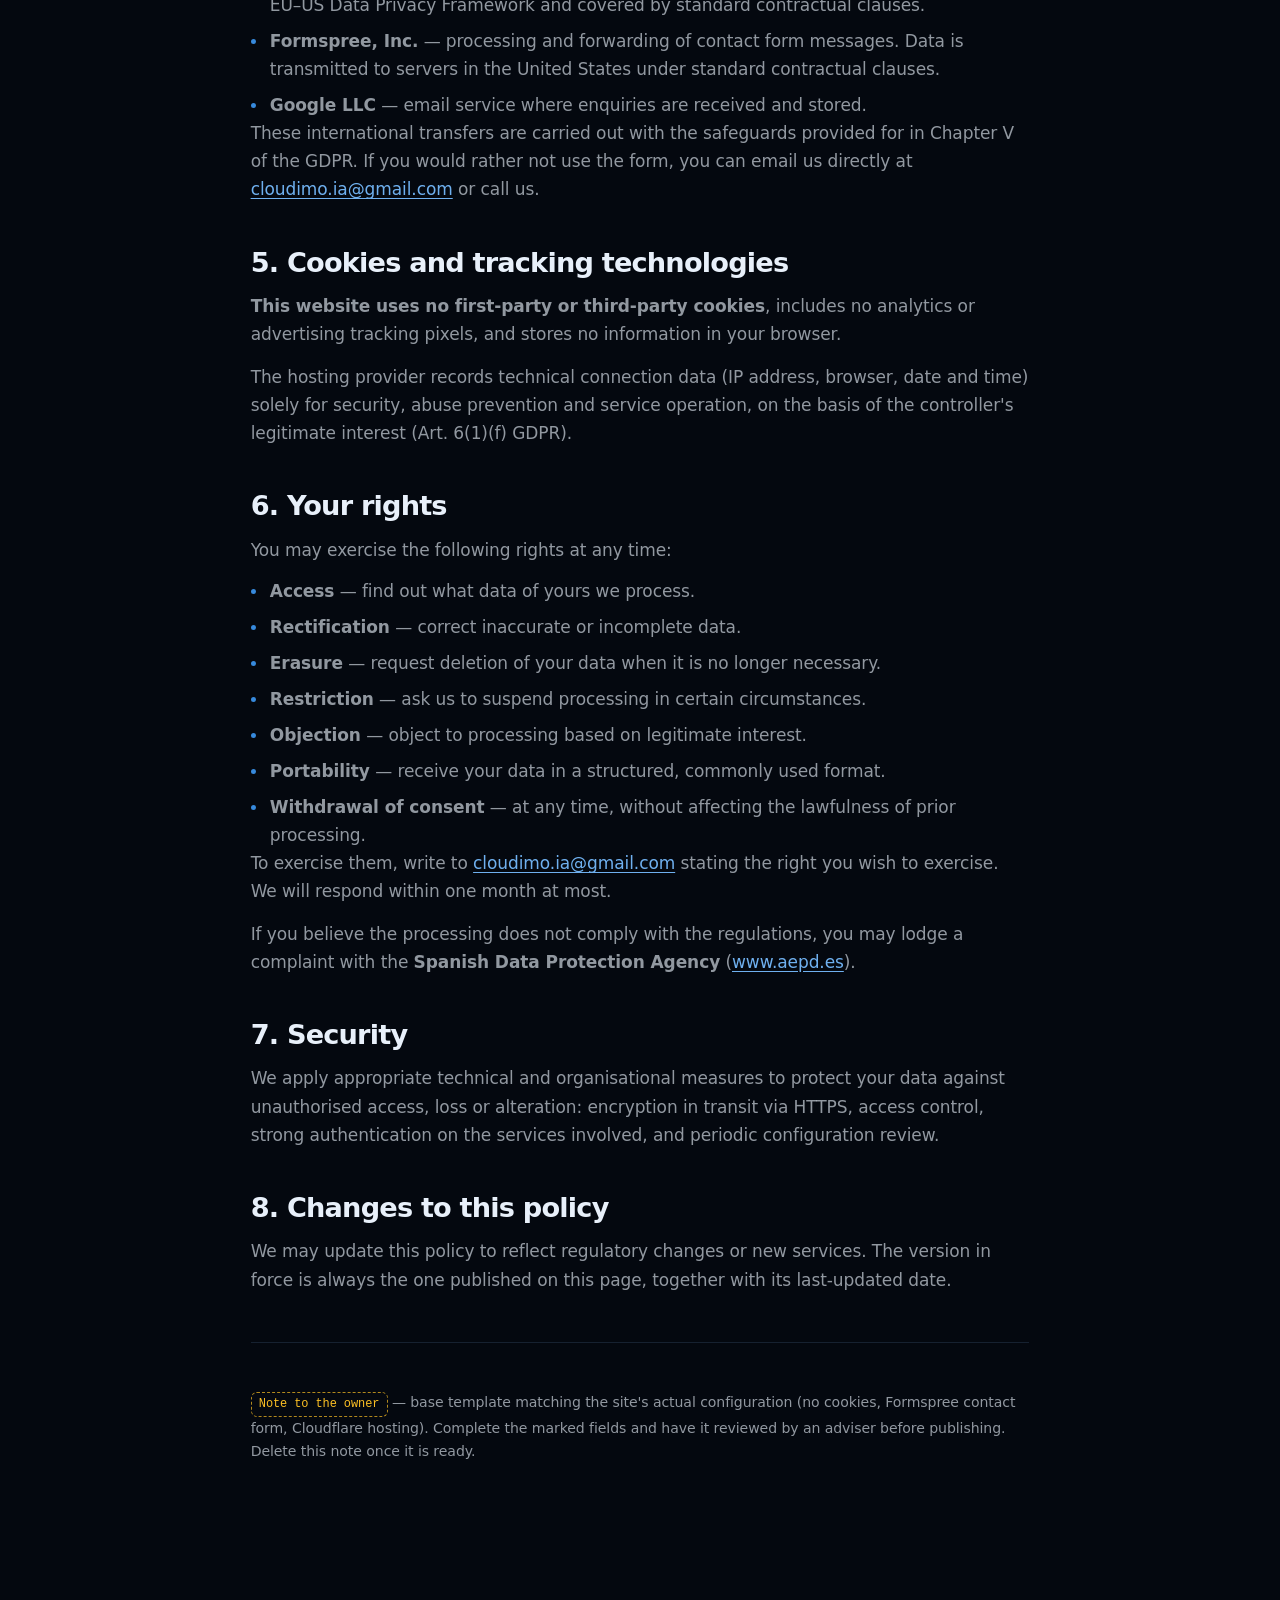
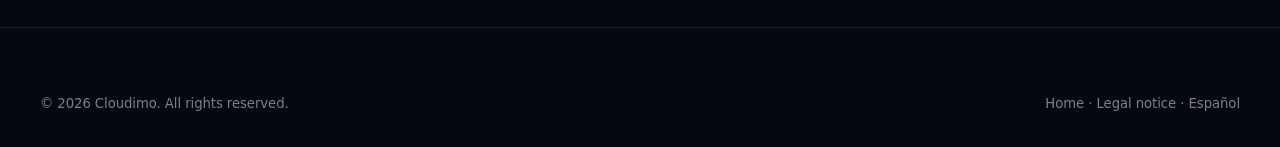
<file: en/legal/privacy.html>
<!DOCTYPE html>
<html lang="en">
<head>
<meta charset="utf-8">
<meta name="viewport" content="width=device-width, initial-scale=1">
<title>Privacy policy — Cloudimo</title>
<meta name="description" content="Privacy policy and personal data processing at Cloudimo.">
<meta name="robots" content="noindex, follow">
<meta name="theme-color" content="#04080F">
<link rel="canonical" href="https://cloudimo.es/en/legal/privacy.html">
<link rel="icon" href="/favicon.ico" sizes="any">
<link rel="icon" href="/assets/brand/svg/cloudimo_icono_nube.svg" type="image/svg+xml">
<link rel="stylesheet" href="/assets/css/styles.css">
<script src="/assets/js/main.js" defer></script>
</head>

<body>
<a class="skip-link" href="#main">Skip to content</a>

<header class="site-header is-stuck">
  <div class="shell">
    <a class="brand" href="/en/" aria-label="Cloudimo — home">
      <span class="brand__mark" aria-hidden="true">
        <svg viewBox="-15 -25 130 90" xmlns="http://www.w3.org/2000/svg">
          <path d="M14,50 C5,50 0,43 1,35 C2,27 10,21 18,22 C20,10 31,1 44,1 C56,1 66,8 69,18 C82,17 94,25 94,36 C94,45 86,50 76,50 Z" fill="#E6F1FB"/>
          <polygon points="80,-13 82.12,-6.12 89,-4 82.12,-1.88 80,5 77.88,-1.88 71,-4 77.88,-6.12" fill="#378ADD"/>
        </svg>
      </span>
      <span class="brand__word"><span>c</span>loudimo</span>
    </a>
    <div class="header-actions" style="margin-left:auto">
      <a class="btn btn--ghost" href="/en/">Back to home</a>
    </div>
  </div>
</header>

<main id="main" class="legal">
  <div class="shell legal__body">
    <p class="eyebrow">Legal information</p>
    <h1 style="font-size:clamp(2rem,1.6rem+1.8vw,2.9rem)">Privacy policy</h1>
    <p class="legal__meta">Last updated: <span class="todo">DD/MM/YYYY</span></p>
    <p class="legal__meta">
      This is a courtesy translation. In the event of any discrepancy, the
      <a href="/legal/privacidad.html">Spanish version</a> prevails.
    </p>

    <p>
      This policy explains how we handle the personal data you provide through
      <a href="https://cloudimo.es/">cloudimo.es</a>, in accordance with Regulation (EU)
      2016/679 (GDPR) and Spanish Organic Law 3/2018 on Data Protection and the guarantee of
      digital rights (LOPDGDD).
    </p>

    <h2>1. Data controller</h2>
    <table>
      <tbody>
        <tr><th>Controller</th><td><span class="todo">Registered name</span></td></tr>
        <tr><th>Tax ID (NIF/CIF)</th><td><span class="todo">To be completed</span></td></tr>
        <tr><th>Registered address</th><td><span class="todo">Full address</span></td></tr>
        <tr><th>Contact email</th><td><a href="mailto:cloudimo.ia@gmail.com">cloudimo.ia@gmail.com</a></td></tr>
      </tbody>
    </table>

    <h2>2. What data we collect and why</h2>
    <table>
      <thead>
        <tr><th>Purpose</th><th>Data</th><th>Legal basis</th><th>Retention</th></tr>
      </thead>
      <tbody>
        <tr>
          <td>Responding to enquiries sent via the contact form or by email</td>
          <td>Name, company, email, phone, service of interest and message content</td>
          <td>Consent of the data subject (Art. 6(1)(a) GDPR)</td>
          <td>Up to 1 year from the last communication, unless the enquiry leads to a contractual relationship</td>
        </tr>
        <tr>
          <td>Managing the contractual relationship and invoicing, if you engage our services</td>
          <td>Identification and tax details</td>
          <td>Performance of a contract (Art. 6(1)(b)) and legal obligation (Art. 6(1)(c))</td>
          <td>For the duration of the relationship and thereafter the statutory tax and commercial retention periods (up to 6 years)</td>
        </tr>
      </tbody>
    </table>
    <p>
      We do not collect special categories of data, we do not build profiles, and we do not
      make automated decisions producing legal effects concerning you.
    </p>

    <h2>3. Source of the data</h2>
    <p>
      All data comes directly from you. We do not obtain personal data from third parties or
      from publicly accessible sources.
    </p>

    <h2>4. Recipients and processors</h2>
    <p>
      We do not disclose your data to third parties except where legally required. We do use
      service providers acting as data processors, under the contracts required by Article 28
      GDPR:
    </p>
    <ul>
      <li>
        <strong>Cloudflare, Inc.</strong> — website hosting and delivery (Cloudflare Pages).
        Certified under the EU–US Data Privacy Framework and covered by standard contractual
        clauses.
      </li>
      <li>
        <strong>Formspree, Inc.</strong> — processing and forwarding of contact form
        messages. Data is transmitted to servers in the United States under standard
        contractual clauses.
      </li>
      <li>
        <strong>Google LLC</strong> — email service where enquiries are received and stored.
      </li>
    </ul>
    <p>
      These international transfers are carried out with the safeguards provided for in
      Chapter V of the GDPR. If you would rather not use the form, you can email us directly
      at <a href="mailto:cloudimo.ia@gmail.com">cloudimo.ia@gmail.com</a> or call us.
    </p>

    <h2>5. Cookies and tracking technologies</h2>
    <p>
      <strong>This website uses no first-party or third-party cookies</strong>, includes no
      analytics or advertising tracking pixels, and stores no information in your browser.
    </p>
    <p>
      The hosting provider records technical connection data (IP address, browser, date and
      time) solely for security, abuse prevention and service operation, on the basis of the
      controller's legitimate interest (Art. 6(1)(f) GDPR).
    </p>

    <h2>6. Your rights</h2>
    <p>You may exercise the following rights at any time:</p>
    <ul>
      <li><strong>Access</strong> — find out what data of yours we process.</li>
      <li><strong>Rectification</strong> — correct inaccurate or incomplete data.</li>
      <li><strong>Erasure</strong> — request deletion of your data when it is no longer necessary.</li>
      <li><strong>Restriction</strong> — ask us to suspend processing in certain circumstances.</li>
      <li><strong>Objection</strong> — object to processing based on legitimate interest.</li>
      <li><strong>Portability</strong> — receive your data in a structured, commonly used format.</li>
      <li><strong>Withdrawal of consent</strong> — at any time, without affecting the lawfulness of prior processing.</li>
    </ul>
    <p>
      To exercise them, write to <a href="mailto:cloudimo.ia@gmail.com">cloudimo.ia@gmail.com</a>
      stating the right you wish to exercise. We will respond within one month at most.
    </p>
    <p>
      If you believe the processing does not comply with the regulations, you may lodge a
      complaint with the <strong>Spanish Data Protection Agency</strong>
      (<a href="https://www.aepd.es" target="_blank" rel="noopener">www.aepd.es</a>).
    </p>

    <h2>7. Security</h2>
    <p>
      We apply appropriate technical and organisational measures to protect your data against
      unauthorised access, loss or alteration: encryption in transit via HTTPS, access
      control, strong authentication on the services involved, and periodic configuration
      review.
    </p>

    <h2>8. Changes to this policy</h2>
    <p>
      We may update this policy to reflect regulatory changes or new services. The version in
      force is always the one published on this page, together with its last-updated date.
    </p>

    <hr style="margin:3rem 0; border:0; border-top:1px solid var(--line)">
    <p style="font-size:0.88rem">
      <span class="todo">Note to the owner</span> — base template matching the site's actual
      configuration (no cookies, Formspree contact form, Cloudflare hosting). Complete the
      marked fields and have it reviewed by an adviser before publishing. Delete this note
      once it is ready.
    </p>
  </div>
</main>

<footer class="site-footer footer">
  <div class="shell">
    <div class="footer__bottom" style="border:0; padding-top:0">
      <p>© <span data-year></span> Cloudimo. All rights reserved.</p>
      <p>
        <a href="/en/">Home</a> ·
        <a href="/en/legal/legal-notice.html">Legal notice</a> ·
        <a href="/legal/privacidad.html" hreflang="es">Español</a>
      </p>
    </div>
  </div>
</footer>

</body>
</html>
</file>
<file: assets/css/styles.css>
/* ==========================================================================
   Cloudimo — hoja de estilos principal
   Paleta de marca: #185FA5 (azul principal) · #378ADD (acento)
                    #E6F1FB (claro)          · #0B0B0B (tinta)
   ========================================================================== */

/* --- Reset --------------------------------------------------------------- */
*, *::before, *::after { box-sizing: border-box; }
* { margin: 0; }
html { -webkit-text-size-adjust: 100%; }
img, svg, video { display: block; max-width: 100%; height: auto; }
input, button, textarea, select { font: inherit; color: inherit; }
button { background: none; border: 0; cursor: pointer; }
a { color: inherit; text-decoration: none; }
ul, ol { list-style: none; padding: 0; }

/* --- Tokens -------------------------------------------------------------- */
:root {
  --brand:        #185FA5;
  --brand-deep:   #0F3F70;
  --accent:       #378ADD;
  --accent-soft:  #6FB0EF;
  --light:        #E6F1FB;

  --ink:          #04080F;
  --surface-1:    #070D18;
  --surface-2:    #0B1524;
  --surface-3:    #101F33;

  --text:         #E8F0FA;
  --text-muted:   rgba(232, 240, 250, 0.62);
  /* 0.52 es el mínimo que mantiene 4.5:1 (WCAG AA) sobre --ink. No bajar. */
  --text-faint:   rgba(232, 240, 250, 0.52);

  --line:         rgba(120, 170, 225, 0.16);
  --line-strong:  rgba(120, 170, 225, 0.32);

  --font-sans: "Segoe UI Variable Display", "Segoe UI", system-ui, -apple-system,
               "Inter", "Helvetica Neue", Arial, sans-serif;
  --font-mono: "Cascadia Code", "Cascadia Mono", ui-monospace, "SF Mono",
               Consolas, "Liberation Mono", monospace;

  --shell: 1200px;
  --gutter: clamp(1.25rem, 4vw, 2.5rem);
  --radius: 18px;
  --radius-sm: 12px;

  --ease: cubic-bezier(0.22, 1, 0.36, 1);
  --shadow: 0 24px 60px -28px rgba(0, 0, 0, 0.85);
  --glow: 0 0 0 1px var(--line), 0 30px 70px -40px rgba(55, 138, 221, 0.55);
}

/* --- Base ---------------------------------------------------------------- */
html { scroll-behavior: smooth; scroll-padding-top: 6rem; }

body {
  background: var(--ink);
  color: var(--text);
  font-family: var(--font-sans);
  font-size: clamp(1rem, 0.96rem + 0.2vw, 1.0625rem);
  line-height: 1.65;
  letter-spacing: -0.005em;
  -webkit-font-smoothing: antialiased;
  overflow-x: hidden;
}

/* Halo de fondo que acompaña a toda la página */
body::before {
  content: "";
  position: fixed;
  inset: -20% -10% auto -10%;
  height: 70vh;
  background:
    radial-gradient(50% 60% at 20% 0%, rgba(24, 95, 165, 0.30), transparent 70%),
    radial-gradient(45% 55% at 85% 10%, rgba(55, 138, 221, 0.18), transparent 70%);
  filter: blur(20px);
  pointer-events: none;
  z-index: 0;
}

h1, h2, h3, h4 { line-height: 1.12; letter-spacing: -0.03em; font-weight: 600; text-wrap: balance; }
h1 { font-size: clamp(2.4rem, 1.6rem + 3.6vw, 4.25rem); font-weight: 700; }
h2 { font-size: clamp(1.9rem, 1.4rem + 2.1vw, 3rem); }
h3 { font-size: clamp(1.15rem, 1.06rem + 0.4vw, 1.35rem); }
p  { text-wrap: pretty; }

::selection { background: var(--accent); color: #04080F; }

:focus-visible {
  outline: 2px solid var(--accent-soft);
  outline-offset: 3px;
  border-radius: 4px;
}

/* --- Utilidades de layout ------------------------------------------------ */
.shell {
  width: min(100% - var(--gutter) * 2, var(--shell));
  margin-inline: auto;
}

.section {
  position: relative;
  z-index: 1;
  padding-block: clamp(4.5rem, 3rem + 7vw, 8rem);
}
.section--tight { padding-block: clamp(3rem, 2rem + 4vw, 5rem); }

.section-head { max-width: 62ch; margin-bottom: clamp(2.5rem, 2rem + 2vw, 4rem); }
.section-head p { color: var(--text-muted); margin-top: 1rem; font-size: 1.075rem; }

.eyebrow {
  display: inline-flex;
  align-items: center;
  gap: 0.6rem;
  font-family: var(--font-mono);
  font-size: 0.75rem;
  letter-spacing: 0.16em;
  text-transform: uppercase;
  color: var(--accent-soft);
  margin-bottom: 1.1rem;
}
.eyebrow::before {
  content: "";
  width: 26px;
  height: 1px;
  background: linear-gradient(90deg, transparent, var(--accent));
}

.skip-link {
  position: absolute;
  left: 1rem;
  top: -100px;
  z-index: 200;
  padding: 0.7rem 1.1rem;
  background: var(--accent);
  color: #04080F;
  border-radius: 8px;
  font-weight: 600;
  transition: top 0.2s var(--ease);
}
.skip-link:focus-visible { top: 1rem; }

.sr-only {
  position: absolute; width: 1px; height: 1px;
  padding: 0; margin: -1px; overflow: hidden;
  clip: rect(0 0 0 0); white-space: nowrap; border: 0;
}

/* --- Botones ------------------------------------------------------------- */
.btn {
  --btn-bg: transparent;
  display: inline-flex;
  align-items: center;
  justify-content: center;
  gap: 0.6rem;
  padding: 0.85rem 1.5rem;
  border-radius: 999px;
  font-size: 0.95rem;
  font-weight: 600;
  letter-spacing: -0.01em;
  background: var(--btn-bg);
  border: 1px solid transparent;
  transition: transform 0.25s var(--ease), box-shadow 0.25s var(--ease),
              background-color 0.25s var(--ease), border-color 0.25s var(--ease);
  will-change: transform;
}
.btn:hover { transform: translateY(-2px); }
.btn:active { transform: translateY(0); }

.btn--primary {
  --btn-bg: linear-gradient(135deg, var(--accent), var(--brand));
  color: #fff;
  box-shadow: 0 14px 34px -14px rgba(55, 138, 221, 0.85);
}
.btn--primary:hover { box-shadow: 0 20px 44px -14px rgba(55, 138, 221, 0.95); }

.btn--ghost {
  border-color: var(--line-strong);
  color: var(--text);
  backdrop-filter: blur(8px);
}
.btn--ghost:hover { border-color: var(--accent); background: rgba(55, 138, 221, 0.10); }

.btn--block { width: 100%; }

.btn .arw { transition: transform 0.25s var(--ease); }
.btn:hover .arw { transform: translateX(3px); }

/* --- Cabecera ------------------------------------------------------------ */
.site-header {
  position: fixed;
  inset: 0 0 auto 0;
  z-index: 100;
  padding-block: 1.1rem;
  transition: padding 0.3s var(--ease), background-color 0.3s var(--ease),
              border-color 0.3s var(--ease), backdrop-filter 0.3s var(--ease);
  border-bottom: 1px solid transparent;
}
.site-header.is-stuck {
  padding-block: 0.65rem;
  background: rgba(4, 8, 15, 0.78);
  backdrop-filter: blur(14px) saturate(140%);
  border-bottom-color: var(--line);
}
.site-header .shell {
  display: flex;
  align-items: center;
  gap: 1.5rem;
}

.brand { display: inline-flex; align-items: center; gap: 0.6rem; flex-shrink: 0; }
.brand__mark {
  width: 34px; height: 34px;
  display: grid; place-items: center;
  transition: transform 0.4s var(--ease);
}
.brand:hover .brand__mark { transform: translateY(-2px) rotate(-4deg); }
.brand__mark svg { width: 100%; height: auto; overflow: visible; }
.brand__word {
  font-size: 1.3rem;
  font-weight: 600;
  letter-spacing: -0.035em;
}
.brand__word span { color: var(--accent); }

.nav { margin-left: auto; }
.nav__list { display: flex; align-items: center; gap: 0.35rem; }
.nav__link {
  position: relative;
  display: block;
  padding: 0.5rem 0.85rem;
  font-size: 0.92rem;
  color: var(--text-muted);
  border-radius: 999px;
  transition: color 0.2s var(--ease), background-color 0.2s var(--ease);
}
.nav__link:hover { color: var(--text); background: rgba(120, 170, 225, 0.08); }
.nav__link.is-active { color: var(--text); }
.nav__link.is-active::after {
  content: "";
  position: absolute;
  left: 50%; bottom: 2px;
  width: 16px; height: 2px;
  transform: translateX(-50%);
  background: var(--accent);
  border-radius: 2px;
}

.header-actions { display: flex; align-items: center; gap: 0.75rem; }

.lang-switch {
  display: inline-flex;
  padding: 3px;
  border: 1px solid var(--line);
  border-radius: 999px;
  font-family: var(--font-mono);
  font-size: 0.72rem;
  letter-spacing: 0.06em;
}
.lang-switch a {
  padding: 0.28rem 0.6rem;
  border-radius: 999px;
  color: var(--text-faint);
  transition: color 0.2s var(--ease), background-color 0.2s var(--ease);
}
.lang-switch a:hover { color: var(--text); }
.lang-switch a[aria-current="true"] { background: rgba(55, 138, 221, 0.20); color: var(--text); }

.nav-toggle {
  display: none;
  width: 42px; height: 42px;
  border: 1px solid var(--line);
  border-radius: 12px;
  place-items: center;
}
.nav-toggle span {
  display: block;
  width: 18px; height: 1.5px;
  background: var(--text);
  border-radius: 2px;
  transition: transform 0.3s var(--ease), opacity 0.2s var(--ease);
}
.nav-toggle span + span { margin-top: 5px; }
.nav-toggle[aria-expanded="true"] span:nth-child(1) { transform: translateY(6.5px) rotate(45deg); }
.nav-toggle[aria-expanded="true"] span:nth-child(2) { opacity: 0; }
.nav-toggle[aria-expanded="true"] span:nth-child(3) { transform: translateY(-6.5px) rotate(-45deg); }

/* --- Hero ---------------------------------------------------------------- */
.hero {
  position: relative;
  z-index: 1;
  min-height: min(100svh, 900px);
  display: flex;
  align-items: center;
  padding-block: clamp(8rem, 6rem + 8vw, 11rem) clamp(4rem, 3rem + 4vw, 6rem);
  overflow: hidden;
}
.hero__canvas {
  position: absolute;
  inset: 0;
  width: 100%; height: 100%;
  z-index: -1;
  opacity: 0.85;
  mask-image: radial-gradient(120% 90% at 70% 40%, #000 35%, transparent 78%);
}
.hero__grid {
  display: grid;
  grid-template-columns: minmax(0, 1.15fr) minmax(0, 0.85fr);
  gap: clamp(2.5rem, 2rem + 4vw, 5rem);
  align-items: center;
}
.hero__copy { max-width: 40ch; }
.hero h1 .grad {
  background: linear-gradient(105deg, var(--accent-soft), var(--accent) 45%, #9CC9F5);
  -webkit-background-clip: text;
  background-clip: text;
  color: transparent;
}
.hero__lead {
  margin-top: 1.6rem;
  font-size: clamp(1.05rem, 1rem + 0.35vw, 1.22rem);
  color: var(--text-muted);
  max-width: 46ch;
}
.hero__cta {
  display: flex;
  flex-wrap: wrap;
  gap: 0.85rem;
  margin-top: 2.4rem;
}
.hero__note {
  display: flex; align-items: center; gap: 0.55rem;
  margin-top: 1.8rem;
  font-size: 0.86rem;
  color: var(--text-faint);
  font-family: var(--font-mono);
}
.pulse {
  width: 8px; height: 8px;
  border-radius: 50%;
  background: #4ADE80;
  box-shadow: 0 0 0 0 rgba(74, 222, 128, 0.6);
  animation: pulse 2.4s infinite;
}
@keyframes pulse {
  70%  { box-shadow: 0 0 0 10px rgba(74, 222, 128, 0); }
  100% { box-shadow: 0 0 0 0 rgba(74, 222, 128, 0); }
}

/* Panel de "consola" del hero */
.console {
  position: relative;
  border: 1px solid var(--line);
  border-radius: var(--radius);
  background: linear-gradient(180deg, rgba(16, 31, 51, 0.86), rgba(7, 13, 24, 0.92));
  box-shadow: var(--shadow);
  overflow: hidden;
  backdrop-filter: blur(10px);
}
.console::after {
  content: "";
  position: absolute; inset: 0;
  background: linear-gradient(160deg, rgba(55, 138, 221, 0.14), transparent 45%);
  pointer-events: none;
}
.console__bar {
  display: flex; align-items: center; gap: 0.5rem;
  padding: 0.7rem 1rem;
  border-bottom: 1px solid var(--line);
  background: rgba(4, 8, 15, 0.5);
}
.console__dot { width: 9px; height: 9px; border-radius: 50%; background: var(--line-strong); }
.console__dot:first-child { background: rgba(255, 95, 86, 0.65); }
.console__dot:nth-child(2) { background: rgba(255, 189, 46, 0.65); }
.console__dot:nth-child(3) { background: rgba(39, 201, 63, 0.6); }
.console__title {
  margin-left: 0.5rem;
  font-family: var(--font-mono);
  font-size: 0.75rem;
  color: var(--text-faint);
}
.console__body {
  padding: 1.25rem 1.35rem 1.5rem;
  font-family: var(--font-mono);
  font-size: 0.83rem;
  line-height: 1.85;
  min-height: 15rem;
}
.console__line { display: flex; gap: 0.6rem; }
.console__line .pf { color: var(--accent); }
.console__line .ok { color: #4ADE80; }
.console__line .dim { color: var(--text-faint); }
.caret {
  display: inline-block;
  width: 8px; height: 1.05em;
  background: var(--accent);
  vertical-align: text-bottom;
  animation: blink 1.1s steps(2, start) infinite;
}
@keyframes blink { 50% { opacity: 0; } }

/* --- Banda de valor ------------------------------------------------------ */
.valuebar {
  border-block: 1px solid var(--line);
  background: linear-gradient(180deg, rgba(11, 21, 36, 0.7), rgba(4, 8, 15, 0.4));
}
.valuebar__grid {
  display: grid;
  grid-template-columns: repeat(auto-fit, minmax(210px, 1fr));
}
.valuebar__item {
  padding: clamp(1.75rem, 1.4rem + 1vw, 2.5rem) clamp(1.25rem, 1rem + 1vw, 2rem);
  border-left: 1px solid var(--line);
}
.valuebar__item:first-child { border-left: 0; }
.valuebar__item h3 { font-size: 1rem; margin-bottom: 0.4rem; }
.valuebar__item p { font-size: 0.9rem; color: var(--text-muted); }
.valuebar__icon { color: var(--accent); margin-bottom: 0.9rem; }

/* --- Rejilla de servicios ------------------------------------------------ */
.cards {
  display: grid;
  grid-template-columns: repeat(auto-fit, minmax(min(100%, 320px), 1fr));
  gap: 1.15rem;
}

.card {
  position: relative;
  padding: clamp(1.6rem, 1.4rem + 0.6vw, 2.1rem);
  border: 1px solid var(--line);
  border-radius: var(--radius);
  background: linear-gradient(180deg, rgba(16, 31, 51, 0.5), rgba(7, 13, 24, 0.5));
  overflow: hidden;
  isolation: isolate;
  transition: transform 0.4s var(--ease), border-color 0.4s var(--ease);
}
/* Resplandor que sigue al puntero */
.card::before {
  content: "";
  position: absolute;
  inset: -1px;
  z-index: -1;
  border-radius: inherit;
  background: radial-gradient(
    340px circle at var(--mx, 50%) var(--my, 0%),
    rgba(55, 138, 221, 0.16),
    transparent 62%
  );
  opacity: 0;
  transition: opacity 0.4s var(--ease);
}
.card:hover { transform: translateY(-5px); border-color: var(--line-strong); }
.card:hover::before { opacity: 1; }

.card__icon {
  width: 46px; height: 46px;
  display: grid; place-items: center;
  border-radius: 13px;
  margin-bottom: 1.35rem;
  color: var(--accent-soft);
  background: linear-gradient(145deg, rgba(55, 138, 221, 0.20), rgba(24, 95, 165, 0.08));
  border: 1px solid var(--line);
  transition: transform 0.45s var(--ease), color 0.3s var(--ease);
}
.card:hover .card__icon { transform: scale(1.07) rotate(-5deg); color: #fff; }

.card h3 { margin-bottom: 0.65rem; }
.card p { color: var(--text-muted); font-size: 0.95rem; }

.card__tags {
  display: flex; flex-wrap: wrap; gap: 0.4rem;
  margin-top: 1.3rem;
}
.card__tags li {
  font-family: var(--font-mono);
  font-size: 0.68rem;
  letter-spacing: 0.04em;
  padding: 0.25rem 0.55rem;
  border: 1px solid var(--line);
  border-radius: 999px;
  color: var(--text-faint);
}

/* --- Proceso ------------------------------------------------------------- */
.process { display: grid; gap: 0; position: relative; }
.process::before {
  content: "";
  position: absolute;
  left: 23px; top: 12px; bottom: 12px;
  width: 1px;
  background: var(--line);
}
.process__line {
  position: absolute;
  left: 23px; top: 12px;
  width: 1px;
  background: linear-gradient(180deg, var(--accent), var(--brand));
  height: var(--fill, 0%);
  transition: height 0.15s linear;
  box-shadow: 0 0 12px rgba(55, 138, 221, 0.6);
}
.step {
  position: relative;
  display: grid;
  grid-template-columns: 48px minmax(0, 1fr);
  gap: 1.5rem;
  padding-block: clamp(1.4rem, 1.2rem + 0.8vw, 2rem);
}
.step__num {
  position: relative;
  z-index: 1;
  width: 48px; height: 48px;
  display: grid; place-items: center;
  border-radius: 50%;
  border: 1px solid var(--line-strong);
  background: var(--surface-2);
  font-family: var(--font-mono);
  font-size: 0.85rem;
  color: var(--accent-soft);
  transition: background-color 0.4s var(--ease), color 0.4s var(--ease),
              border-color 0.4s var(--ease), transform 0.4s var(--ease);
}
.step.in .step__num {
  background: linear-gradient(135deg, var(--accent), var(--brand));
  border-color: transparent;
  color: #fff;
  transform: scale(1.06);
}
.step__body { padding-top: 0.4rem; }
.step h3 { margin-bottom: 0.5rem; }
.step p { color: var(--text-muted); max-width: 62ch; font-size: 0.97rem; }

/* --- Marquesina de tecnologías ------------------------------------------- */
.marquee {
  position: relative;
  overflow: hidden;
  padding-block: 1.4rem;
  border-block: 1px solid var(--line);
  mask-image: linear-gradient(90deg, transparent, #000 12%, #000 88%, transparent);
}
.marquee__track {
  display: flex;
  width: max-content;
  gap: 0.75rem;
  animation: slide 46s linear infinite;
}
.marquee:hover .marquee__track { animation-play-state: paused; }
@keyframes slide { to { transform: translateX(-50%); } }
.marquee__item {
  flex-shrink: 0;
  padding: 0.45rem 1rem;
  border: 1px solid var(--line);
  border-radius: 999px;
  font-family: var(--font-mono);
  font-size: 0.8rem;
  color: var(--text-muted);
  white-space: nowrap;
  transition: color 0.25s var(--ease), border-color 0.25s var(--ease);
}
.marquee__item:hover { color: var(--text); border-color: var(--accent); }

/* --- Sobre --------------------------------------------------------------- */
.about__grid {
  display: grid;
  grid-template-columns: minmax(0, 1fr) minmax(0, 0.85fr);
  gap: clamp(2.5rem, 2rem + 4vw, 5rem);
  align-items: start;
}
.about__body > p + p { margin-top: 1.15rem; }
.about__body p { color: var(--text-muted); font-size: 1.05rem; }
.about__body strong { color: var(--text); font-weight: 600; }

.about__panel {
  padding: clamp(1.75rem, 1.5rem + 1vw, 2.4rem);
  border: 1px solid var(--line);
  border-radius: var(--radius);
  background: linear-gradient(180deg, rgba(16, 31, 51, 0.6), rgba(7, 13, 24, 0.6));
  box-shadow: var(--glow);
}
.about__panel .person { display: flex; align-items: center; gap: 1rem; margin-bottom: 1.5rem; }
.about__panel .person img { width: 56px; height: 56px; border-radius: 14px; }
.about__panel .person strong { display: block; font-size: 1.05rem; }
.about__panel .person span { font-size: 0.88rem; color: var(--text-muted); }

.factlist li {
  display: flex; align-items: flex-start; gap: 0.75rem;
  padding-block: 0.7rem;
  border-top: 1px solid var(--line);
  font-size: 0.94rem;
  color: var(--text-muted);
}
.factlist svg { flex-shrink: 0; margin-top: 0.35rem; color: var(--accent); }

/* --- Contacto ------------------------------------------------------------ */
.contact__grid {
  display: grid;
  grid-template-columns: minmax(0, 0.9fr) minmax(0, 1.1fr);
  gap: clamp(2.5rem, 2rem + 4vw, 4.5rem);
  align-items: start;
}

.contact-direct { display: grid; gap: 0.9rem; margin-top: 2rem; }
.contact-direct a {
  display: flex; align-items: center; gap: 0.9rem;
  padding: 1rem 1.15rem;
  border: 1px solid var(--line);
  border-radius: var(--radius-sm);
  transition: border-color 0.25s var(--ease), transform 0.25s var(--ease),
              background-color 0.25s var(--ease);
}
.contact-direct a:hover {
  border-color: var(--accent);
  background: rgba(55, 138, 221, 0.07);
  transform: translateX(3px);
}
.contact-direct svg { color: var(--accent); flex-shrink: 0; }
.contact-direct span { display: block; font-size: 0.76rem; color: var(--text-faint);
                       font-family: var(--font-mono); letter-spacing: 0.06em; text-transform: uppercase; }
.contact-direct strong { font-weight: 500; font-size: 0.98rem; }

.form {
  padding: clamp(1.6rem, 1.4rem + 1vw, 2.4rem);
  border: 1px solid var(--line);
  border-radius: var(--radius);
  background: linear-gradient(180deg, rgba(16, 31, 51, 0.55), rgba(7, 13, 24, 0.55));
  box-shadow: var(--shadow);
}
.form__row { display: grid; grid-template-columns: 1fr 1fr; gap: 1rem; }
.field { display: block; margin-bottom: 1rem; }
.field > span {
  display: block;
  margin-bottom: 0.45rem;
  font-size: 0.82rem;
  font-weight: 500;
  color: var(--text-muted);
}
.field .req { color: var(--accent); }
.field input, .field select, .field textarea {
  width: 100%;
  padding: 0.8rem 0.95rem;
  background: rgba(4, 8, 15, 0.6);
  border: 1px solid var(--line);
  border-radius: var(--radius-sm);
  font-size: 0.95rem;
  transition: border-color 0.2s var(--ease), box-shadow 0.2s var(--ease);
}
.field textarea { resize: vertical; min-height: 7.5rem; }
.field select { appearance: none; cursor: pointer;
  background-image: url("data:image/svg+xml,%3Csvg xmlns='http://www.w3.org/2000/svg' width='14' height='14' viewBox='0 0 24 24' fill='none' stroke='%236FB0EF' stroke-width='2.5' stroke-linecap='round'%3E%3Cpath d='M6 9l6 6 6-6'/%3E%3C/svg%3E");
  background-repeat: no-repeat;
  background-position: right 1rem center;
  padding-right: 2.5rem;
}
.field select option { background: var(--surface-2); }
.field input::placeholder, .field textarea::placeholder { color: var(--text-faint); }
.field input:focus, .field select:focus, .field textarea:focus {
  outline: none;
  border-color: var(--accent);
  box-shadow: 0 0 0 3px rgba(55, 138, 221, 0.16);
}
.field input:user-invalid, .field textarea:user-invalid { border-color: rgba(248, 113, 113, 0.7); }

.consent {
  display: flex; align-items: flex-start; gap: 0.7rem;
  margin: 1.25rem 0 1.5rem;
  font-size: 0.83rem;
  color: var(--text-muted);
  line-height: 1.55;
}
.consent input { width: 17px; height: 17px; margin-top: 0.15rem; accent-color: var(--accent); flex-shrink: 0; }
.consent a { color: var(--accent-soft); text-decoration: underline; text-underline-offset: 2px; }

.form__status {
  margin-top: 1rem;
  font-size: 0.88rem;
  min-height: 1.4rem;
}
.form__status[data-state="ok"]   { color: #4ADE80; }
.form__status[data-state="err"]  { color: #F87171; }
.form__status[data-state="busy"] { color: var(--text-muted); }

.hp { position: absolute; left: -9999px; opacity: 0; pointer-events: none; }

/* --- CTA final ----------------------------------------------------------- */
.cta-band {
  position: relative;
  z-index: 1;
  text-align: center;
  padding: clamp(3rem, 2.5rem + 3vw, 5rem) var(--gutter);
  border: 1px solid var(--line);
  border-radius: calc(var(--radius) + 8px);
  background:
    radial-gradient(70% 120% at 50% 0%, rgba(24, 95, 165, 0.38), transparent 70%),
    linear-gradient(180deg, rgba(16, 31, 51, 0.7), rgba(7, 13, 24, 0.7));
  overflow: hidden;
}
.cta-band h2 { max-width: 20ch; margin-inline: auto; }
.cta-band p { color: var(--text-muted); max-width: 52ch; margin: 1.1rem auto 2rem; }

/* --- Pie ----------------------------------------------------------------- */
.site-footer {
  position: relative;
  z-index: 1;
  border-top: 1px solid var(--line);
  padding-block: clamp(3rem, 2.5rem + 2vw, 4.5rem) 2rem;
  margin-top: clamp(4rem, 3rem + 4vw, 7rem);
}
.footer__grid {
  display: grid;
  grid-template-columns: minmax(0, 1.4fr) repeat(2, minmax(0, 1fr));
  gap: 2.5rem;
  padding-bottom: 2.5rem;
}
.footer__about p { color: var(--text-muted); font-size: 0.92rem; max-width: 34ch; margin-top: 1rem; }
.footer h4 {
  font-family: var(--font-mono);
  font-size: 0.74rem;
  letter-spacing: 0.14em;
  text-transform: uppercase;
  color: var(--text-faint);
  margin-bottom: 1.1rem;
  font-weight: 500;
}
.footer__links li + li { margin-top: 0.55rem; }
.footer__links a {
  font-size: 0.92rem;
  color: var(--text-muted);
  transition: color 0.2s var(--ease);
}
.footer__links a:hover { color: var(--accent-soft); }

.footer__bottom {
  display: flex; flex-wrap: wrap; align-items: center;
  justify-content: space-between; gap: 1rem;
  padding-top: 1.75rem;
  border-top: 1px solid var(--line);
  font-size: 0.83rem;
  color: var(--text-faint);
}

.to-top {
  position: fixed;
  right: clamp(1rem, 3vw, 2rem);
  bottom: clamp(1rem, 3vw, 2rem);
  z-index: 90;
  width: 44px; height: 44px;
  display: grid; place-items: center;
  border: 1px solid var(--line-strong);
  border-radius: 50%;
  background: rgba(11, 21, 36, 0.85);
  backdrop-filter: blur(10px);
  color: var(--text);
  opacity: 0;
  visibility: hidden;
  transform: translateY(10px);
  transition: opacity 0.3s var(--ease), transform 0.3s var(--ease),
              visibility 0.3s, border-color 0.25s var(--ease);
}
.to-top.is-visible { opacity: 1; visibility: visible; transform: translateY(0); }
.to-top:hover { border-color: var(--accent); }

/* --- Páginas legales ----------------------------------------------------- */
.legal { padding-block: clamp(7rem, 6rem + 5vw, 10rem) 4rem; position: relative; z-index: 1; }
.legal__body { max-width: 72ch; }
.legal__body h2 { font-size: clamp(1.35rem, 1.2rem + 0.7vw, 1.7rem); margin-top: 2.75rem; margin-bottom: 0.9rem; }
.legal__body h3 { margin-top: 1.75rem; margin-bottom: 0.6rem; }
.legal__body p, .legal__body li { color: var(--text-muted); }
.legal__body p + p { margin-top: 0.9rem; }
.legal__body ul { margin-top: 0.8rem; display: grid; gap: 0.5rem; }
.legal__body ul li { padding-left: 1.2rem; position: relative; }
.legal__body ul li::before {
  content: "";
  position: absolute; left: 0; top: 0.7em;
  width: 5px; height: 5px; border-radius: 50%;
  background: var(--accent);
}
.legal__body a { color: var(--accent-soft); text-decoration: underline; text-underline-offset: 3px; }
.legal__body table {
  width: 100%; margin-top: 1rem;
  border-collapse: collapse; font-size: 0.92rem;
}
.legal__body th, .legal__body td {
  text-align: left; padding: 0.7rem 0.9rem;
  border: 1px solid var(--line); color: var(--text-muted);
}
.legal__body th { color: var(--text); font-weight: 600; background: rgba(16, 31, 51, 0.5); }
.legal__meta { font-family: var(--font-mono); font-size: 0.8rem; color: var(--text-faint); margin-top: 1rem; }
.todo {
  display: inline-block;
  padding: 0.1rem 0.45rem;
  border: 1px dashed rgba(251, 191, 36, 0.7);
  border-radius: 6px;
  color: #FBBF24;
  font-family: var(--font-mono);
  font-size: 0.85em;
}

/* --- Revelado al hacer scroll -------------------------------------------- */
.reveal {
  opacity: 0;
  transform: translateY(22px);
  transition: opacity 0.7s var(--ease), transform 0.7s var(--ease);
  transition-delay: var(--d, 0ms);
}
.reveal.in { opacity: 1; transform: none; }

/* --- Responsive ---------------------------------------------------------- */
@media (max-width: 1000px) {
  .hero__grid,
  .about__grid,
  .contact__grid { grid-template-columns: minmax(0, 1fr); }
  .hero { min-height: auto; }
  .hero__copy { max-width: none; }
  .footer__grid { grid-template-columns: minmax(0, 1fr) minmax(0, 1fr); }
  .footer__about { grid-column: 1 / -1; }
}

@media (max-width: 860px) {
  .nav-toggle { display: grid; }
  .nav {
    position: fixed;
    inset: 0 0 auto 0;
    padding: 5.5rem var(--gutter) 2rem;
    background: rgba(4, 8, 15, 0.97);
    backdrop-filter: blur(16px);
    border-bottom: 1px solid var(--line);
    transform: translateY(-102%);
    transition: transform 0.45s var(--ease);
    visibility: hidden;
  }
  .nav.is-open { transform: translateY(0); visibility: visible; }
  .nav__list { flex-direction: column; align-items: stretch; gap: 0; }
  .nav__link {
    padding: 1rem 0.25rem;
    font-size: 1.1rem;
    border-bottom: 1px solid var(--line);
    border-radius: 0;
  }
  .nav__link.is-active::after { display: none; }
  .header-actions { margin-left: auto; }
  .header-actions .btn { display: none; }
  .valuebar__item { border-left: 0; border-top: 1px solid var(--line); }
  .valuebar__item:first-child { border-top: 0; }
}

@media (max-width: 560px) {
  .form__row { grid-template-columns: 1fr; gap: 0; }
  .footer__grid { grid-template-columns: minmax(0, 1fr); gap: 2rem; }
  .step { grid-template-columns: 40px minmax(0, 1fr); gap: 1.1rem; }
  .step__num { width: 40px; height: 40px; font-size: 0.78rem; }
  .process::before, .process__line { left: 19px; }
  .hero__cta .btn { width: 100%; }
  .brand__word { font-size: 1.15rem; }
}

/* --- Accesibilidad: movimiento reducido ---------------------------------- */
@media (prefers-reduced-motion: reduce) {
  html { scroll-behavior: auto; }
  *, *::before, *::after {
    animation-duration: 0.01ms !important;
    animation-iteration-count: 1 !important;
    transition-duration: 0.01ms !important;
  }
  .reveal { opacity: 1; transform: none; }
  .marquee__track { animation: none; }
  .hero__canvas { display: none; }
}

/* --- Impresión ----------------------------------------------------------- */
@media print {
  body { background: #fff; color: #000; }
  body::before, .hero__canvas, .site-header, .to-top, .marquee { display: none; }
  .card, .form, .about__panel { border-color: #ccc; background: none; box-shadow: none; }
  a { color: #185FA5; }
}
</file>
